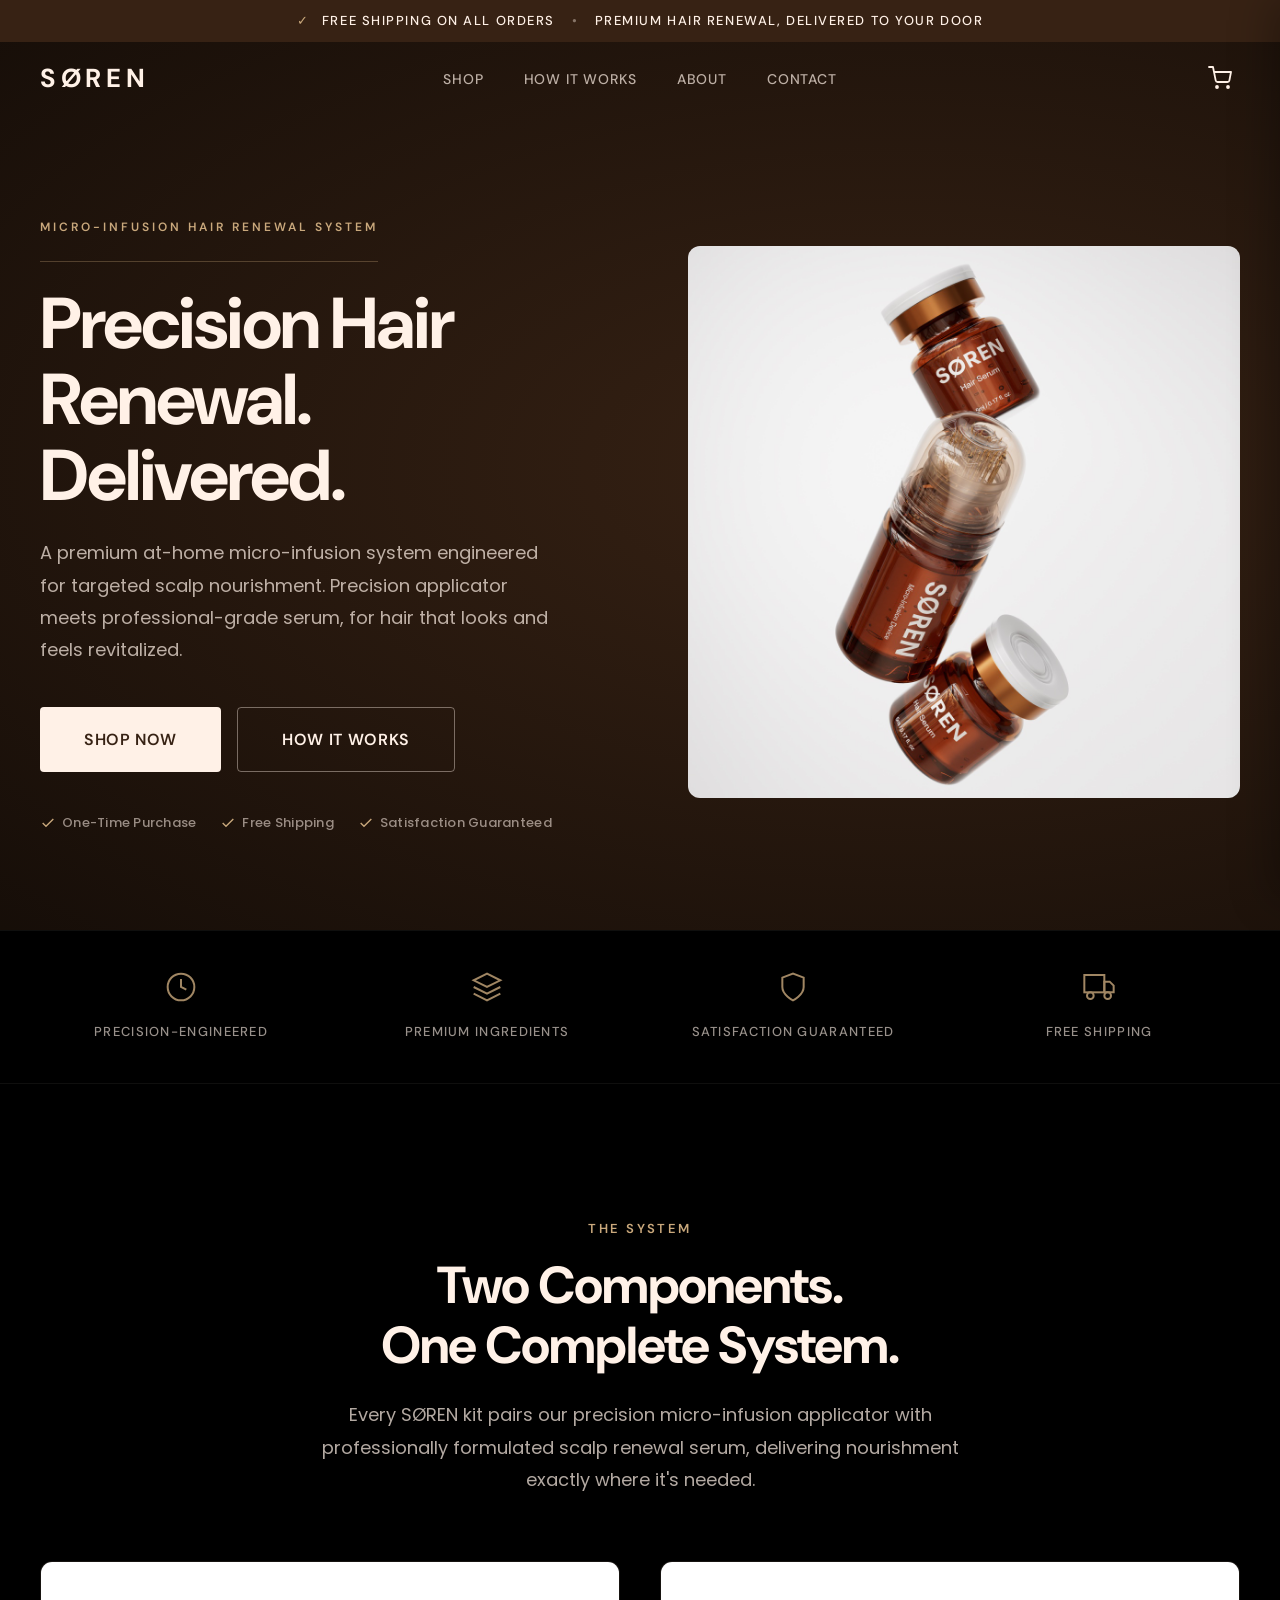
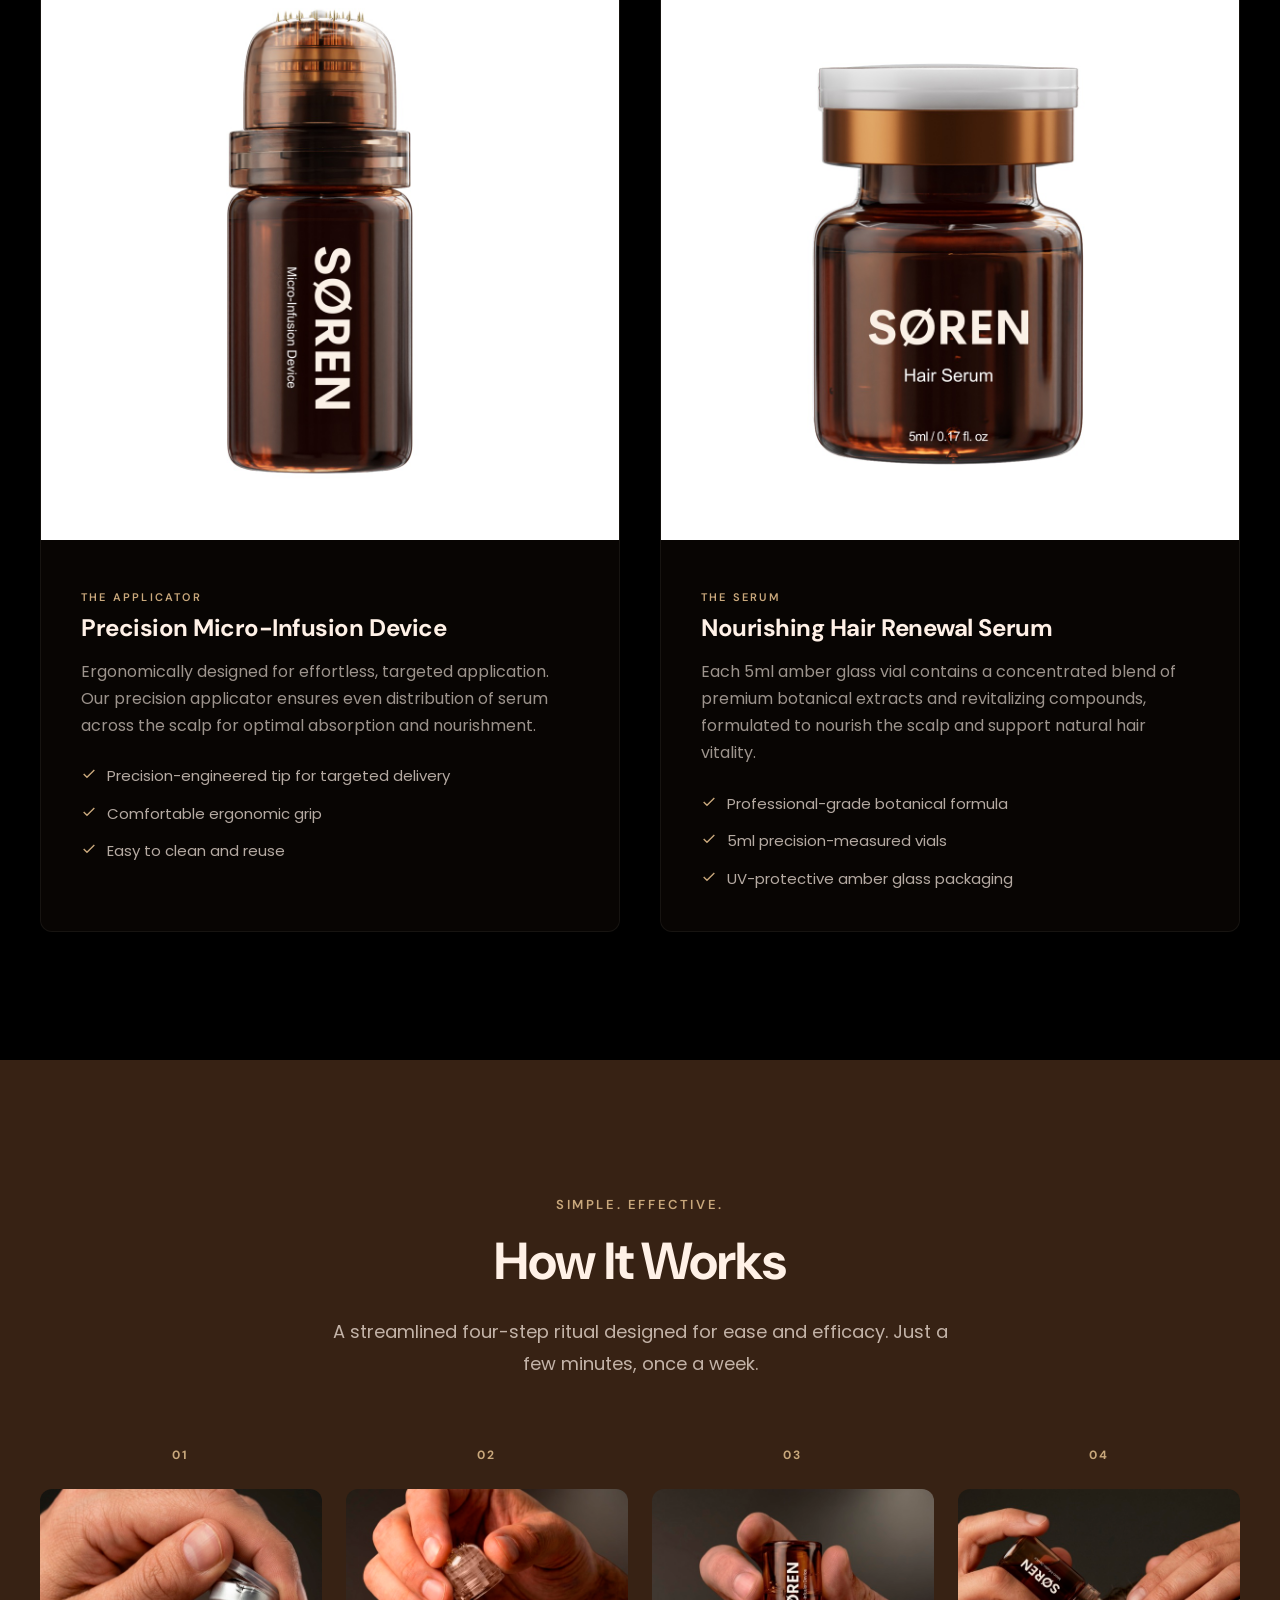
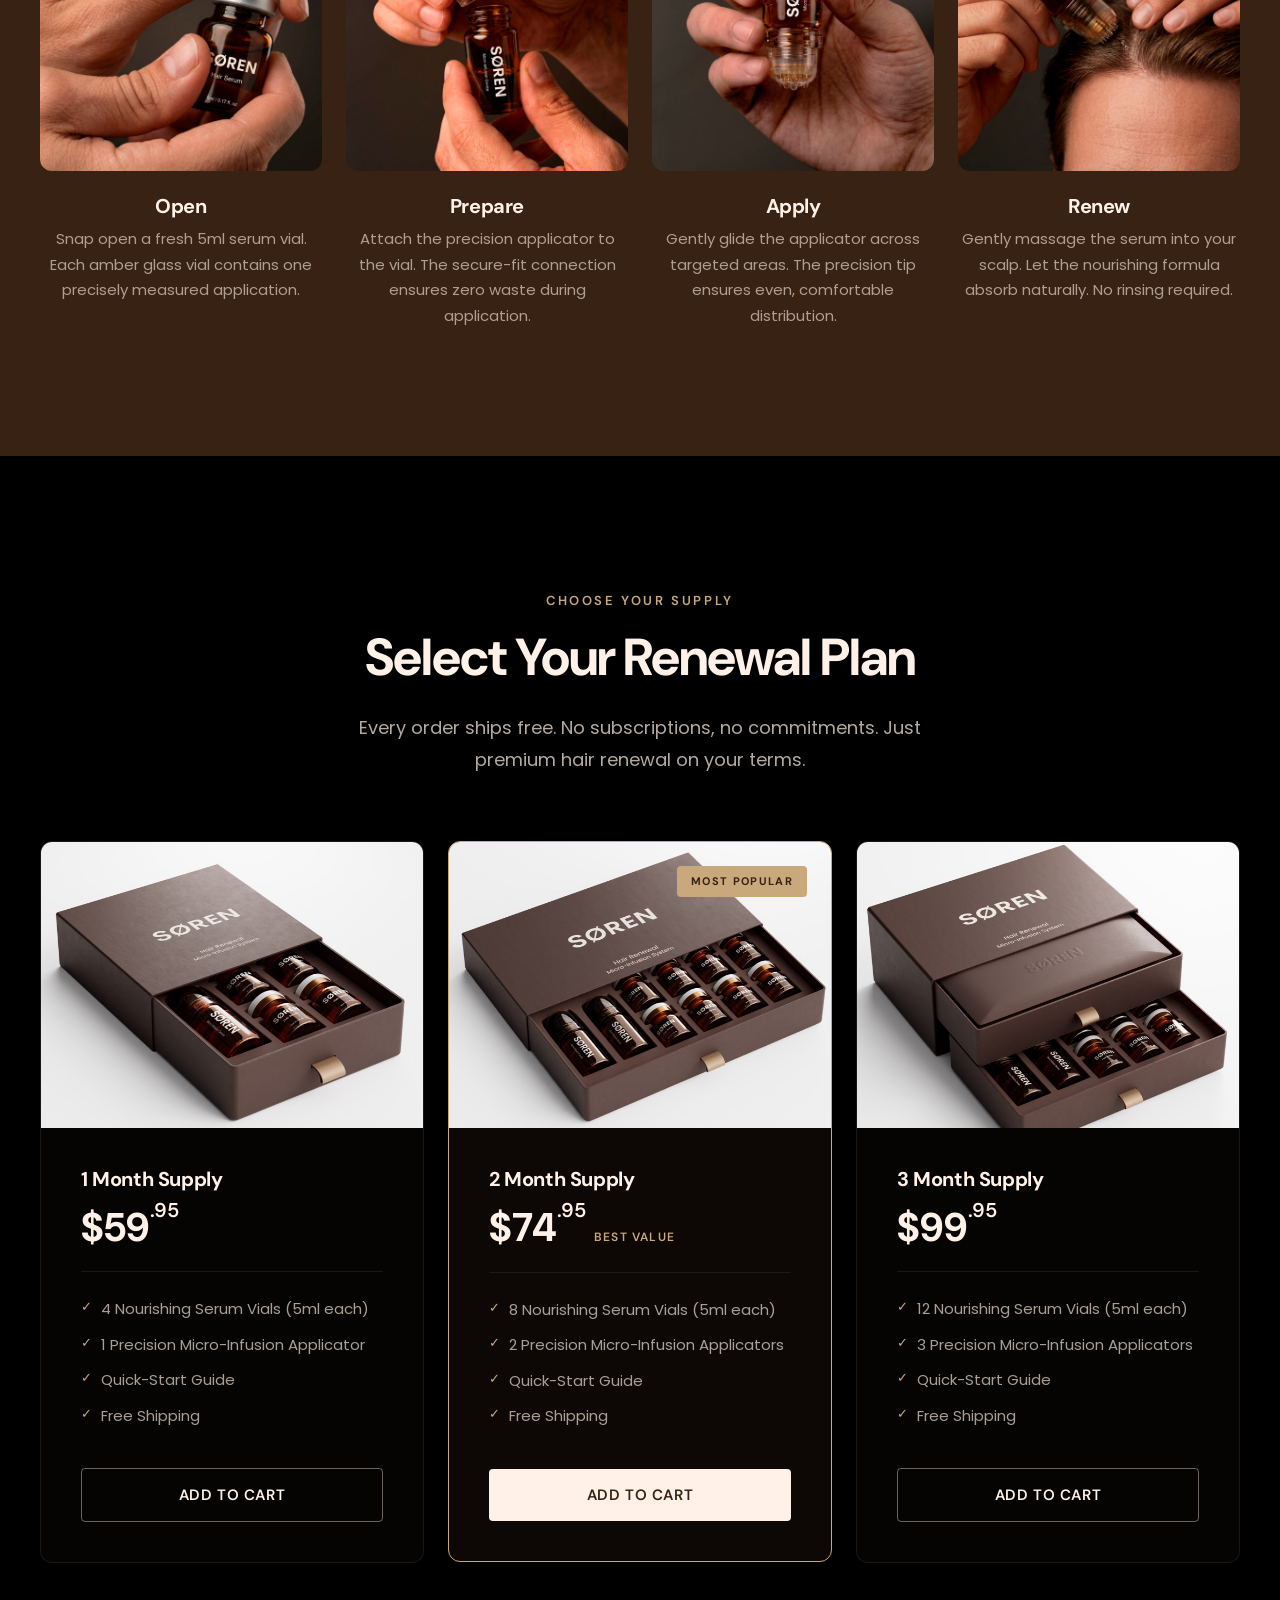
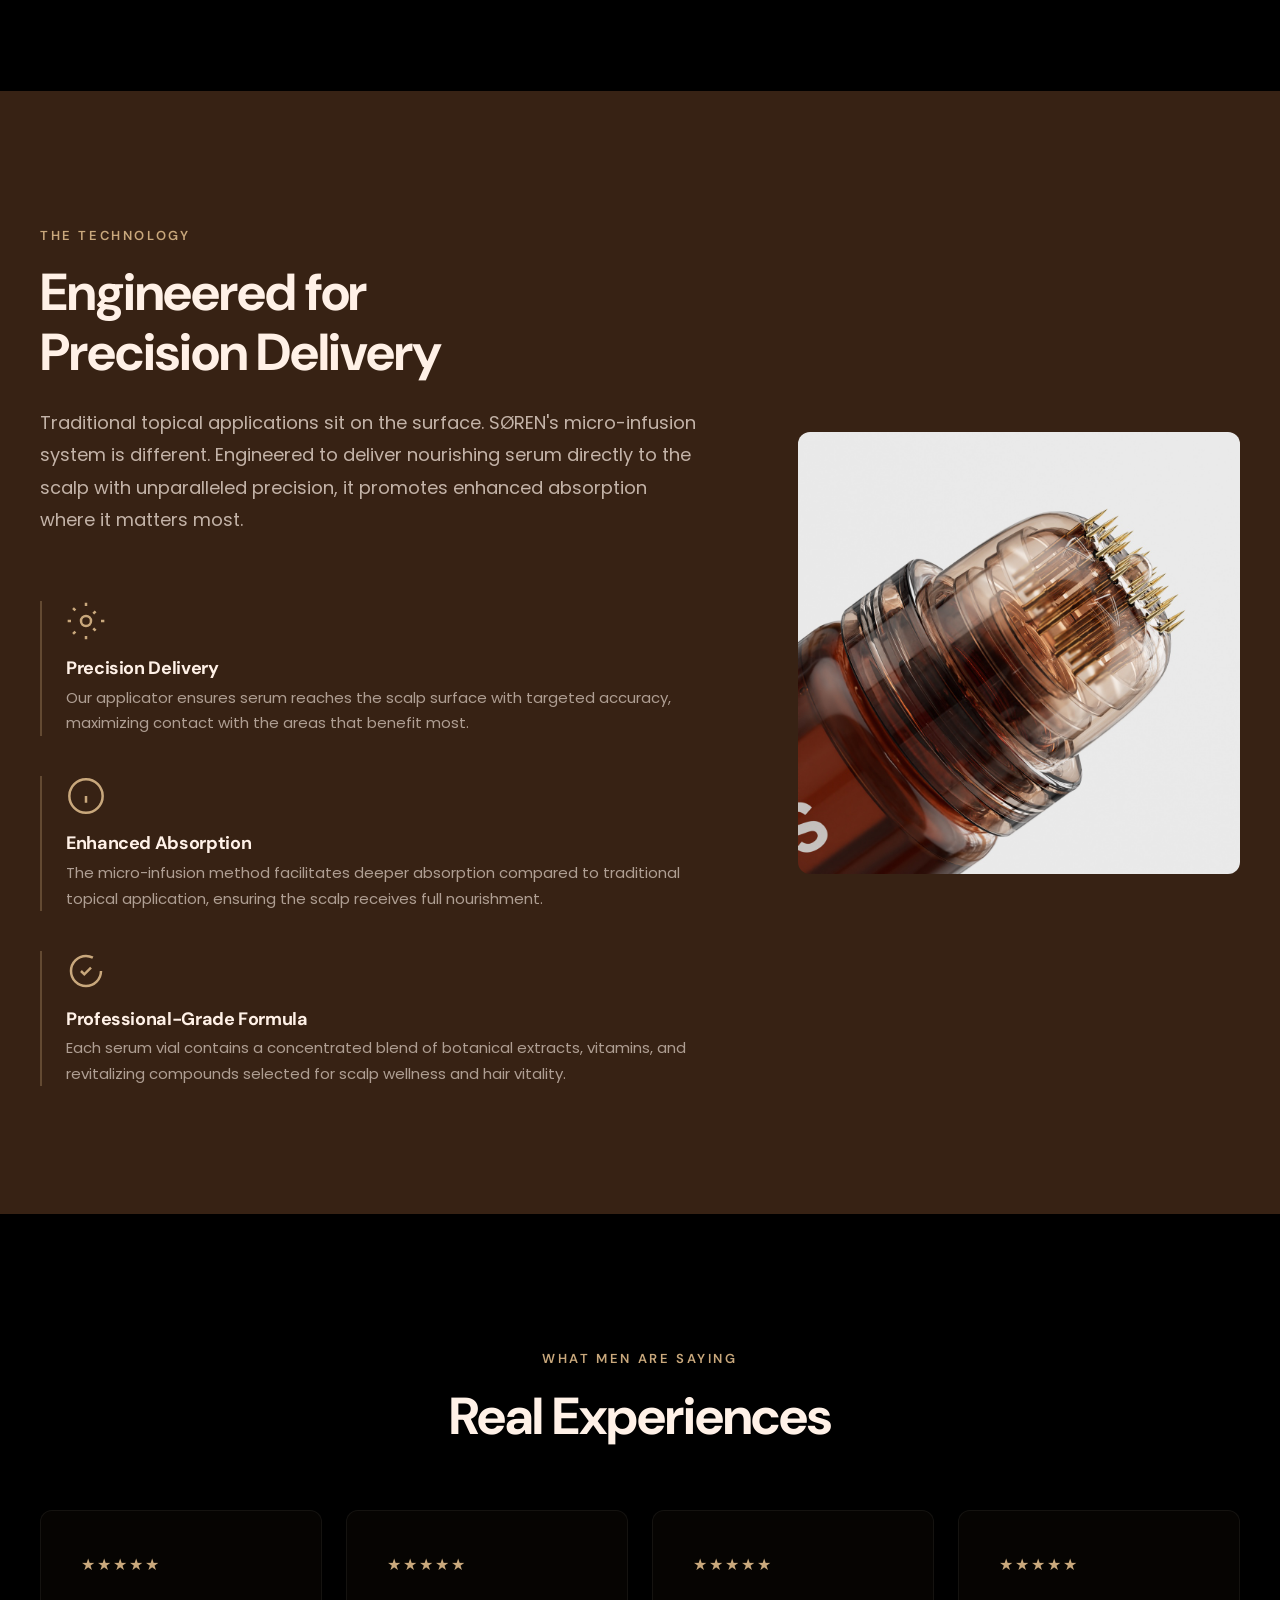
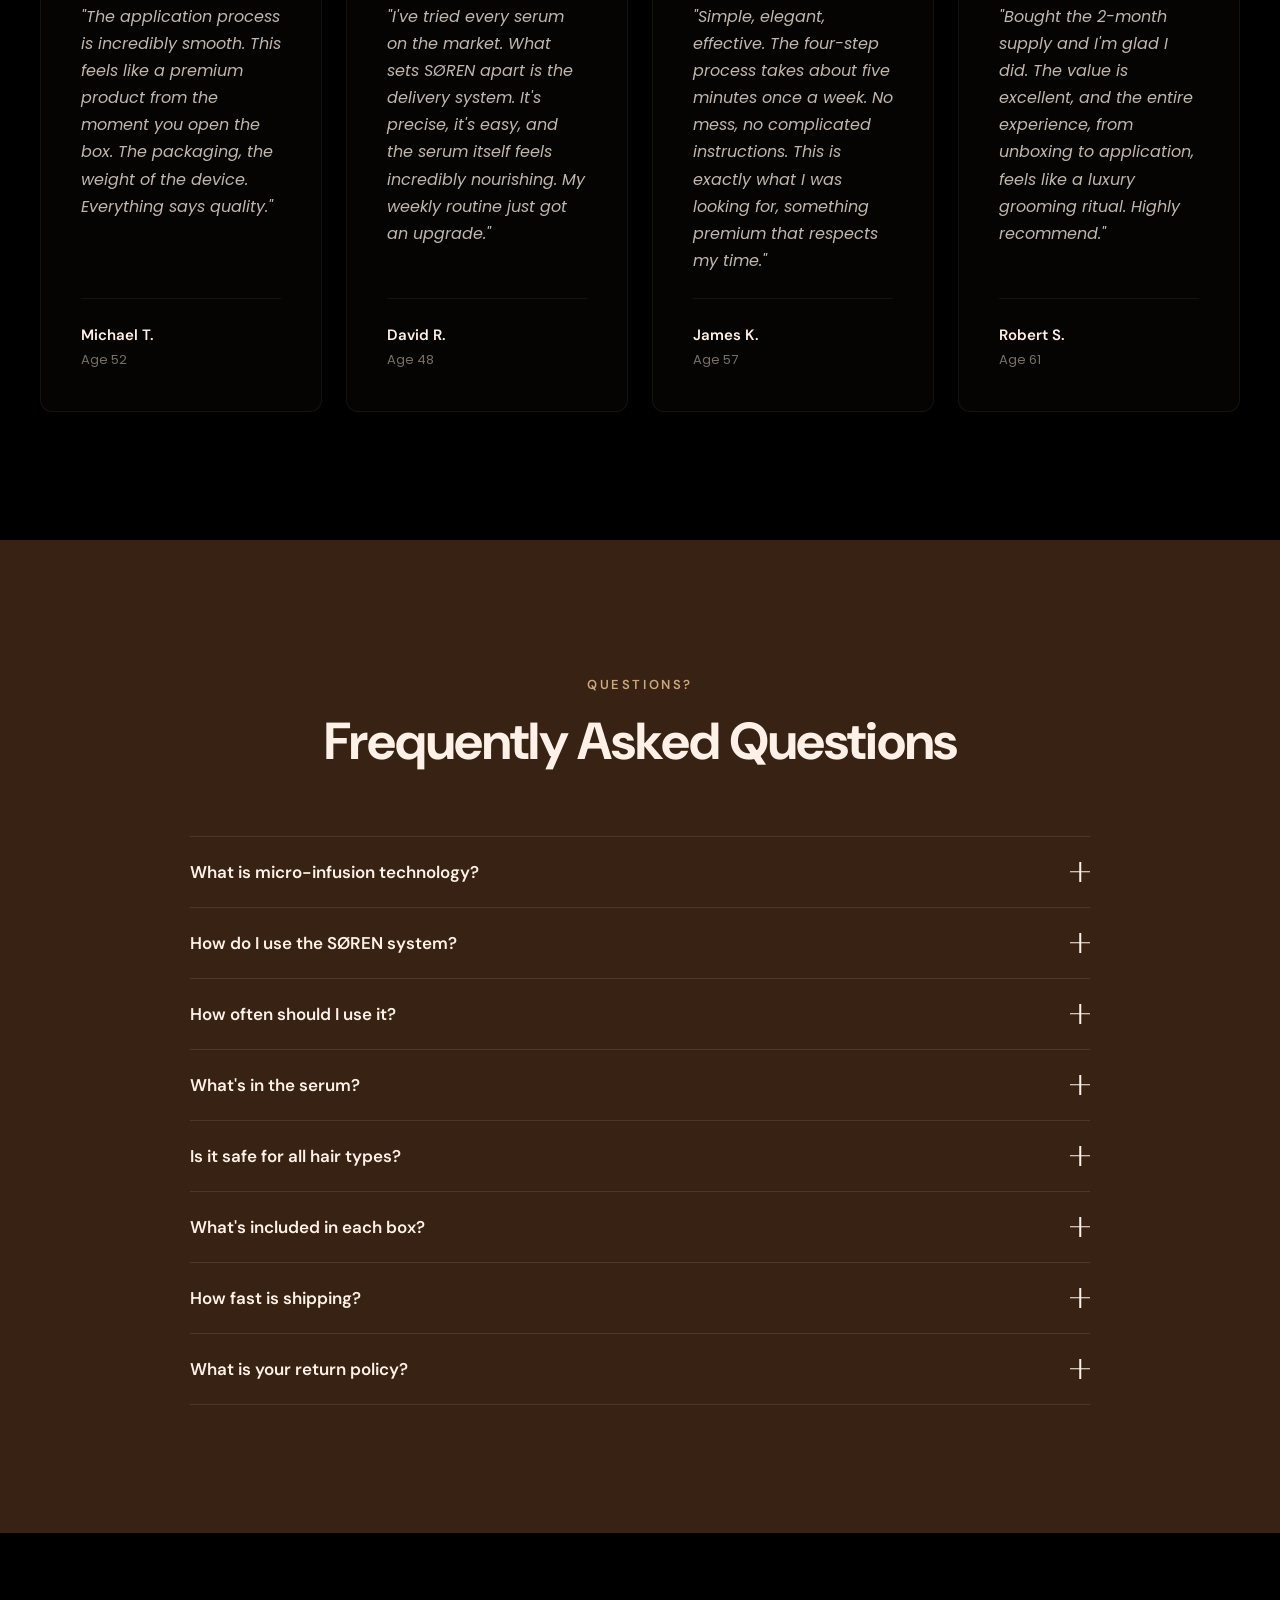
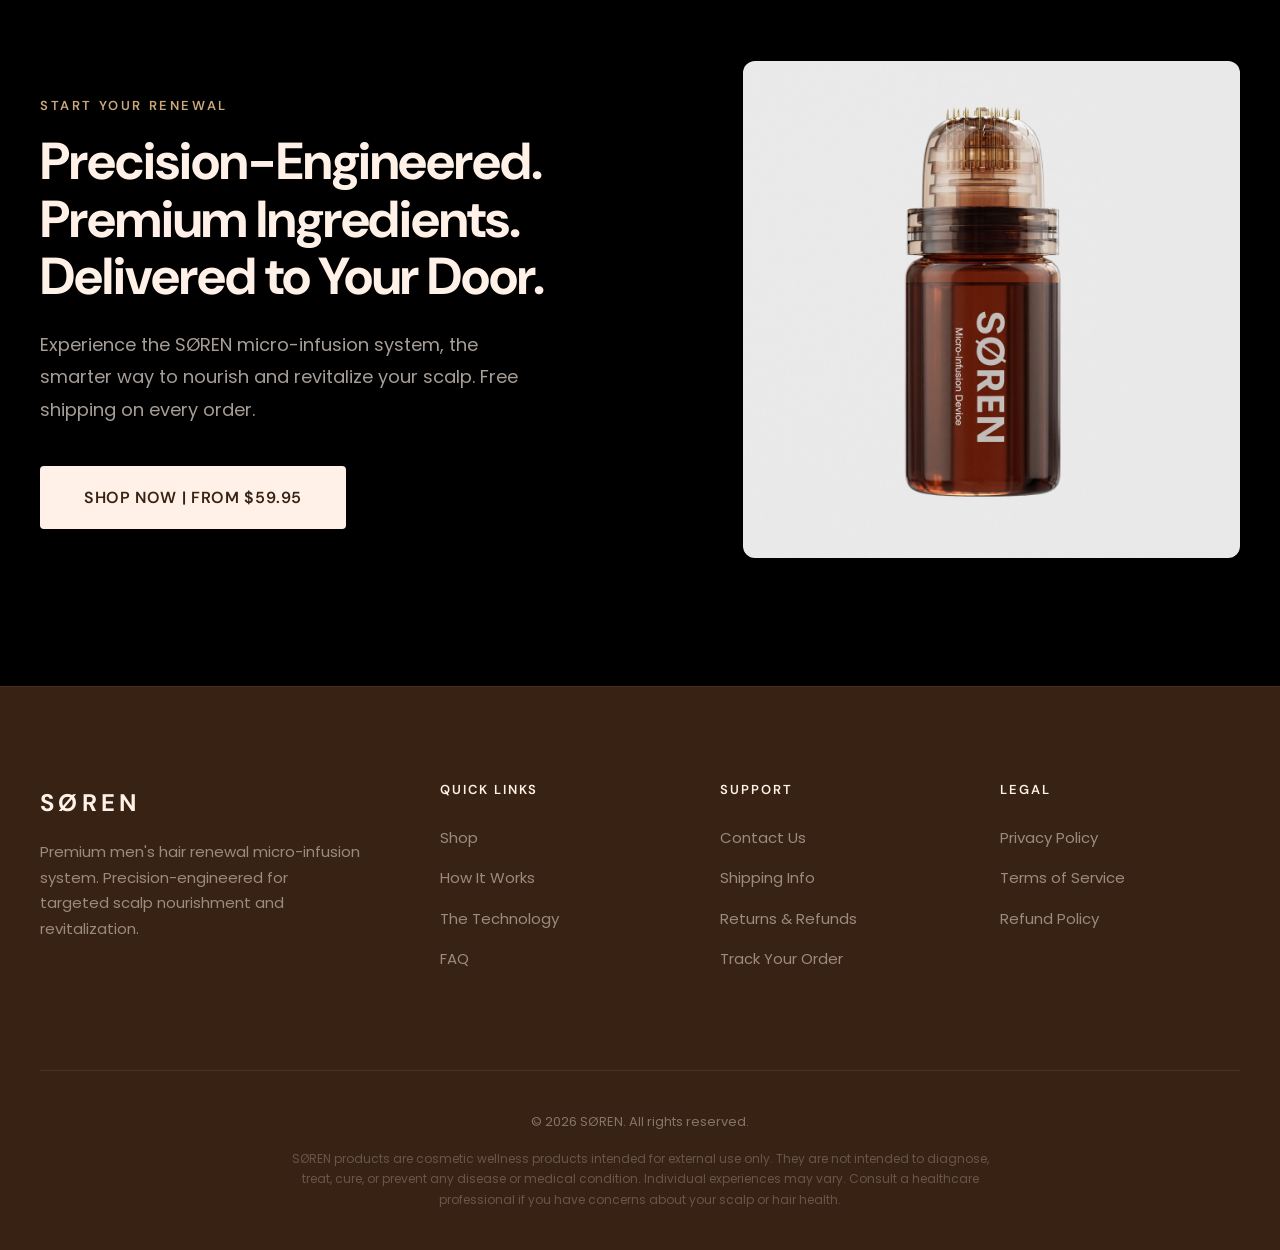
<file: index.html>
<!DOCTYPE html>
<html lang="en">
<head>
  <meta charset="UTF-8">
  <meta name="viewport" content="width=device-width, initial-scale=1.0">
  <meta name="description" content="SØREN | Premium men's hair renewal micro-infusion system. Precision-engineered for scalp nourishment and revitalization.">
  <title>SØREN | Precision Hair Renewal System</title>

  <!-- Preconnect for performance -->
  <link rel="preconnect" href="https://fonts.googleapis.com">
  <link rel="preconnect" href="https://fonts.gstatic.com" crossorigin>
  <link href="https://fonts.googleapis.com/css2?family=DM+Sans:ital,opsz,wght@0,9..40,300;0,9..40,400;0,9..40,500;0,9..40,600;0,9..40,700;1,9..40,400&family=Poppins:wght@300;400;500;600&display=swap" rel="stylesheet">

  <link rel="stylesheet" href="styles.css">
</head>
<body>

  <!-- ============================================
       SECTION: Announcement Bar
       Shopify Section: announcement-bar
  ============================================= -->
  <div id="announcement-bar" class="announcement-bar" role="banner">
    <div class="announcement-bar__inner">
      <p class="announcement-bar__text">
        <span class="announcement-bar__icon">&#10003;</span>
        Free Shipping on All Orders
        <span class="announcement-bar__separator">&#8226;</span>
        Premium Hair Renewal, Delivered to Your Door
      </p>
    </div>
  </div>

  <!-- ============================================
       SECTION: Navigation
       Shopify Section: header
  ============================================= -->
  <header id="header" class="header">
    <nav class="nav" aria-label="Main navigation">
      <div class="nav__inner container">
        <!-- Logo -->
        <a href="/" class="nav__logo" aria-label="SØREN Home">SØREN</a>

        <!-- Mobile Toggle -->
        <button class="nav__toggle" id="nav-toggle" aria-label="Toggle menu" aria-expanded="false">
          <span class="nav__toggle-bar"></span>
          <span class="nav__toggle-bar"></span>
          <span class="nav__toggle-bar"></span>
        </button>

        <!-- Nav Links -->
        <ul class="nav__links" id="nav-links">
          <li><a href="#shop" class="nav__link">Shop</a></li>
          <li><a href="#how-it-works" class="nav__link">How It Works</a></li>
          <li><a href="#science" class="nav__link">About</a></li>
          <li><a href="contact.html" class="nav__link">Contact</a></li>
        </ul>

        <!-- CTA -->
        <button class="cart-icon-btn" id="cart-icon-btn" aria-label="Open cart">
          <svg width="24" height="24" viewBox="0 0 24 24" fill="none" stroke="currentColor" stroke-width="1.8" stroke-linecap="round" stroke-linejoin="round"><circle cx="9" cy="21" r="1"/><circle cx="20" cy="21" r="1"/><path d="M1 1h4l2.68 13.39a2 2 0 0 0 2 1.61h9.72a2 2 0 0 0 2-1.61L23 6H6"/></svg>
          <span class="cart-badge" id="cart-badge" style="display:none;">0</span>
        </button>
      </div>
    </nav>
  </header>

  <main>

    <!-- ============================================
         SECTION: Hero
         Shopify Section: hero-banner
    ============================================= -->
    <section id="hero" class="hero">
      <div class="hero__bg-overlay"></div>
      <div class="hero__inner container">
        <div class="hero__content reveal">
          <span class="hero__eyebrow">Micro-Infusion Hair Renewal System</span>
          <h1 class="hero__title">Precision Hair<br>Renewal. Delivered.</h1>
          <p class="hero__subtitle">A premium at-home micro-infusion system engineered for targeted scalp nourishment. Precision applicator meets professional-grade serum, for hair that looks and feels revitalized.</p>
          <div class="hero__actions">
            <a href="#shop" class="btn btn--primary btn--large">Shop Now</a>
            <a href="#how-it-works" class="btn btn--outline btn--large">How It Works</a>
          </div>
          <div class="hero__meta">
            <span class="hero__meta-item">
              <svg width="16" height="16" viewBox="0 0 24 24" fill="none" stroke="currentColor" stroke-width="2"><path d="M20 6L9 17l-5-5"/></svg>
              One-Time Purchase
            </span>
            <span class="hero__meta-item">
              <svg width="16" height="16" viewBox="0 0 24 24" fill="none" stroke="currentColor" stroke-width="2"><path d="M20 6L9 17l-5-5"/></svg>
              Free Shipping
            </span>
            <span class="hero__meta-item">
              <svg width="16" height="16" viewBox="0 0 24 24" fill="none" stroke="currentColor" stroke-width="2"><path d="M20 6L9 17l-5-5"/></svg>
              Satisfaction Guaranteed
            </span>
          </div>
        </div>
        <div class="hero__image reveal reveal--delay-1">
          <img src="assets/images/optimized/products/floating-kit.jpg" alt="SØREN Hair Renewal Micro-Infusion Kit, precision applicator and nourishing serum vials" width="700" height="700" loading="eager">
        </div>
      </div>
    </section>

    <!-- ============================================
         SECTION: Trust Bar
         Shopify Section: trust-bar
    ============================================= -->
    <section class="trust-bar">
      <div class="trust-bar__inner container">
        <div class="trust-bar__item reveal">
          <div class="trust-bar__icon">
            <svg width="32" height="32" viewBox="0 0 24 24" fill="none" stroke="currentColor" stroke-width="1.5"><circle cx="12" cy="12" r="10"/><path d="M12 6v6l4 2"/></svg>
          </div>
          <span class="trust-bar__label">Precision-Engineered</span>
        </div>
        <div class="trust-bar__item reveal reveal--delay-1">
          <div class="trust-bar__icon">
            <svg width="32" height="32" viewBox="0 0 24 24" fill="none" stroke="currentColor" stroke-width="1.5"><path d="M12 2L2 7l10 5 10-5-10-5z"/><path d="M2 17l10 5 10-5"/><path d="M2 12l10 5 10-5"/></svg>
          </div>
          <span class="trust-bar__label">Premium Ingredients</span>
        </div>
        <div class="trust-bar__item reveal reveal--delay-2">
          <div class="trust-bar__icon">
            <svg width="32" height="32" viewBox="0 0 24 24" fill="none" stroke="currentColor" stroke-width="1.5"><path d="M12 22s8-4 8-10V5l-8-3-8 3v7c0 6 8 10 8 10z"/></svg>
          </div>
          <span class="trust-bar__label">Satisfaction Guaranteed</span>
        </div>
        <div class="trust-bar__item reveal reveal--delay-3">
          <div class="trust-bar__icon">
            <svg width="32" height="32" viewBox="0 0 24 24" fill="none" stroke="currentColor" stroke-width="1.5"><rect x="1" y="3" width="15" height="13"/><polygon points="16 8 20 8 23 11 23 16 16 16 16 8"/><circle cx="5.5" cy="18.5" r="2.5"/><circle cx="18.5" cy="18.5" r="2.5"/></svg>
          </div>
          <span class="trust-bar__label">Free Shipping</span>
        </div>
      </div>
    </section>

    <!-- ============================================
         SECTION: Product Showcase
         Shopify Section: product-showcase
    ============================================= -->
    <section id="products" class="product-showcase">
      <div class="product-showcase__inner container">
        <div class="section-header reveal">
          <span class="section-eyebrow">The System</span>
          <h2 class="section-title">Two Components.<br>One Complete System.</h2>
          <p class="section-subtitle">Every SØREN kit pairs our precision micro-infusion applicator with professionally formulated scalp renewal serum, delivering nourishment exactly where it's needed.</p>
        </div>

        <div class="product-showcase__grid">
          <!-- Device -->
          <div class="product-card reveal">
            <div class="product-card__image-wrap">
              <img src="assets/images/optimized/products/device.jpg" alt="SØREN Precision Micro-Infusion Applicator" width="600" height="600" loading="lazy">
            </div>
            <div class="product-card__content">
              <span class="product-card__tag">The Applicator</span>
              <h3 class="product-card__title">Precision Micro-Infusion Device</h3>
              <p class="product-card__desc">Ergonomically designed for effortless, targeted application. Our precision applicator ensures even distribution of serum across the scalp for optimal absorption and nourishment.</p>
              <ul class="product-card__features">
                <li>
                  <svg width="16" height="16" viewBox="0 0 24 24" fill="none" stroke="currentColor" stroke-width="2"><path d="M20 6L9 17l-5-5"/></svg>
                  Precision-engineered tip for targeted delivery
                </li>
                <li>
                  <svg width="16" height="16" viewBox="0 0 24 24" fill="none" stroke="currentColor" stroke-width="2"><path d="M20 6L9 17l-5-5"/></svg>
                  Comfortable ergonomic grip
                </li>
                <li>
                  <svg width="16" height="16" viewBox="0 0 24 24" fill="none" stroke="currentColor" stroke-width="2"><path d="M20 6L9 17l-5-5"/></svg>
                  Easy to clean and reuse
                </li>
              </ul>
            </div>
          </div>

          <!-- Serum -->
          <div class="product-card reveal reveal--delay-1">
            <div class="product-card__image-wrap">
              <img src="assets/images/optimized/products/serum-vial.jpg" alt="SØREN Nourishing Hair Renewal Serum, 5ml amber glass vial" width="600" height="600" loading="lazy">
            </div>
            <div class="product-card__content">
              <span class="product-card__tag">The Serum</span>
              <h3 class="product-card__title">Nourishing Hair Renewal Serum</h3>
              <p class="product-card__desc">Each 5ml amber glass vial contains a concentrated blend of premium botanical extracts and revitalizing compounds, formulated to nourish the scalp and support natural hair vitality.</p>
              <ul class="product-card__features">
                <li>
                  <svg width="16" height="16" viewBox="0 0 24 24" fill="none" stroke="currentColor" stroke-width="2"><path d="M20 6L9 17l-5-5"/></svg>
                  Professional-grade botanical formula
                </li>
                <li>
                  <svg width="16" height="16" viewBox="0 0 24 24" fill="none" stroke="currentColor" stroke-width="2"><path d="M20 6L9 17l-5-5"/></svg>
                  5ml precision-measured vials
                </li>
                <li>
                  <svg width="16" height="16" viewBox="0 0 24 24" fill="none" stroke="currentColor" stroke-width="2"><path d="M20 6L9 17l-5-5"/></svg>
                  UV-protective amber glass packaging
                </li>
              </ul>
            </div>
          </div>
        </div>
      </div>
    </section>

    <!-- ============================================
         SECTION: How It Works
         Shopify Section: how-it-works
    ============================================= -->
    <section id="how-it-works" class="how-it-works">
      <div class="how-it-works__inner container">
        <div class="section-header reveal">
          <span class="section-eyebrow">Simple. Effective.</span>
          <h2 class="section-title">How It Works</h2>
          <p class="section-subtitle">A streamlined four-step ritual designed for ease and efficacy. Just a few minutes, once a week.</p>
        </div>

        <div class="steps-grid">
          <div class="step-card reveal">
            <div class="step-card__number">01</div>
            <div class="step-card__image-wrap">
              <img src="assets/images/optimized/steps/step-1.jpg" alt="Step 1: Open the serum vial" width="400" height="400" loading="lazy">
            </div>
            <h3 class="step-card__title">Open</h3>
            <p class="step-card__desc">Snap open a fresh 5ml serum vial. Each amber glass vial contains one precisely measured application.</p>
          </div>

          <div class="step-card reveal reveal--delay-1">
            <div class="step-card__number">02</div>
            <div class="step-card__image-wrap">
              <img src="assets/images/optimized/steps/step-3.jpg" alt="Step 2: Attach the device to the serum vial" width="400" height="400" loading="lazy">
            </div>
            <h3 class="step-card__title">Prepare</h3>
            <p class="step-card__desc">Attach the precision applicator to the vial. The secure-fit connection ensures zero waste during application.</p>
          </div>

          <div class="step-card reveal reveal--delay-2">
            <div class="step-card__number">03</div>
            <div class="step-card__image-wrap">
              <img src="assets/images/optimized/steps/step-5.jpg" alt="Step 3: Device primed and ready to apply" width="400" height="400" loading="lazy">
            </div>
            <h3 class="step-card__title">Apply</h3>
            <p class="step-card__desc">Gently glide the applicator across targeted areas. The precision tip ensures even, comfortable distribution.</p>
          </div>

          <div class="step-card reveal reveal--delay-3">
            <div class="step-card__number">04</div>
            <div class="step-card__image-wrap">
              <img src="assets/images/optimized/steps/step-6.jpg" alt="Step 4: Massage and let the serum nourish the scalp" width="400" height="400" loading="lazy">
            </div>
            <h3 class="step-card__title">Renew</h3>
            <p class="step-card__desc">Gently massage the serum into your scalp. Let the nourishing formula absorb naturally. No rinsing required.</p>
          </div>
        </div>
      </div>
    </section>

    <!-- ============================================
         SECTION: Shop / Pricing
         Shopify Section: pricing-cards
    ============================================= -->
    <section id="shop" class="pricing">
      <div class="pricing__inner container">
        <div class="section-header reveal">
          <span class="section-eyebrow">Choose Your Supply</span>
          <h2 class="section-title">Select Your Renewal Plan</h2>
          <p class="section-subtitle">Every order ships free. No subscriptions, no commitments. Just premium hair renewal on your terms.</p>
        </div>

        <div class="pricing__grid">
          <!-- 1 Month -->
          <div class="pricing-card reveal" data-product-id="soren-1-month" data-price="59.95" data-variant="1-month-supply">
            <div class="pricing-card__image-wrap">
              <img src="assets/images/optimized/boxes/4-renewal.jpg" alt="SØREN 1 Month Supply, 4 serum vials and 1 precision applicator" width="500" height="500" loading="lazy">
            </div>
            <div class="pricing-card__content">
              <h3 class="pricing-card__title">1 Month Supply</h3>
              <div class="pricing-card__price">
                <span class="pricing-card__amount">$59<sup>.95</sup></span>
              </div>
              <ul class="pricing-card__includes">
                <li>4 Nourishing Serum Vials (5ml each)</li>
                <li>1 Precision Micro-Infusion Applicator</li>
                <li>Quick-Start Guide</li>
                <li>Free Shipping</li>
              </ul>
              <button class="btn btn--secondary btn--full pricing-card__cta" data-action="add-to-cart" data-variant="1-month-supply">Add to Cart</button>
            </div>
          </div>

          <!-- 2 Month - FEATURED -->
          <div class="pricing-card pricing-card--featured reveal reveal--delay-1" data-product-id="soren-2-month" data-price="74.95" data-variant="2-month-supply">
            <div class="pricing-card__badge">Most Popular</div>
            <div class="pricing-card__image-wrap">
              <img src="assets/images/optimized/boxes/8-renewal.jpg" alt="SØREN 2 Month Supply, 8 serum vials and 2 precision applicators" width="500" height="500" loading="lazy">
            </div>
            <div class="pricing-card__content">
              <h3 class="pricing-card__title">2 Month Supply</h3>
              <div class="pricing-card__price">
                <span class="pricing-card__amount">$74<sup>.95</sup></span>
                <span class="pricing-card__savings">Best Value</span>
              </div>
              <ul class="pricing-card__includes">
                <li>8 Nourishing Serum Vials (5ml each)</li>
                <li>2 Precision Micro-Infusion Applicators</li>
                <li>Quick-Start Guide</li>
                <li>Free Shipping</li>
              </ul>
              <button class="btn btn--primary btn--full pricing-card__cta" data-action="add-to-cart" data-variant="2-month-supply">Add to Cart</button>
            </div>
          </div>

          <!-- 3 Month -->
          <div class="pricing-card reveal reveal--delay-2" data-product-id="soren-3-month" data-price="99.95" data-variant="3-month-supply">
            <div class="pricing-card__image-wrap">
              <img src="assets/images/optimized/boxes/12-renewal.jpg" alt="SØREN 3 Month Supply, 12 serum vials and 3 precision applicators" width="500" height="500" loading="lazy">
            </div>
            <div class="pricing-card__content">
              <h3 class="pricing-card__title">3 Month Supply</h3>
              <div class="pricing-card__price">
                <span class="pricing-card__amount">$99<sup>.95</sup></span>
              </div>
              <ul class="pricing-card__includes">
                <li>12 Nourishing Serum Vials (5ml each)</li>
                <li>3 Precision Micro-Infusion Applicators</li>
                <li>Quick-Start Guide</li>
                <li>Free Shipping</li>
              </ul>
              <button class="btn btn--secondary btn--full pricing-card__cta" data-action="add-to-cart" data-variant="3-month-supply">Add to Cart</button>
            </div>
          </div>
        </div>
      </div>
    </section>

    <!-- ============================================
         SECTION: The Science
         Shopify Section: science-info
    ============================================= -->
    <section id="science" class="science">
      <div class="science__inner container">
        <div class="science__content reveal">
          <span class="section-eyebrow">The Technology</span>
          <h2 class="section-title">Engineered for<br>Precision Delivery</h2>
          <p class="science__text">Traditional topical applications sit on the surface. SØREN's micro-infusion system is different. Engineered to deliver nourishing serum directly to the scalp with unparalleled precision, it promotes enhanced absorption where it matters most.</p>

          <div class="science__pillars">
            <div class="science__pillar">
              <div class="science__pillar-icon">
                <svg width="40" height="40" viewBox="0 0 24 24" fill="none" stroke="currentColor" stroke-width="1.5"><circle cx="12" cy="12" r="3"/><path d="M12 1v2M12 21v2M4.22 4.22l1.42 1.42M16.36 16.36l1.42 1.42M1 12h2M21 12h2M4.22 19.78l1.42-1.42M16.36 7.64l1.42-1.42"/></svg>
              </div>
              <h4>Precision Delivery</h4>
              <p>Our applicator ensures serum reaches the scalp surface with targeted accuracy, maximizing contact with the areas that benefit most.</p>
            </div>
            <div class="science__pillar">
              <div class="science__pillar-icon">
                <svg width="40" height="40" viewBox="0 0 24 24" fill="none" stroke="currentColor" stroke-width="1.5"><path d="M12 22c5.523 0 10-4.477 10-10S17.523 2 12 2 2 6.477 2 12s4.477 10 10 10z"/><path d="M12 16v-4M12 8h.01"/></svg>
              </div>
              <h4>Enhanced Absorption</h4>
              <p>The micro-infusion method facilitates deeper absorption compared to traditional topical application, ensuring the scalp receives full nourishment.</p>
            </div>
            <div class="science__pillar">
              <div class="science__pillar-icon">
                <svg width="40" height="40" viewBox="0 0 24 24" fill="none" stroke="currentColor" stroke-width="1.5"><path d="M9 12l2 2 4-4"/><path d="M21 12c0 4.97-4.03 9-9 9s-9-4.03-9-9 4.03-9 9-9c1.48 0 2.88.36 4.11.99"/></svg>
              </div>
              <h4>Professional-Grade Formula</h4>
              <p>Each serum vial contains a concentrated blend of botanical extracts, vitamins, and revitalizing compounds selected for scalp wellness and hair vitality.</p>
            </div>
          </div>
        </div>
        <div class="science__image reveal reveal--delay-1">
          <img src="assets/images/optimized/products/device-closeup.jpg" alt="Close-up of SØREN precision micro-infusion applicator" width="600" height="600" loading="lazy">
        </div>
      </div>
    </section>

    <!-- ============================================
         SECTION: Testimonials
         Shopify Section: testimonials
    ============================================= -->
    <section id="testimonials" class="testimonials">
      <div class="testimonials__inner container">
        <div class="section-header reveal">
          <span class="section-eyebrow">What Men Are Saying</span>
          <h2 class="section-title">Real Experiences</h2>
        </div>

        <div class="testimonials__grid">
          <div class="testimonial-card reveal">
            <div class="testimonial-card__stars">&#9733;&#9733;&#9733;&#9733;&#9733;</div>
            <blockquote class="testimonial-card__quote">"The application process is incredibly smooth. This feels like a premium product from the moment you open the box. The packaging, the weight of the device. Everything says quality."</blockquote>
            <div class="testimonial-card__author">
              <div class="testimonial-card__author-info">
                <span class="testimonial-card__name">Michael T.</span>
                <span class="testimonial-card__age">Age 52</span>
              </div>
            </div>
          </div>

          <div class="testimonial-card reveal reveal--delay-1">
            <div class="testimonial-card__stars">&#9733;&#9733;&#9733;&#9733;&#9733;</div>
            <blockquote class="testimonial-card__quote">"I've tried every serum on the market. What sets SØREN apart is the delivery system. It's precise, it's easy, and the serum itself feels incredibly nourishing. My weekly routine just got an upgrade."</blockquote>
            <div class="testimonial-card__author">
              <div class="testimonial-card__author-info">
                <span class="testimonial-card__name">David R.</span>
                <span class="testimonial-card__age">Age 48</span>
              </div>
            </div>
          </div>

          <div class="testimonial-card reveal reveal--delay-2">
            <div class="testimonial-card__stars">&#9733;&#9733;&#9733;&#9733;&#9733;</div>
            <blockquote class="testimonial-card__quote">"Simple, elegant, effective. The four-step process takes about five minutes once a week. No mess, no complicated instructions. This is exactly what I was looking for, something premium that respects my time."</blockquote>
            <div class="testimonial-card__author">
              <div class="testimonial-card__author-info">
                <span class="testimonial-card__name">James K.</span>
                <span class="testimonial-card__age">Age 57</span>
              </div>
            </div>
          </div>

          <div class="testimonial-card reveal reveal--delay-3">
            <div class="testimonial-card__stars">&#9733;&#9733;&#9733;&#9733;&#9733;</div>
            <blockquote class="testimonial-card__quote">"Bought the 2-month supply and I'm glad I did. The value is excellent, and the entire experience, from unboxing to application, feels like a luxury grooming ritual. Highly recommend."</blockquote>
            <div class="testimonial-card__author">
              <div class="testimonial-card__author-info">
                <span class="testimonial-card__name">Robert S.</span>
                <span class="testimonial-card__age">Age 61</span>
              </div>
            </div>
          </div>
        </div>
      </div>
    </section>

    <!-- ============================================
         SECTION: FAQ
         Shopify Section: faq-accordion
    ============================================= -->
    <section id="faq" class="faq">
      <div class="faq__inner container">
        <div class="section-header reveal">
          <span class="section-eyebrow">Questions?</span>
          <h2 class="section-title">Frequently Asked Questions</h2>
        </div>

        <div class="faq__accordion reveal">
          <div class="faq-item">
            <button class="faq-item__question" aria-expanded="false">
              <span>What is micro-infusion technology?</span>
              <span class="faq-item__icon" aria-hidden="true"></span>
            </button>
            <div class="faq-item__answer">
              <p>Micro-infusion is a precision delivery method that applies nourishing serum directly to the scalp surface using a specially engineered applicator. Unlike traditional topical products that simply sit on the hair, our system ensures the formula reaches the scalp for enhanced absorption and targeted nourishment.</p>
            </div>
          </div>

          <div class="faq-item">
            <button class="faq-item__question" aria-expanded="false">
              <span>How do I use the SØREN system?</span>
              <span class="faq-item__icon" aria-hidden="true"></span>
            </button>
            <div class="faq-item__answer">
              <p>It's a simple four-step process: open a fresh serum vial, attach the precision applicator, gently glide across targeted areas of the scalp, then massage the serum in. The entire process takes approximately five minutes. No rinsing is required after application.</p>
            </div>
          </div>

          <div class="faq-item">
            <button class="faq-item__question" aria-expanded="false">
              <span>How often should I use it?</span>
              <span class="faq-item__icon" aria-hidden="true"></span>
            </button>
            <div class="faq-item__answer">
              <p>We recommend using the SØREN system once per week. Each vial is designed for a single application session. Consistency is key. Establishing a regular weekly routine allows the nourishing formula to continuously support scalp wellness.</p>
            </div>
          </div>

          <div class="faq-item">
            <button class="faq-item__question" aria-expanded="false">
              <span>What's in the serum?</span>
              <span class="faq-item__icon" aria-hidden="true"></span>
            </button>
            <div class="faq-item__answer">
              <p>Our serum is a concentrated blend of botanical extracts, vitamins, and nourishing compounds formulated for scalp wellness and hair vitality. Each 5ml vial is packaged in UV-protective amber glass to preserve freshness and potency. The formula is free from parabens, sulfates, and artificial fragrances.</p>
            </div>
          </div>

          <div class="faq-item">
            <button class="faq-item__question" aria-expanded="false">
              <span>Is it safe for all hair types?</span>
              <span class="faq-item__icon" aria-hidden="true"></span>
            </button>
            <div class="faq-item__answer">
              <p>Yes. The SØREN system is designed to be gentle and effective across all hair types and textures. The serum formula is hypoallergenic and suitable for sensitive scalps. If you have specific concerns or skin conditions, we always recommend consulting with your dermatologist first.</p>
            </div>
          </div>

          <div class="faq-item">
            <button class="faq-item__question" aria-expanded="false">
              <span>What's included in each box?</span>
              <span class="faq-item__icon" aria-hidden="true"></span>
            </button>
            <div class="faq-item__answer">
              <p>Each SØREN kit includes the corresponding number of serum vials (4, 8, or 12 depending on the supply you choose), precision micro-infusion applicator(s), and a detailed quick-start guide. Everything you need arrives in one premium, thoughtfully designed package.</p>
            </div>
          </div>

          <div class="faq-item">
            <button class="faq-item__question" aria-expanded="false">
              <span>How fast is shipping?</span>
              <span class="faq-item__icon" aria-hidden="true"></span>
            </button>
            <div class="faq-item__answer">
              <p>All orders ship free within the United States. Orders are processed within 1–2 business days and typically arrive within 5–7 business days via standard shipping. Expedited shipping options are available at checkout for an additional fee.</p>
            </div>
          </div>

          <div class="faq-item">
            <button class="faq-item__question" aria-expanded="false">
              <span>What is your return policy?</span>
              <span class="faq-item__icon" aria-hidden="true"></span>
            </button>
            <div class="faq-item__answer">
              <p>We stand behind SØREN with a 90-day money-back guarantee. If you're not completely satisfied with your purchase for any reason, contact our support team within 90 days of delivery for a full refund. In most cases, you will not need to return the product. We want you to feel confident in your investment.</p>
            </div>
          </div>
        </div>
      </div>
    </section>

    <!-- ============================================
         SECTION: Final CTA
         Shopify Section: cta-banner
    ============================================= -->
    <section class="final-cta">
      <div class="final-cta__inner container">
        <div class="final-cta__content reveal">
          <span class="section-eyebrow">Start Your Renewal</span>
          <h2 class="final-cta__title">Precision-Engineered.<br>Premium Ingredients.<br>Delivered to Your Door.</h2>
          <p class="final-cta__text">Experience the SØREN micro-infusion system, the smarter way to nourish and revitalize your scalp. Free shipping on every order.</p>
          <a href="#shop" class="btn btn--primary btn--large">Shop Now | From $59.95</a>
        </div>
        <div class="final-cta__image reveal reveal--delay-1">
          <img src="assets/images/optimized/products/device-hero.jpg" alt="SØREN Precision Hair Renewal Device" width="600" height="600" loading="lazy">
        </div>
      </div>
    </section>

  </main>

  <!-- ============================================
       SECTION: Footer
       Shopify Section: footer
  ============================================= -->
  <footer class="footer">
    <div class="footer__inner container">
      <div class="footer__grid">
        <!-- Brand Column -->
        <div class="footer__brand">
          <a href="/" class="footer__logo">SØREN</a>
          <p class="footer__brand-desc">Premium men's hair renewal micro-infusion system. Precision-engineered for targeted scalp nourishment and revitalization.</p>
        </div>

        <!-- Quick Links -->
        <div class="footer__column">
          <h4 class="footer__heading">Quick Links</h4>
          <ul class="footer__links">
            <li><a href="#shop">Shop</a></li>
            <li><a href="#how-it-works">How It Works</a></li>
            <li><a href="#science">The Technology</a></li>
            <li><a href="#faq">FAQ</a></li>
          </ul>
        </div>

        <!-- Support -->
        <div class="footer__column">
          <h4 class="footer__heading">Support</h4>
          <ul class="footer__links">
            <li><a href="contact.html">Contact Us</a></li>
            <li><a href="shipping.html">Shipping Info</a></li>
            <li><a href="returns.html">Returns & Refunds</a></li>
            <li><a href="track-order.html">Track Your Order</a></li>
          </ul>
        </div>

        <!-- Legal -->
        <div class="footer__column">
          <h4 class="footer__heading">Legal</h4>
          <ul class="footer__links">
            <li><a href="privacy.html">Privacy Policy</a></li>
            <li><a href="terms.html">Terms of Service</a></li>
            <li><a href="refund-policy.html">Refund Policy</a></li>
          </ul>
        </div>
      </div>

      <div class="footer__bottom">
        <p class="footer__copyright">&copy; 2026 SØREN. All rights reserved.</p>
        <p class="footer__disclaimer">SØREN products are cosmetic wellness products intended for external use only. They are not intended to diagnose, treat, cure, or prevent any disease or medical condition. Individual experiences may vary. Consult a healthcare professional if you have concerns about your scalp or hair health.</p>
      </div>
    </div>
  </footer>

  <!-- ============================================
       CART DRAWER
  ============================================= -->
  <div class="cart-overlay" id="cart-overlay"></div>
  <div class="cart-drawer" id="cart-drawer" aria-label="Shopping cart">
    <div class="cart-drawer__header">
      <div class="cart-drawer__title-wrap">
        <h2 class="cart-drawer__title">Your Cart</h2>
        <span class="cart-drawer__count" id="cart-drawer-count">(0 items)</span>
      </div>
      <button class="cart-drawer__close" id="cart-drawer-close" aria-label="Close cart">
        <svg width="24" height="24" viewBox="0 0 24 24" fill="none" stroke="currentColor" stroke-width="2" stroke-linecap="round"><path d="M18 6L6 18M6 6l12 12"/></svg>
      </button>
    </div>
    <div class="cart-drawer__body" id="cart-drawer-body">
      <!-- Cart items rendered by JS -->
    </div>
    <div class="cart-drawer__footer" id="cart-drawer-footer" style="display:none;">
      <div class="cart-drawer__subtotal">
        <span>Subtotal</span>
        <span id="cart-subtotal">$0.00</span>
      </div>
      <p class="cart-drawer__shipping-note">
        <svg width="16" height="16" viewBox="0 0 24 24" fill="none" stroke="currentColor" stroke-width="2"><rect x="1" y="3" width="15" height="13"/><polygon points="16 8 20 8 23 11 23 16 16 16 16 8"/><circle cx="5.5" cy="18.5" r="2.5"/><circle cx="18.5" cy="18.5" r="2.5"/></svg>
        Free Shipping on All Orders
      </p>
      <a href="checkout.html" class="btn btn--primary btn--full cart-drawer__checkout">Checkout</a>
      <button class="cart-drawer__continue" id="cart-continue-shopping">Continue Shopping</button>
    </div>
    <div class="cart-drawer__empty" id="cart-drawer-empty">
      <svg width="64" height="64" viewBox="0 0 24 24" fill="none" stroke="currentColor" stroke-width="1" stroke-linecap="round" stroke-linejoin="round"><circle cx="9" cy="21" r="1"/><circle cx="20" cy="21" r="1"/><path d="M1 1h4l2.68 13.39a2 2 0 0 0 2 1.61h9.72a2 2 0 0 0 2-1.61L23 6H6"/></svg>
      <p class="cart-drawer__empty-text">Your cart is empty</p>
      <a href="#shop" class="btn btn--primary cart-drawer__shop-now" id="cart-shop-now">Shop Now</a>
    </div>
  </div>

  <script src="script.js"></script>
</body>
</html>
</file>
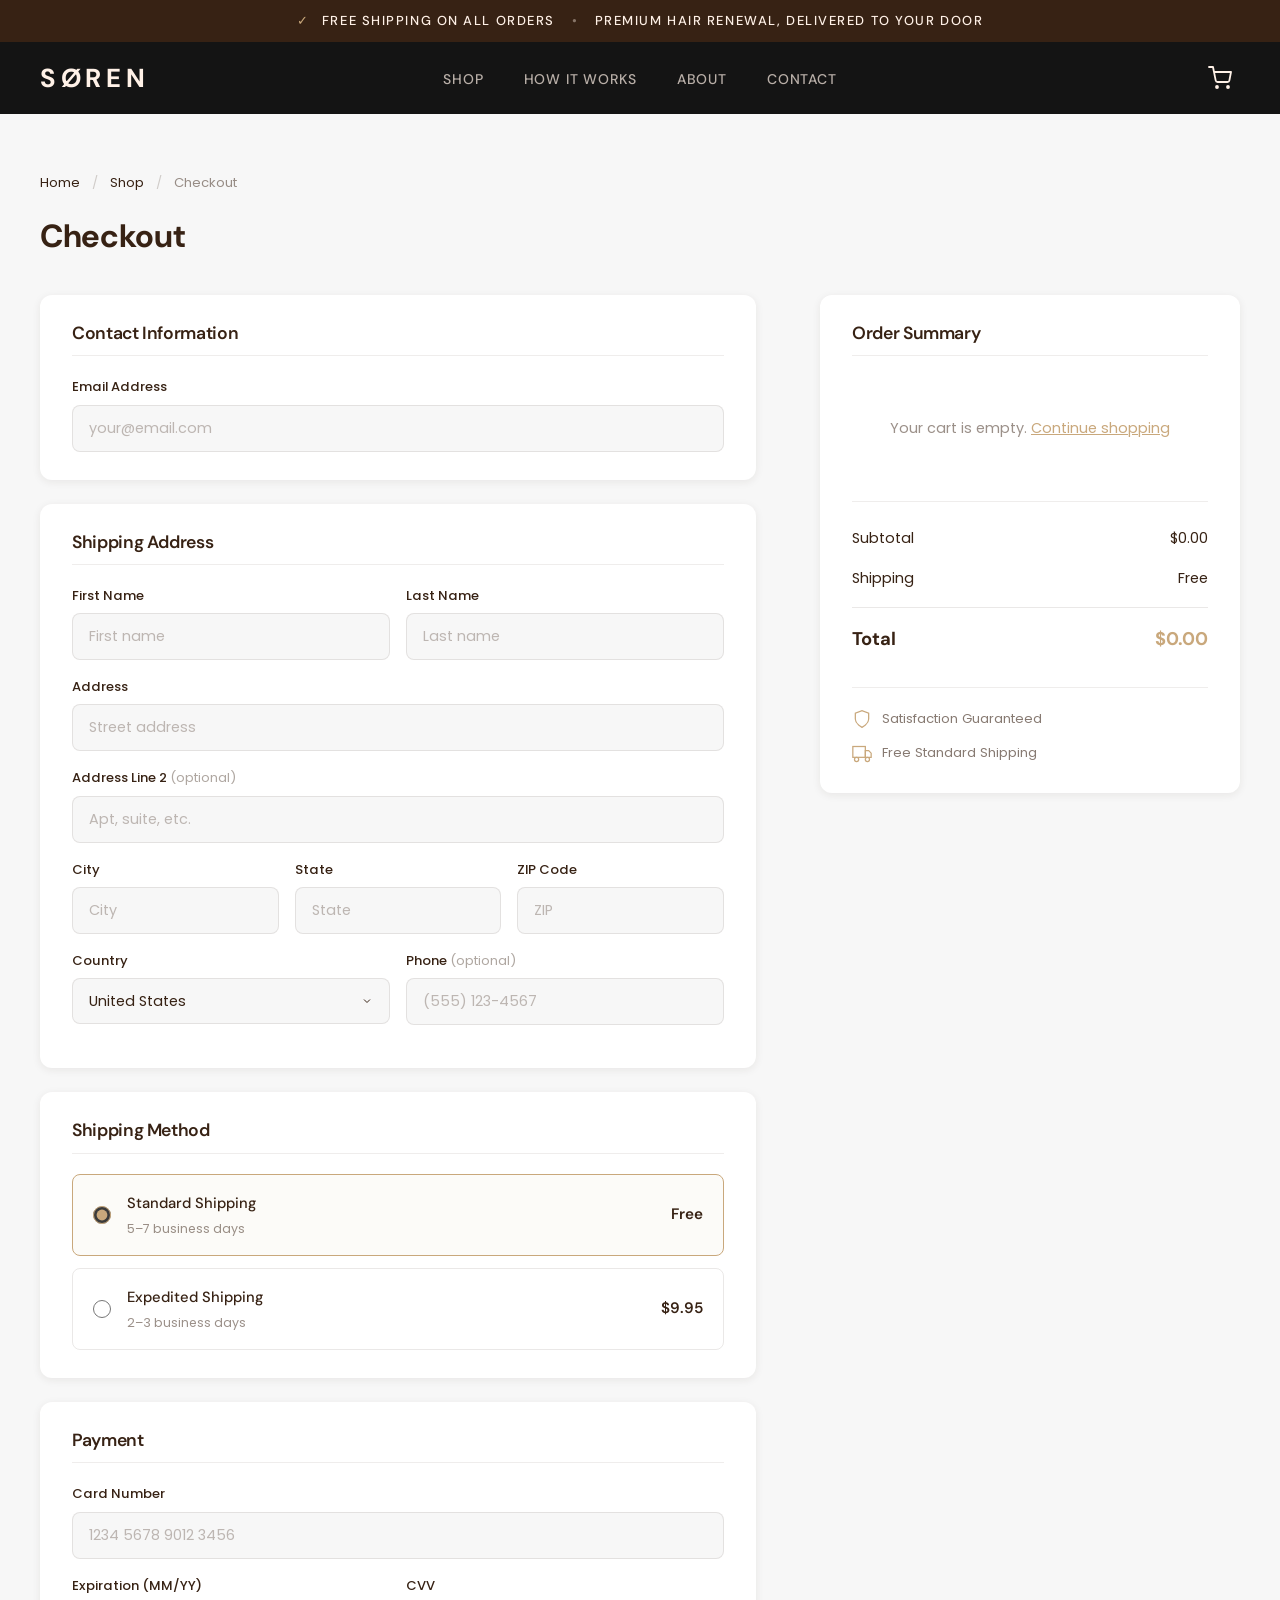
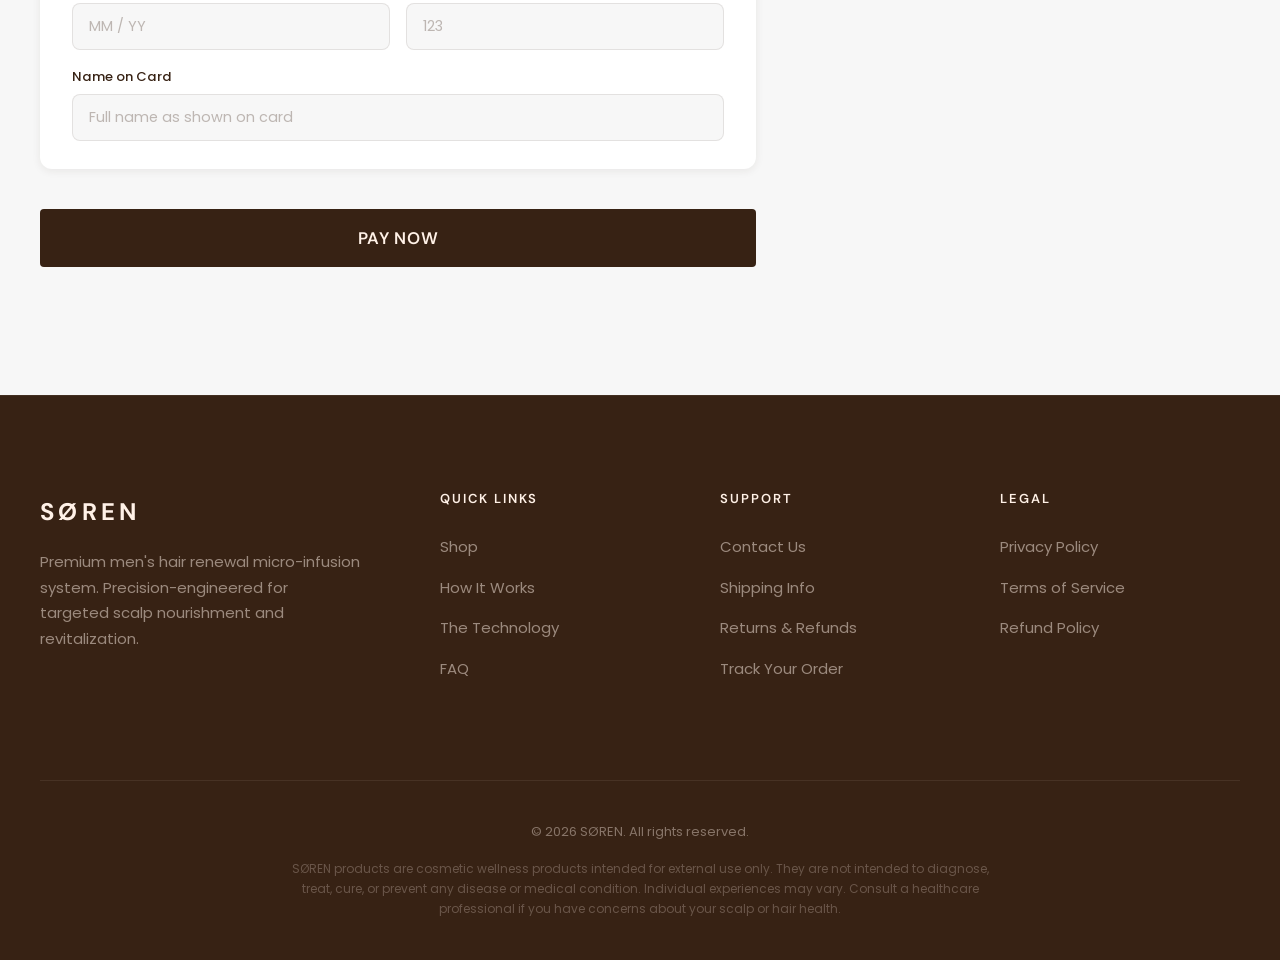
<file: checkout.html>
<!DOCTYPE html>
<html lang="en">
<head>
  <meta charset="UTF-8">
  <meta name="viewport" content="width=device-width, initial-scale=1.0">
  <meta name="description" content="SØREN Checkout | Complete your order for premium hair renewal products.">
  <title>Checkout | SØREN</title>

  <link rel="preconnect" href="https://fonts.googleapis.com">
  <link rel="preconnect" href="https://fonts.gstatic.com" crossorigin>
  <link href="https://fonts.googleapis.com/css2?family=DM+Sans:ital,opsz,wght@0,9..40,300;0,9..40,400;0,9..40,500;0,9..40,600;0,9..40,700;1,9..40,400&family=Poppins:wght@300;400;500;600&display=swap" rel="stylesheet">

  <link rel="stylesheet" href="styles.css">
</head>
<body>

  <!-- Announcement Bar -->
  <div id="announcement-bar" class="announcement-bar" role="banner">
    <div class="announcement-bar__inner">
      <p class="announcement-bar__text">
        <span class="announcement-bar__icon">&#10003;</span>
        Free Shipping on All Orders
        <span class="announcement-bar__separator">&#8226;</span>
        Premium Hair Renewal, Delivered to Your Door
      </p>
    </div>
  </div>

  <!-- Navigation -->
  <header id="header" class="header scrolled">
    <nav class="nav" aria-label="Main navigation">
      <div class="nav__inner container">
        <a href="index.html" class="nav__logo" aria-label="SØREN Home">SØREN</a>
        <button class="nav__toggle" id="nav-toggle" aria-label="Toggle menu" aria-expanded="false">
          <span class="nav__toggle-bar"></span>
          <span class="nav__toggle-bar"></span>
          <span class="nav__toggle-bar"></span>
        </button>
        <ul class="nav__links" id="nav-links">
          <li><a href="index.html#shop" class="nav__link">Shop</a></li>
          <li><a href="index.html#how-it-works" class="nav__link">How It Works</a></li>
          <li><a href="index.html#science" class="nav__link">About</a></li>
          <li><a href="contact.html" class="nav__link">Contact</a></li>
        </ul>
        <button class="cart-icon-btn" id="cart-icon-btn" aria-label="Open cart" onclick="window.location.href='index.html?opencart=1'">
          <svg width="24" height="24" viewBox="0 0 24 24" fill="none" stroke="currentColor" stroke-width="1.8" stroke-linecap="round" stroke-linejoin="round"><circle cx="9" cy="21" r="1"/><circle cx="20" cy="21" r="1"/><path d="M1 1h4l2.68 13.39a2 2 0 0 0 2 1.61h9.72a2 2 0 0 0 2-1.61L23 6H6"/></svg>
          <span class="cart-badge" id="cart-badge" style="display:none;">0</span>
        </button>
      </div>
    </nav>
  </header>

  <main>
    <section class="checkout-page">
      <div class="container">
        <div class="checkout-breadcrumb">
          <a href="index.html">Home</a>
          <span class="checkout-breadcrumb__sep">/</span>
          <a href="index.html#shop">Shop</a>
          <span class="checkout-breadcrumb__sep">/</span>
          <span>Checkout</span>
        </div>

        <h1 class="checkout-page__title">Checkout</h1>

        <div class="checkout-grid">
          <!-- LEFT COLUMN - Form -->
          <div class="checkout-form-col">

            <!-- Contact Information -->
            <div class="checkout-section">
              <h2 class="checkout-section__title">Contact Information</h2>
              <div class="checkout-field">
                <label for="checkout-email">Email Address</label>
                <input type="email" id="checkout-email" placeholder="your@email.com" autocomplete="email">
              </div>
            </div>

            <!-- Shipping Address -->
            <div class="checkout-section">
              <h2 class="checkout-section__title">Shipping Address</h2>
              <div class="checkout-row checkout-row--2col">
                <div class="checkout-field">
                  <label for="checkout-firstname">First Name</label>
                  <input type="text" id="checkout-firstname" placeholder="First name" autocomplete="given-name">
                </div>
                <div class="checkout-field">
                  <label for="checkout-lastname">Last Name</label>
                  <input type="text" id="checkout-lastname" placeholder="Last name" autocomplete="family-name">
                </div>
              </div>
              <div class="checkout-field">
                <label for="checkout-address1">Address</label>
                <input type="text" id="checkout-address1" placeholder="Street address" autocomplete="address-line1">
              </div>
              <div class="checkout-field">
                <label for="checkout-address2">Address Line 2 <span class="checkout-optional">(optional)</span></label>
                <input type="text" id="checkout-address2" placeholder="Apt, suite, etc." autocomplete="address-line2">
              </div>
              <div class="checkout-row checkout-row--3col">
                <div class="checkout-field">
                  <label for="checkout-city">City</label>
                  <input type="text" id="checkout-city" placeholder="City" autocomplete="address-level2">
                </div>
                <div class="checkout-field">
                  <label for="checkout-state">State</label>
                  <input type="text" id="checkout-state" placeholder="State" autocomplete="address-level1">
                </div>
                <div class="checkout-field">
                  <label for="checkout-zip">ZIP Code</label>
                  <input type="text" id="checkout-zip" placeholder="ZIP" autocomplete="postal-code">
                </div>
              </div>
              <div class="checkout-row checkout-row--2col">
                <div class="checkout-field">
                  <label for="checkout-country">Country</label>
                  <select id="checkout-country" autocomplete="country">
                    <option value="US" selected>United States</option>
                  </select>
                </div>
                <div class="checkout-field">
                  <label for="checkout-phone">Phone <span class="checkout-optional">(optional)</span></label>
                  <input type="tel" id="checkout-phone" placeholder="(555) 123-4567" autocomplete="tel">
                </div>
              </div>
            </div>

            <!-- Shipping Method -->
            <div class="checkout-section">
              <h2 class="checkout-section__title">Shipping Method</h2>
              <div class="checkout-shipping-options">
                <label class="checkout-radio active">
                  <input type="radio" name="shipping" value="standard" checked>
                  <div class="checkout-radio__content">
                    <div class="checkout-radio__label">
                      <span class="checkout-radio__name">Standard Shipping</span>
                      <span class="checkout-radio__detail">5–7 business days</span>
                    </div>
                    <span class="checkout-radio__price">Free</span>
                  </div>
                </label>
                <label class="checkout-radio">
                  <input type="radio" name="shipping" value="expedited">
                  <div class="checkout-radio__content">
                    <div class="checkout-radio__label">
                      <span class="checkout-radio__name">Expedited Shipping</span>
                      <span class="checkout-radio__detail">2–3 business days</span>
                    </div>
                    <span class="checkout-radio__price">$9.95</span>
                  </div>
                </label>
              </div>
            </div>

            <!-- Payment -->
            <div class="checkout-section">
              <h2 class="checkout-section__title">Payment</h2>
              <div class="checkout-field">
                <label for="checkout-card">Card Number</label>
                <input type="text" id="checkout-card" placeholder="1234 5678 9012 3456" autocomplete="cc-number" maxlength="19">
              </div>
              <div class="checkout-row checkout-row--2col">
                <div class="checkout-field">
                  <label for="checkout-expiry">Expiration (MM/YY)</label>
                  <input type="text" id="checkout-expiry" placeholder="MM / YY" autocomplete="cc-exp" maxlength="7">
                </div>
                <div class="checkout-field">
                  <label for="checkout-cvv">CVV</label>
                  <input type="text" id="checkout-cvv" placeholder="123" autocomplete="cc-csc" maxlength="4">
                </div>
              </div>
              <div class="checkout-field">
                <label for="checkout-cardname">Name on Card</label>
                <input type="text" id="checkout-cardname" placeholder="Full name as shown on card" autocomplete="cc-name">
              </div>
            </div>

            <button class="btn btn--primary btn--large btn--full checkout-pay-btn" id="checkout-pay-btn">
              Pay Now
            </button>

          </div>

          <!-- RIGHT COLUMN - Order Summary -->
          <div class="checkout-summary-col">
            <div class="checkout-summary">
              <h2 class="checkout-summary__title">Order Summary</h2>
              <div class="checkout-summary__items" id="checkout-items">
                <!-- Loaded from localStorage by JS -->
              </div>
              <div class="checkout-summary__totals">
                <div class="checkout-summary__row">
                  <span>Subtotal</span>
                  <span id="checkout-subtotal">$0.00</span>
                </div>
                <div class="checkout-summary__row">
                  <span>Shipping</span>
                  <span id="checkout-shipping-cost">Free</span>
                </div>
                <div class="checkout-summary__row checkout-summary__row--total">
                  <span>Total</span>
                  <span id="checkout-total">$0.00</span>
                </div>
              </div>
              <div class="checkout-summary__trust">
                <div class="checkout-trust-badge">
                  <svg width="20" height="20" viewBox="0 0 24 24" fill="none" stroke="currentColor" stroke-width="1.5"><path d="M12 22s8-4 8-10V5l-8-3-8 3v7c0 6 8 10 8 10z"/></svg>
                  <span>Satisfaction Guaranteed</span>
                </div>
                <div class="checkout-trust-badge">
                  <svg width="20" height="20" viewBox="0 0 24 24" fill="none" stroke="currentColor" stroke-width="1.5"><rect x="1" y="3" width="15" height="13"/><polygon points="16 8 20 8 23 11 23 16 16 16 16 8"/><circle cx="5.5" cy="18.5" r="2.5"/><circle cx="18.5" cy="18.5" r="2.5"/></svg>
                  <span>Free Standard Shipping</span>
                </div>
              </div>
            </div>
          </div>

        </div>
      </div>
    </section>
  </main>

  <!-- Footer -->
  <footer class="footer">
    <div class="footer__inner container">
      <div class="footer__grid">
        <div class="footer__brand">
          <a href="index.html" class="footer__logo">SØREN</a>
          <p class="footer__brand-desc">Premium men's hair renewal micro-infusion system. Precision-engineered for targeted scalp nourishment and revitalization.</p>
        </div>
        <div class="footer__column">
          <h4 class="footer__heading">Quick Links</h4>
          <ul class="footer__links">
            <li><a href="index.html#shop">Shop</a></li>
            <li><a href="index.html#how-it-works">How It Works</a></li>
            <li><a href="index.html#science">The Technology</a></li>
            <li><a href="index.html#faq">FAQ</a></li>
          </ul>
        </div>
        <div class="footer__column">
          <h4 class="footer__heading">Support</h4>
          <ul class="footer__links">
            <li><a href="contact.html">Contact Us</a></li>
            <li><a href="shipping.html">Shipping Info</a></li>
            <li><a href="returns.html">Returns &amp; Refunds</a></li>
            <li><a href="track-order.html">Track Your Order</a></li>
          </ul>
        </div>
        <div class="footer__column">
          <h4 class="footer__heading">Legal</h4>
          <ul class="footer__links">
            <li><a href="privacy.html">Privacy Policy</a></li>
            <li><a href="terms.html">Terms of Service</a></li>
            <li><a href="refund-policy.html">Refund Policy</a></li>
          </ul>
        </div>
      </div>
      <div class="footer__bottom">
        <p class="footer__copyright">&copy; 2026 SØREN. All rights reserved.</p>
        <p class="footer__disclaimer">SØREN products are cosmetic wellness products intended for external use only. They are not intended to diagnose, treat, cure, or prevent any disease or medical condition. Individual experiences may vary. Consult a healthcare professional if you have concerns about your scalp or hair health.</p>
      </div>
    </div>
  </footer>

  <!-- Demo Modal -->
  <div class="demo-modal" id="demo-modal">
    <div class="demo-modal__overlay" id="demo-modal-overlay"></div>
    <div class="demo-modal__content">
      <div class="demo-modal__logo">SØREN</div>
      <h2 class="demo-modal__title">This is a demo site</h2>
      <p class="demo-modal__text">This checkout is for demonstration purposes only. No payment will be processed.</p>
      <a href="index.html" class="btn btn--primary btn--large demo-modal__btn">Return to Store</a>
    </div>
  </div>

  <script src="script.js"></script>
  <script>
    /* Checkout page - load cart from localStorage and render order summary */
    (function() {
      'use strict';

      var CART_STORAGE_KEY = 'soren_cart';
      var cart = [];

      try {
        var stored = localStorage.getItem(CART_STORAGE_KEY);
        cart = stored ? JSON.parse(stored) : [];
      } catch(e) { cart = []; }

      var itemsEl = document.getElementById('checkout-items');
      var subtotalEl = document.getElementById('checkout-subtotal');
      var shippingCostEl = document.getElementById('checkout-shipping-cost');
      var totalEl = document.getElementById('checkout-total');

      function getSubtotal() {
        var t = 0;
        for (var i = 0; i < cart.length; i++) t += cart[i].price * cart[i].quantity;
        return t;
      }

      function renderOrderSummary() {
        if (!itemsEl) return;

        if (cart.length === 0) {
          itemsEl.innerHTML = '<p class="checkout-summary__empty">Your cart is empty. <a href="index.html#shop">Continue shopping</a></p>';
          return;
        }

        var html = '';
        for (var i = 0; i < cart.length; i++) {
          var item = cart[i];
          var lineTotal = (item.price * item.quantity).toFixed(2);
          html += '<div class="checkout-summary__item">';
          html += '  <div class="checkout-summary__item-image"><img src="' + item.image + '" alt="' + item.name + '" width="64" height="64"></div>';
          html += '  <div class="checkout-summary__item-info">';
          html += '    <span class="checkout-summary__item-name">' + item.name + '</span>';
          html += '    <span class="checkout-summary__item-qty">Qty: ' + item.quantity + '</span>';
          html += '  </div>';
          html += '  <span class="checkout-summary__item-price">$' + lineTotal + '</span>';
          html += '</div>';
        }
        itemsEl.innerHTML = html;
        updateTotals();
      }

      function getShippingCost() {
        var checked = document.querySelector('input[name="shipping"]:checked');
        return (checked && checked.value === 'expedited') ? 9.95 : 0;
      }

      function updateTotals() {
        var subtotal = getSubtotal();
        var shipping = getShippingCost();
        var total = subtotal + shipping;

        if (subtotalEl) subtotalEl.textContent = '$' + subtotal.toFixed(2);
        if (shippingCostEl) shippingCostEl.textContent = shipping === 0 ? 'Free' : '$' + shipping.toFixed(2);
        if (totalEl) totalEl.textContent = '$' + total.toFixed(2);
      }

      renderOrderSummary();

      // Shipping method toggle
      var shippingRadios = document.querySelectorAll('input[name="shipping"]');
      shippingRadios.forEach(function(radio) {
        radio.addEventListener('change', function() {
          // Update active class on labels
          document.querySelectorAll('.checkout-radio').forEach(function(label) {
            label.classList.remove('active');
          });
          this.closest('.checkout-radio').classList.add('active');
          updateTotals();
        });
      });

      // Pay Now button - show demo modal
      var payBtn = document.getElementById('checkout-pay-btn');
      var modal = document.getElementById('demo-modal');
      if (payBtn && modal) {
        payBtn.addEventListener('click', function(e) {
          e.preventDefault();
          modal.classList.add('open');
          document.body.style.overflow = 'hidden';
        });
      }

      // Close modal on overlay click
      var modalOverlay = document.getElementById('demo-modal-overlay');
      if (modalOverlay) {
        modalOverlay.addEventListener('click', function() {
          modal.classList.remove('open');
          document.body.style.overflow = '';
        });
      }
    })();
  </script>
</body>
</html>
</file>
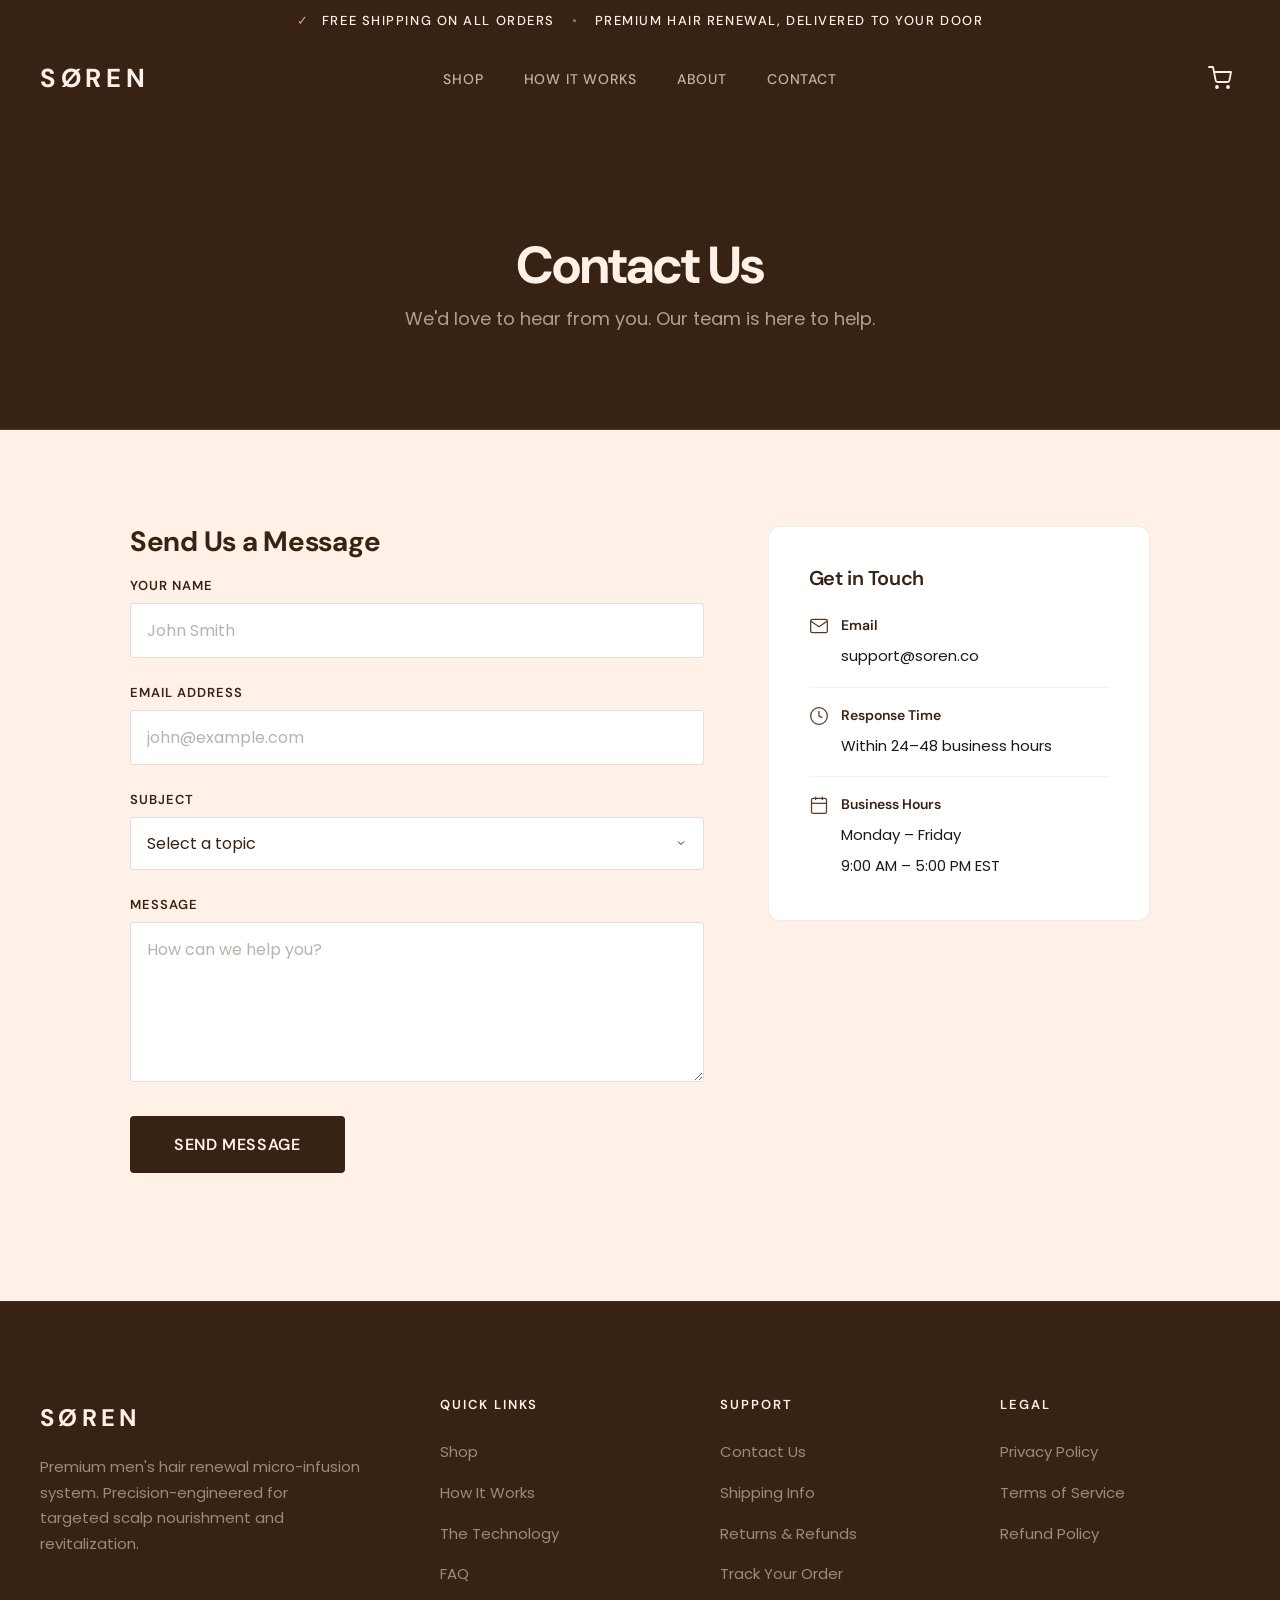
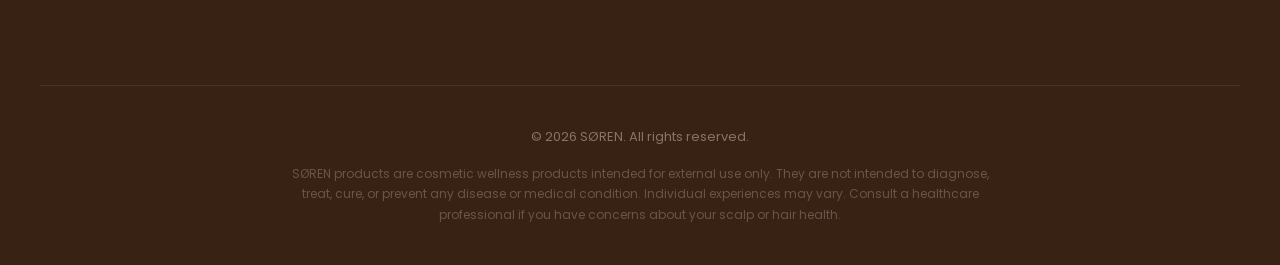
<file: contact.html>
<!DOCTYPE html>
<html lang="en">
<head>
  <meta charset="UTF-8">
  <meta name="viewport" content="width=device-width, initial-scale=1.0">
  <meta name="description" content="Contact SØREN | Get in touch with our support team for questions about your order, products, or anything else.">
  <title>Contact Us | SØREN</title>

  <link rel="preconnect" href="https://fonts.googleapis.com">
  <link rel="preconnect" href="https://fonts.gstatic.com" crossorigin>
  <link href="https://fonts.googleapis.com/css2?family=DM+Sans:ital,opsz,wght@0,9..40,300;0,9..40,400;0,9..40,500;0,9..40,600;0,9..40,700;1,9..40,400&family=Poppins:wght@300;400;500;600&display=swap" rel="stylesheet">

  <link rel="stylesheet" href="styles.css">
</head>
<body>

  <!-- Announcement Bar -->
  <div id="announcement-bar" class="announcement-bar" role="banner">
    <div class="announcement-bar__inner">
      <p class="announcement-bar__text">
        <span class="announcement-bar__icon">&#10003;</span>
        Free Shipping on All Orders
        <span class="announcement-bar__separator">&#8226;</span>
        Premium Hair Renewal, Delivered to Your Door
      </p>
    </div>
  </div>

  <!-- Navigation -->
  <header id="header" class="header">
    <nav class="nav" aria-label="Main navigation">
      <div class="nav__inner container">
        <a href="index.html" class="nav__logo" aria-label="SØREN Home">SØREN</a>
        <button class="nav__toggle" id="nav-toggle" aria-label="Toggle menu" aria-expanded="false">
          <span class="nav__toggle-bar"></span>
          <span class="nav__toggle-bar"></span>
          <span class="nav__toggle-bar"></span>
        </button>
        <ul class="nav__links" id="nav-links">
          <li><a href="index.html#shop" class="nav__link">Shop</a></li>
          <li><a href="index.html#how-it-works" class="nav__link">How It Works</a></li>
          <li><a href="index.html#science" class="nav__link">About</a></li>
          <li><a href="contact.html" class="nav__link">Contact</a></li>
        </ul>
        <button class="cart-icon-btn" id="cart-icon-btn" aria-label="Open cart" onclick="window.location.href='index.html'">
          <svg width="24" height="24" viewBox="0 0 24 24" fill="none" stroke="currentColor" stroke-width="1.8" stroke-linecap="round" stroke-linejoin="round"><circle cx="9" cy="21" r="1"/><circle cx="20" cy="21" r="1"/><path d="M1 1h4l2.68 13.39a2 2 0 0 0 2 1.61h9.72a2 2 0 0 0 2-1.61L23 6H6"/></svg>
          <span class="cart-badge" id="cart-badge" style="display:none;">0</span>
        </button>
      </div>
    </nav>
  </header>

  <main>
    <!-- Hero Banner -->
    <section class="subpage-hero">
      <div class="container">
        <h1 class="subpage-hero__title">Contact Us</h1>
        <p class="subpage-hero__subtitle">We'd love to hear from you. Our team is here to help.</p>
      </div>
    </section>

    <!-- Content -->
    <section class="subpage-content">
      <div class="container" style="max-width: 1100px;">
        <div class="contact-grid">
          <!-- Contact Form -->
          <div>
            <h2>Send Us a Message</h2>
            <form class="contact-form" action="#" method="POST">
              <div>
                <label for="contact-name">Your Name</label>
                <input type="text" id="contact-name" name="name" placeholder="John Smith" required>
              </div>
              <div>
                <label for="contact-email">Email Address</label>
                <input type="email" id="contact-email" name="email" placeholder="john@example.com" required>
              </div>
              <div>
                <label for="contact-subject">Subject</label>
                <select id="contact-subject" name="subject" required>
                  <option value="" disabled selected>Select a topic</option>
                  <option value="order">Order Inquiry</option>
                  <option value="product">Product Question</option>
                  <option value="shipping">Shipping & Delivery</option>
                  <option value="returns">Returns & Refunds</option>
                  <option value="other">Other</option>
                </select>
              </div>
              <div>
                <label for="contact-message">Message</label>
                <textarea id="contact-message" name="message" placeholder="How can we help you?" required></textarea>
              </div>
              <button type="submit" class="btn btn--primary btn--large">Send Message</button>
            </form>
          </div>

          <!-- Contact Info Sidebar -->
          <div class="contact-info">
            <h3>Get in Touch</h3>
            <div class="contact-info-item">
              <svg width="20" height="20" viewBox="0 0 24 24" fill="none" stroke="currentColor" stroke-width="1.5"><path d="M4 4h16c1.1 0 2 .9 2 2v12c0 1.1-.9 2-2 2H4c-1.1 0-2-.9-2-2V6c0-1.1.9-2 2-2z"/><polyline points="22,6 12,13 2,6"/></svg>
              <div>
                <strong>Email</strong>
                <span>support@soren.co</span>
              </div>
            </div>
            <div class="contact-info-item">
              <svg width="20" height="20" viewBox="0 0 24 24" fill="none" stroke="currentColor" stroke-width="1.5"><circle cx="12" cy="12" r="10"/><path d="M12 6v6l4 2"/></svg>
              <div>
                <strong>Response Time</strong>
                <span>Within 24–48 business hours</span>
              </div>
            </div>
            <div class="contact-info-item">
              <svg width="20" height="20" viewBox="0 0 24 24" fill="none" stroke="currentColor" stroke-width="1.5"><rect x="3" y="4" width="18" height="18" rx="2" ry="2"/><line x1="16" y1="2" x2="16" y2="6"/><line x1="8" y1="2" x2="8" y2="6"/><line x1="3" y1="10" x2="21" y2="10"/></svg>
              <div>
                <strong>Business Hours</strong>
                <span>Monday – Friday<br>9:00 AM – 5:00 PM EST</span>
              </div>
            </div>
          </div>
        </div>
      </div>
    </section>
  </main>

  <!-- Footer -->
  <footer class="footer">
    <div class="footer__inner container">
      <div class="footer__grid">
        <div class="footer__brand">
          <a href="index.html" class="footer__logo">SØREN</a>
          <p class="footer__brand-desc">Premium men's hair renewal micro-infusion system. Precision-engineered for targeted scalp nourishment and revitalization.</p>
        </div>
        <div class="footer__column">
          <h4 class="footer__heading">Quick Links</h4>
          <ul class="footer__links">
            <li><a href="index.html#shop">Shop</a></li>
            <li><a href="index.html#how-it-works">How It Works</a></li>
            <li><a href="index.html#science">The Technology</a></li>
            <li><a href="index.html#faq">FAQ</a></li>
          </ul>
        </div>
        <div class="footer__column">
          <h4 class="footer__heading">Support</h4>
          <ul class="footer__links">
            <li><a href="contact.html">Contact Us</a></li>
            <li><a href="shipping.html">Shipping Info</a></li>
            <li><a href="returns.html">Returns &amp; Refunds</a></li>
            <li><a href="track-order.html">Track Your Order</a></li>
          </ul>
        </div>
        <div class="footer__column">
          <h4 class="footer__heading">Legal</h4>
          <ul class="footer__links">
            <li><a href="privacy.html">Privacy Policy</a></li>
            <li><a href="terms.html">Terms of Service</a></li>
            <li><a href="refund-policy.html">Refund Policy</a></li>
          </ul>
        </div>
      </div>
      <div class="footer__bottom">
        <p class="footer__copyright">&copy; 2026 SØREN. All rights reserved.</p>
        <p class="footer__disclaimer">SØREN products are cosmetic wellness products intended for external use only. They are not intended to diagnose, treat, cure, or prevent any disease or medical condition. Individual experiences may vary. Consult a healthcare professional if you have concerns about your scalp or hair health.</p>
      </div>
    </div>
  </footer>

  <script src="script.js"></script>
</body>
</html>
</file>
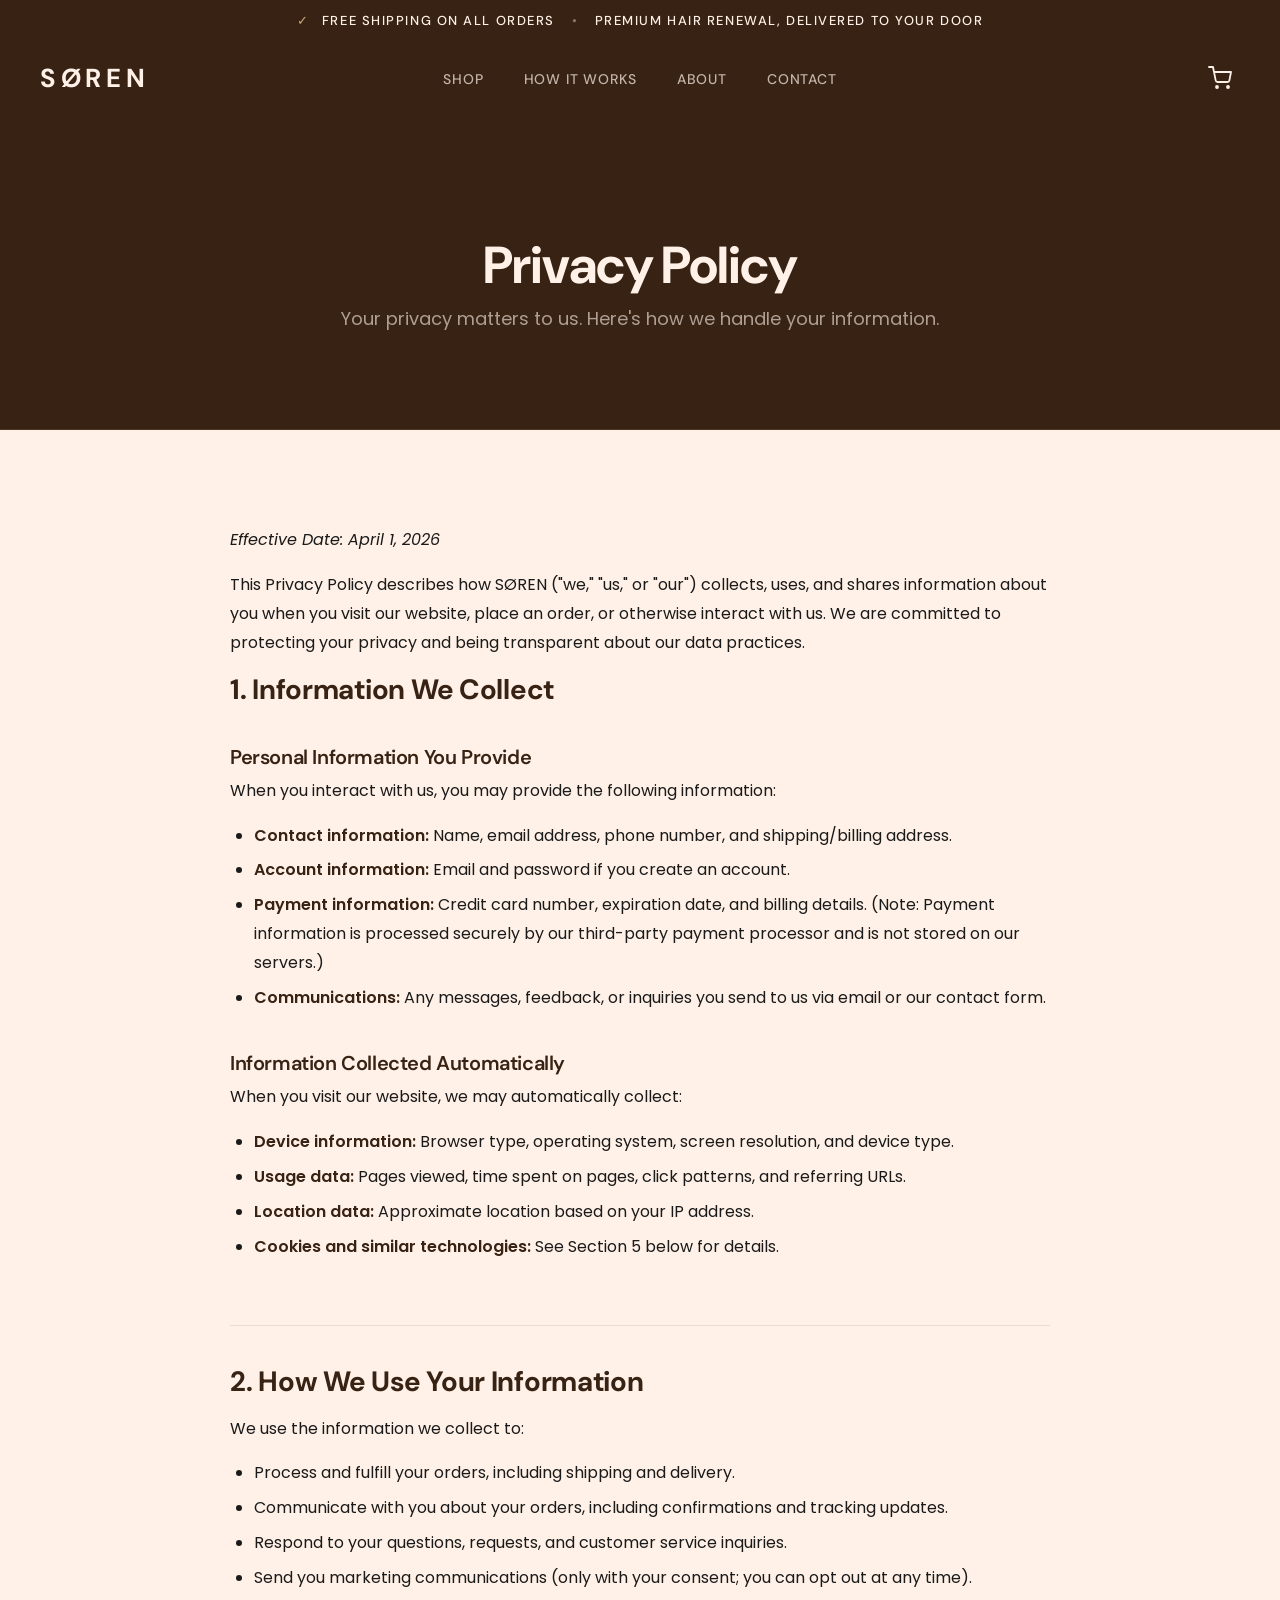
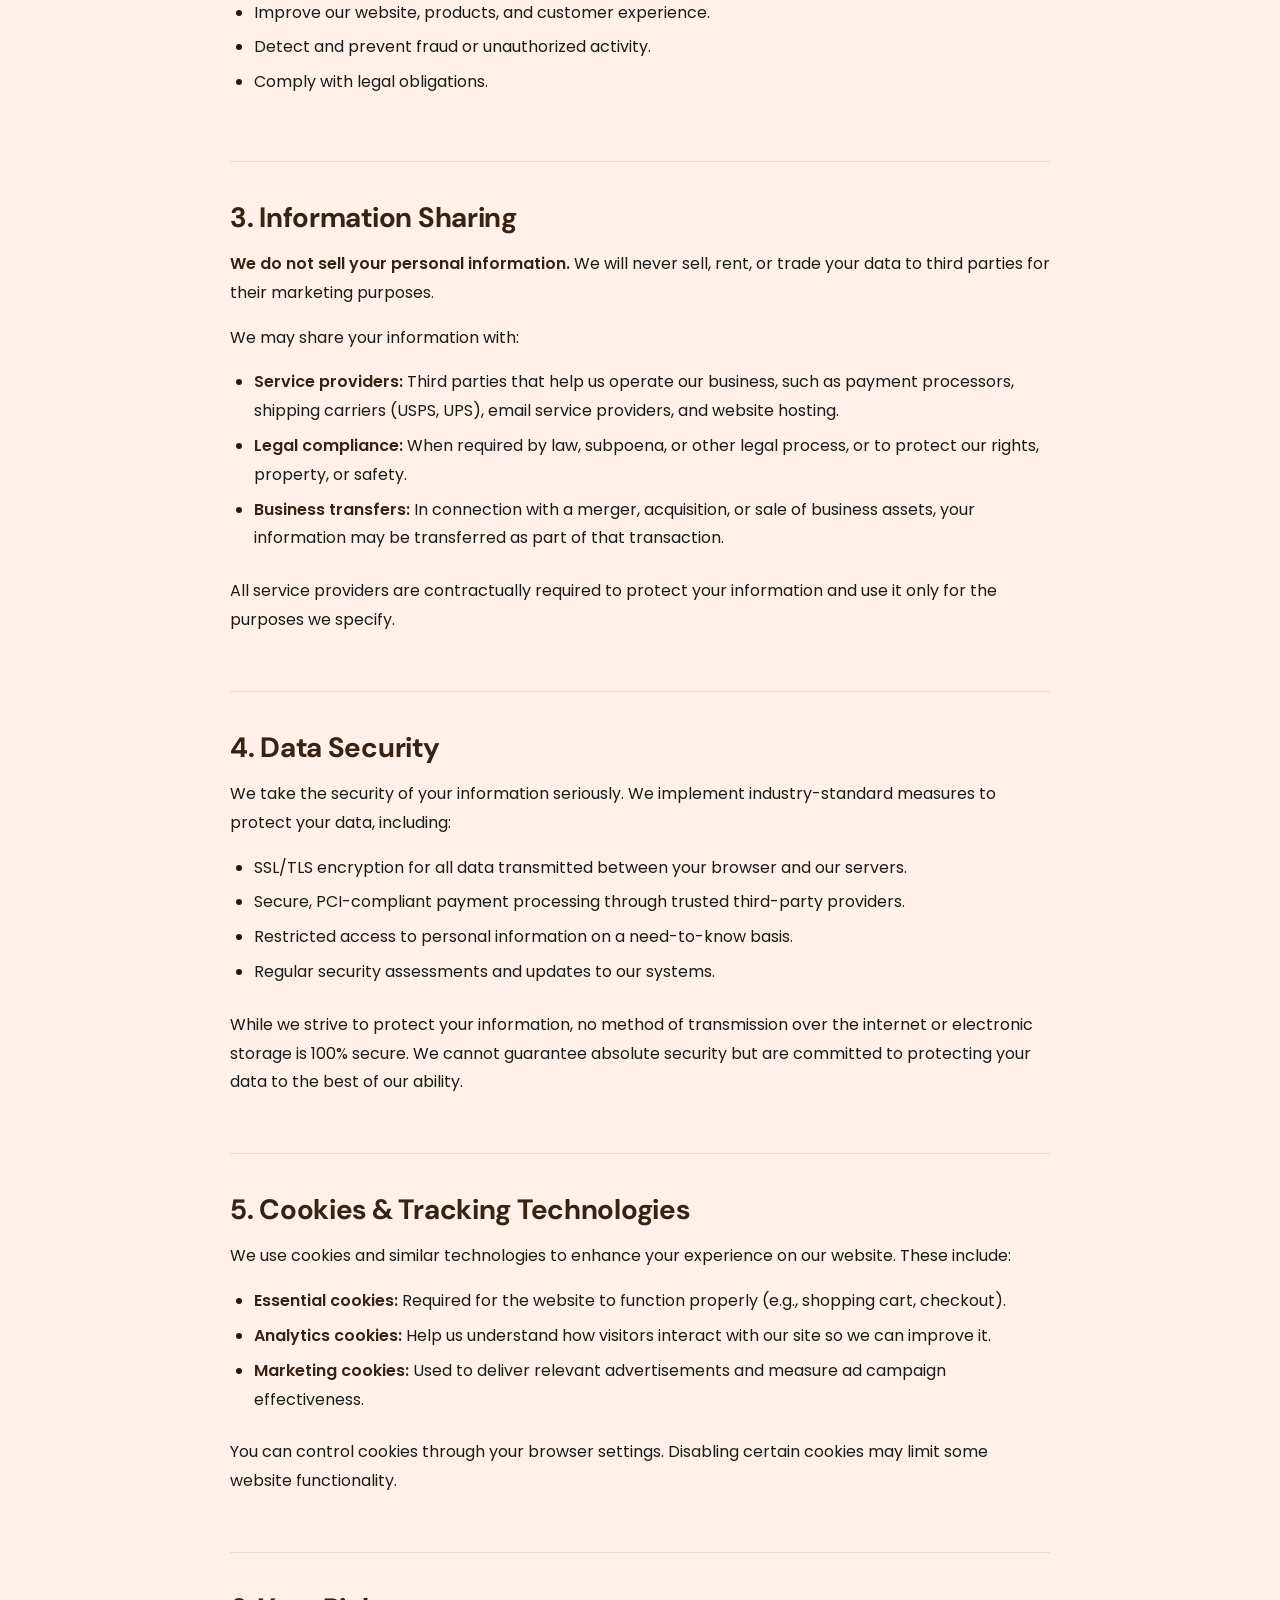
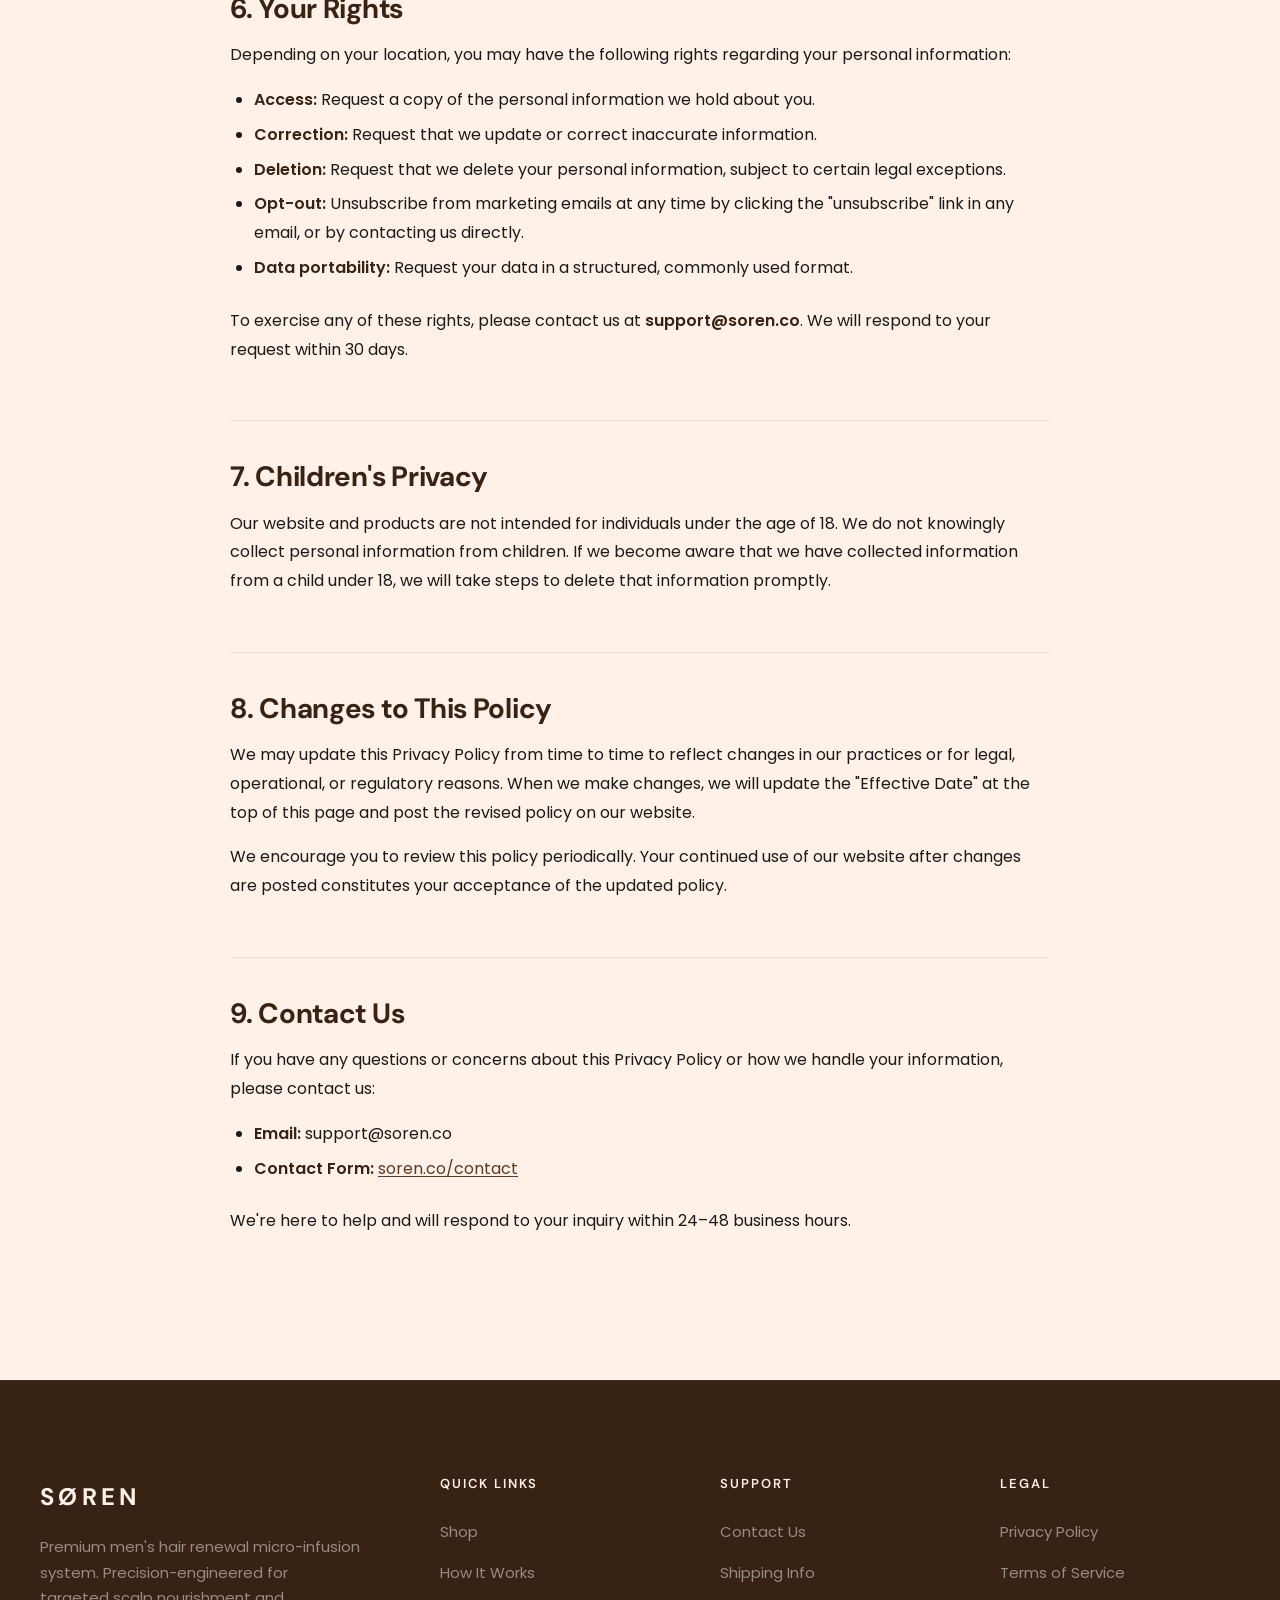
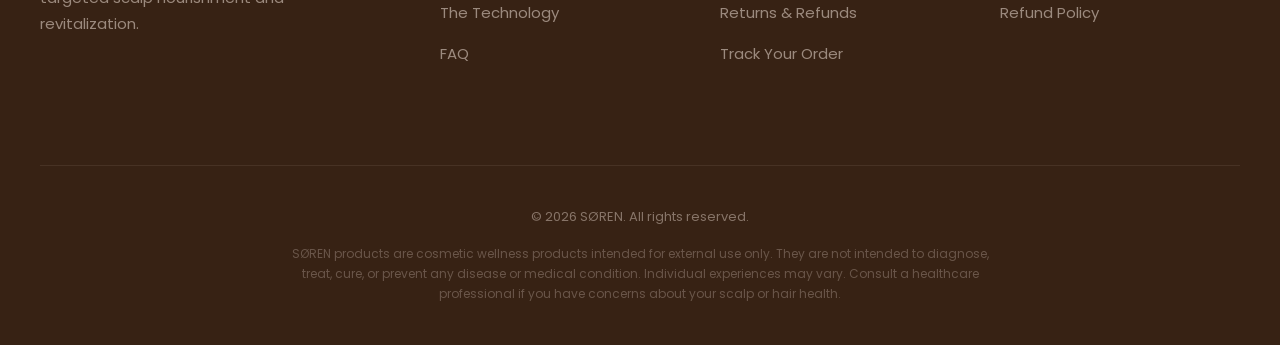
<file: privacy.html>
<!DOCTYPE html>
<html lang="en">
<head>
  <meta charset="UTF-8">
  <meta name="viewport" content="width=device-width, initial-scale=1.0">
  <meta name="description" content="SØREN Privacy Policy | How we collect, use, and protect your personal information.">
  <title>Privacy Policy | SØREN</title>

  <link rel="preconnect" href="https://fonts.googleapis.com">
  <link rel="preconnect" href="https://fonts.gstatic.com" crossorigin>
  <link href="https://fonts.googleapis.com/css2?family=DM+Sans:ital,opsz,wght@0,9..40,300;0,9..40,400;0,9..40,500;0,9..40,600;0,9..40,700;1,9..40,400&family=Poppins:wght@300;400;500;600&display=swap" rel="stylesheet">

  <link rel="stylesheet" href="styles.css">
</head>
<body>

  <!-- Announcement Bar -->
  <div id="announcement-bar" class="announcement-bar" role="banner">
    <div class="announcement-bar__inner">
      <p class="announcement-bar__text">
        <span class="announcement-bar__icon">&#10003;</span>
        Free Shipping on All Orders
        <span class="announcement-bar__separator">&#8226;</span>
        Premium Hair Renewal, Delivered to Your Door
      </p>
    </div>
  </div>

  <!-- Navigation -->
  <header id="header" class="header">
    <nav class="nav" aria-label="Main navigation">
      <div class="nav__inner container">
        <a href="index.html" class="nav__logo" aria-label="SØREN Home">SØREN</a>
        <button class="nav__toggle" id="nav-toggle" aria-label="Toggle menu" aria-expanded="false">
          <span class="nav__toggle-bar"></span>
          <span class="nav__toggle-bar"></span>
          <span class="nav__toggle-bar"></span>
        </button>
        <ul class="nav__links" id="nav-links">
          <li><a href="index.html#shop" class="nav__link">Shop</a></li>
          <li><a href="index.html#how-it-works" class="nav__link">How It Works</a></li>
          <li><a href="index.html#science" class="nav__link">About</a></li>
          <li><a href="contact.html" class="nav__link">Contact</a></li>
        </ul>
        <button class="cart-icon-btn" id="cart-icon-btn" aria-label="Open cart" onclick="window.location.href='index.html'">
          <svg width="24" height="24" viewBox="0 0 24 24" fill="none" stroke="currentColor" stroke-width="1.8" stroke-linecap="round" stroke-linejoin="round"><circle cx="9" cy="21" r="1"/><circle cx="20" cy="21" r="1"/><path d="M1 1h4l2.68 13.39a2 2 0 0 0 2 1.61h9.72a2 2 0 0 0 2-1.61L23 6H6"/></svg>
          <span class="cart-badge" id="cart-badge" style="display:none;">0</span>
        </button>
      </div>
    </nav>
  </header>

  <main>
    <!-- Hero Banner -->
    <section class="subpage-hero">
      <div class="container">
        <h1 class="subpage-hero__title">Privacy Policy</h1>
        <p class="subpage-hero__subtitle">Your privacy matters to us. Here's how we handle your information.</p>
      </div>
    </section>

    <!-- Content -->
    <section class="subpage-content">
      <div class="container">

        <p class="policy-effective">Effective Date: April 1, 2026</p>

        <p>This Privacy Policy describes how SØREN ("we," "us," or "our") collects, uses, and shares information about you when you visit our website, place an order, or otherwise interact with us. We are committed to protecting your privacy and being transparent about our data practices.</p>

        <div class="policy-section">
          <h2>1. Information We Collect</h2>

          <h3>Personal Information You Provide</h3>
          <p>When you interact with us, you may provide the following information:</p>
          <ul>
            <li><strong>Contact information:</strong> Name, email address, phone number, and shipping/billing address.</li>
            <li><strong>Account information:</strong> Email and password if you create an account.</li>
            <li><strong>Payment information:</strong> Credit card number, expiration date, and billing details. (Note: Payment information is processed securely by our third-party payment processor and is not stored on our servers.)</li>
            <li><strong>Communications:</strong> Any messages, feedback, or inquiries you send to us via email or our contact form.</li>
          </ul>

          <h3>Information Collected Automatically</h3>
          <p>When you visit our website, we may automatically collect:</p>
          <ul>
            <li><strong>Device information:</strong> Browser type, operating system, screen resolution, and device type.</li>
            <li><strong>Usage data:</strong> Pages viewed, time spent on pages, click patterns, and referring URLs.</li>
            <li><strong>Location data:</strong> Approximate location based on your IP address.</li>
            <li><strong>Cookies and similar technologies:</strong> See Section 5 below for details.</li>
          </ul>
        </div>

        <div class="policy-section">
          <h2>2. How We Use Your Information</h2>
          <p>We use the information we collect to:</p>
          <ul>
            <li>Process and fulfill your orders, including shipping and delivery.</li>
            <li>Communicate with you about your orders, including confirmations and tracking updates.</li>
            <li>Respond to your questions, requests, and customer service inquiries.</li>
            <li>Send you marketing communications (only with your consent; you can opt out at any time).</li>
            <li>Improve our website, products, and customer experience.</li>
            <li>Detect and prevent fraud or unauthorized activity.</li>
            <li>Comply with legal obligations.</li>
          </ul>
        </div>

        <div class="policy-section">
          <h2>3. Information Sharing</h2>
          <p><strong>We do not sell your personal information.</strong> We will never sell, rent, or trade your data to third parties for their marketing purposes.</p>
          <p>We may share your information with:</p>
          <ul>
            <li><strong>Service providers:</strong> Third parties that help us operate our business, such as payment processors, shipping carriers (USPS, UPS), email service providers, and website hosting.</li>
            <li><strong>Legal compliance:</strong> When required by law, subpoena, or other legal process, or to protect our rights, property, or safety.</li>
            <li><strong>Business transfers:</strong> In connection with a merger, acquisition, or sale of business assets, your information may be transferred as part of that transaction.</li>
          </ul>
          <p>All service providers are contractually required to protect your information and use it only for the purposes we specify.</p>
        </div>

        <div class="policy-section">
          <h2>4. Data Security</h2>
          <p>We take the security of your information seriously. We implement industry-standard measures to protect your data, including:</p>
          <ul>
            <li>SSL/TLS encryption for all data transmitted between your browser and our servers.</li>
            <li>Secure, PCI-compliant payment processing through trusted third-party providers.</li>
            <li>Restricted access to personal information on a need-to-know basis.</li>
            <li>Regular security assessments and updates to our systems.</li>
          </ul>
          <p>While we strive to protect your information, no method of transmission over the internet or electronic storage is 100% secure. We cannot guarantee absolute security but are committed to protecting your data to the best of our ability.</p>
        </div>

        <div class="policy-section">
          <h2>5. Cookies &amp; Tracking Technologies</h2>
          <p>We use cookies and similar technologies to enhance your experience on our website. These include:</p>
          <ul>
            <li><strong>Essential cookies:</strong> Required for the website to function properly (e.g., shopping cart, checkout).</li>
            <li><strong>Analytics cookies:</strong> Help us understand how visitors interact with our site so we can improve it.</li>
            <li><strong>Marketing cookies:</strong> Used to deliver relevant advertisements and measure ad campaign effectiveness.</li>
          </ul>
          <p>You can control cookies through your browser settings. Disabling certain cookies may limit some website functionality.</p>
        </div>

        <div class="policy-section">
          <h2>6. Your Rights</h2>
          <p>Depending on your location, you may have the following rights regarding your personal information:</p>
          <ul>
            <li><strong>Access:</strong> Request a copy of the personal information we hold about you.</li>
            <li><strong>Correction:</strong> Request that we update or correct inaccurate information.</li>
            <li><strong>Deletion:</strong> Request that we delete your personal information, subject to certain legal exceptions.</li>
            <li><strong>Opt-out:</strong> Unsubscribe from marketing emails at any time by clicking the "unsubscribe" link in any email, or by contacting us directly.</li>
            <li><strong>Data portability:</strong> Request your data in a structured, commonly used format.</li>
          </ul>
          <p>To exercise any of these rights, please contact us at <strong>support@soren.co</strong>. We will respond to your request within 30 days.</p>
        </div>

        <div class="policy-section">
          <h2>7. Children's Privacy</h2>
          <p>Our website and products are not intended for individuals under the age of 18. We do not knowingly collect personal information from children. If we become aware that we have collected information from a child under 18, we will take steps to delete that information promptly.</p>
        </div>

        <div class="policy-section">
          <h2>8. Changes to This Policy</h2>
          <p>We may update this Privacy Policy from time to time to reflect changes in our practices or for legal, operational, or regulatory reasons. When we make changes, we will update the "Effective Date" at the top of this page and post the revised policy on our website.</p>
          <p>We encourage you to review this policy periodically. Your continued use of our website after changes are posted constitutes your acceptance of the updated policy.</p>
        </div>

        <div class="policy-section">
          <h2>9. Contact Us</h2>
          <p>If you have any questions or concerns about this Privacy Policy or how we handle your information, please contact us:</p>
          <ul>
            <li><strong>Email:</strong> support@soren.co</li>
            <li><strong>Contact Form:</strong> <a href="contact.html">soren.co/contact</a></li>
          </ul>
          <p>We're here to help and will respond to your inquiry within 24–48 business hours.</p>
        </div>

      </div>
    </section>
  </main>

  <!-- Footer -->
  <footer class="footer">
    <div class="footer__inner container">
      <div class="footer__grid">
        <div class="footer__brand">
          <a href="index.html" class="footer__logo">SØREN</a>
          <p class="footer__brand-desc">Premium men's hair renewal micro-infusion system. Precision-engineered for targeted scalp nourishment and revitalization.</p>
        </div>
        <div class="footer__column">
          <h4 class="footer__heading">Quick Links</h4>
          <ul class="footer__links">
            <li><a href="index.html#shop">Shop</a></li>
            <li><a href="index.html#how-it-works">How It Works</a></li>
            <li><a href="index.html#science">The Technology</a></li>
            <li><a href="index.html#faq">FAQ</a></li>
          </ul>
        </div>
        <div class="footer__column">
          <h4 class="footer__heading">Support</h4>
          <ul class="footer__links">
            <li><a href="contact.html">Contact Us</a></li>
            <li><a href="shipping.html">Shipping Info</a></li>
            <li><a href="returns.html">Returns &amp; Refunds</a></li>
            <li><a href="track-order.html">Track Your Order</a></li>
          </ul>
        </div>
        <div class="footer__column">
          <h4 class="footer__heading">Legal</h4>
          <ul class="footer__links">
            <li><a href="privacy.html">Privacy Policy</a></li>
            <li><a href="terms.html">Terms of Service</a></li>
            <li><a href="refund-policy.html">Refund Policy</a></li>
          </ul>
        </div>
      </div>
      <div class="footer__bottom">
        <p class="footer__copyright">&copy; 2026 SØREN. All rights reserved.</p>
        <p class="footer__disclaimer">SØREN products are cosmetic wellness products intended for external use only. They are not intended to diagnose, treat, cure, or prevent any disease or medical condition. Individual experiences may vary. Consult a healthcare professional if you have concerns about your scalp or hair health.</p>
      </div>
    </div>
  </footer>

  <script src="script.js"></script>
</body>
</html>
</file>
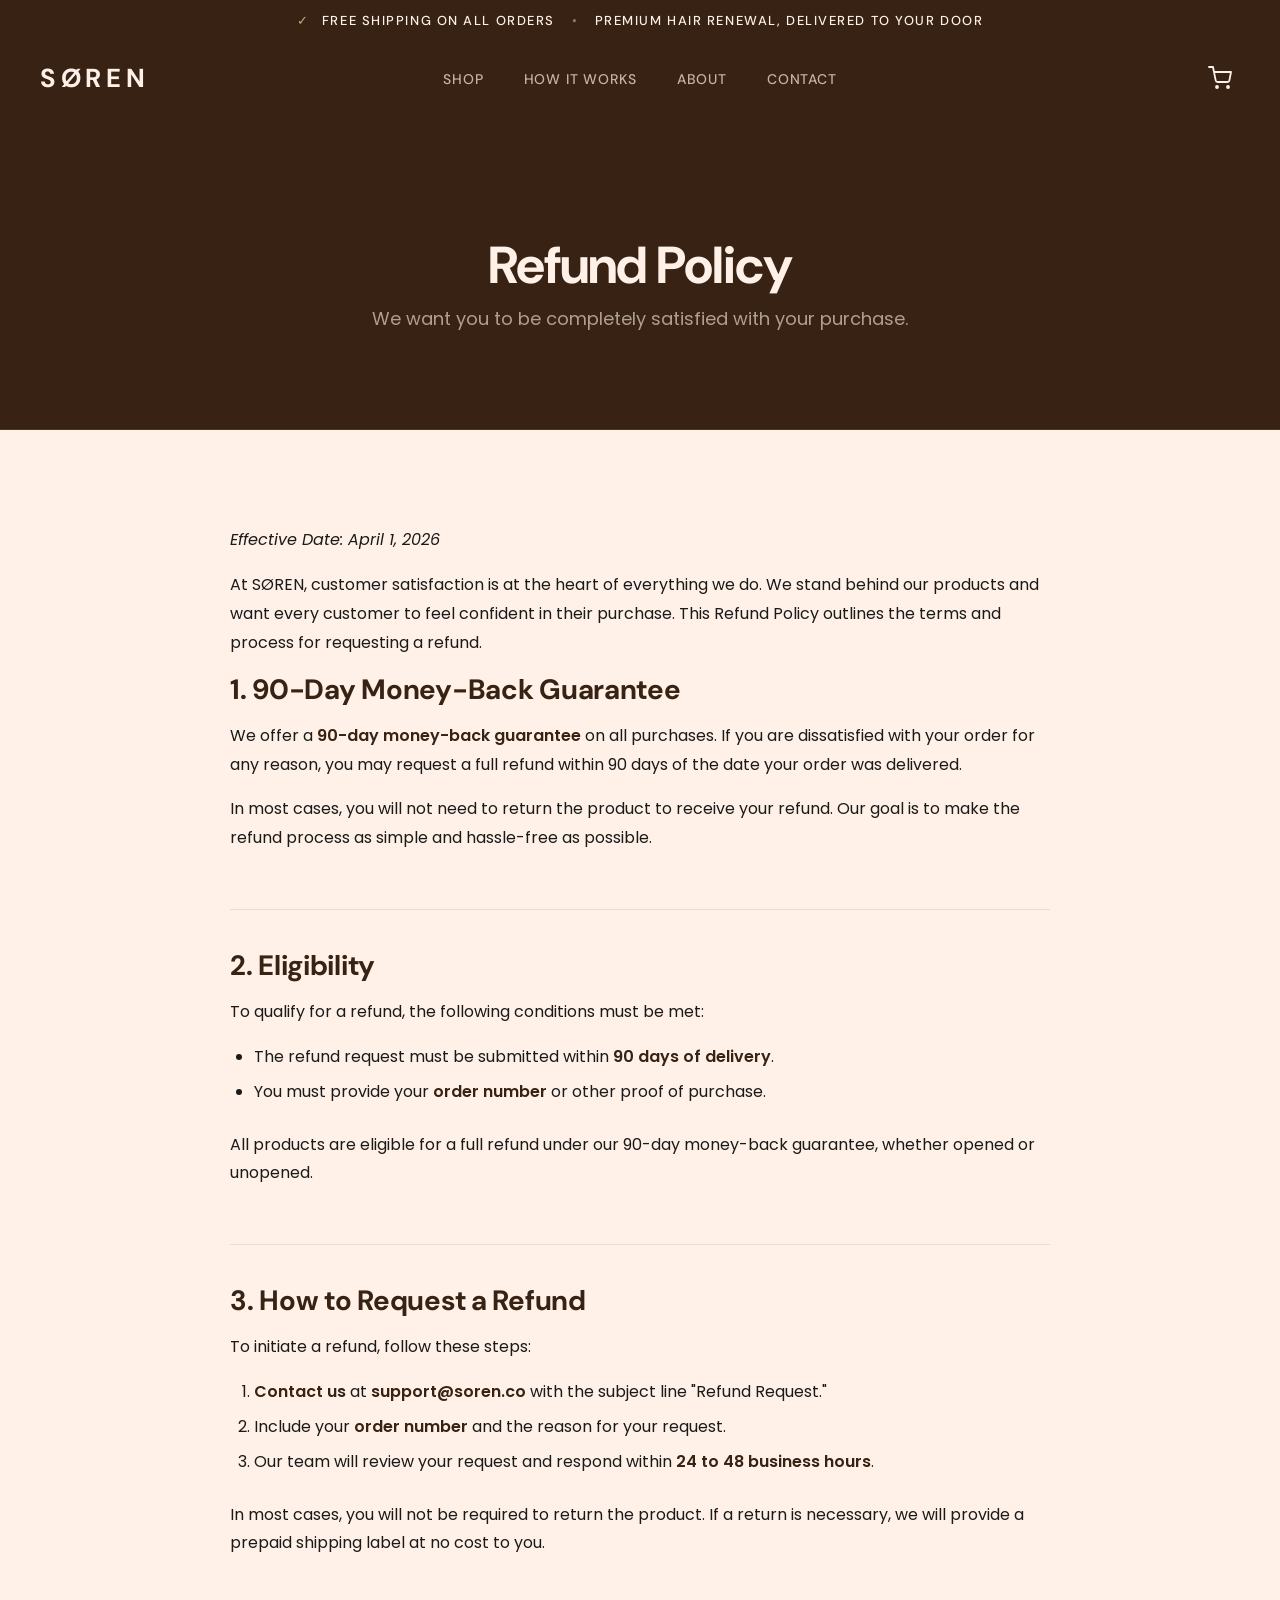
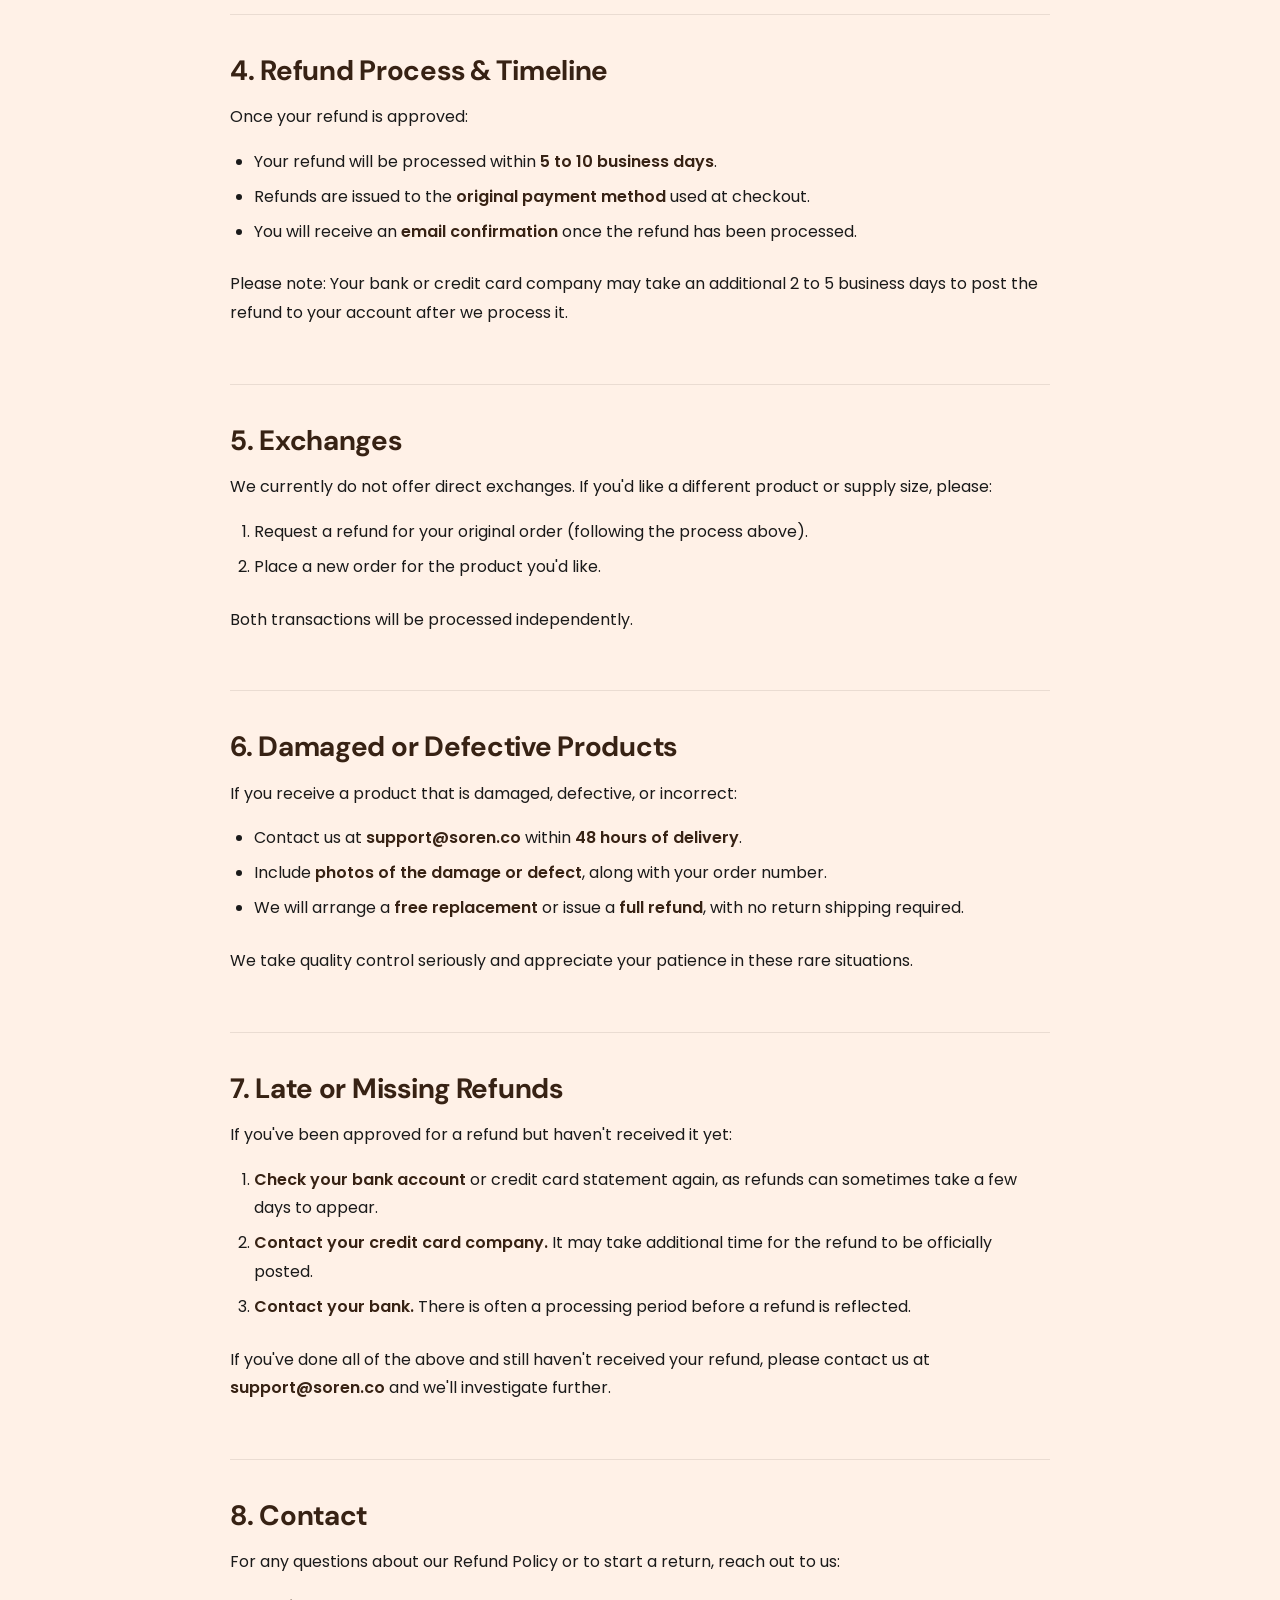
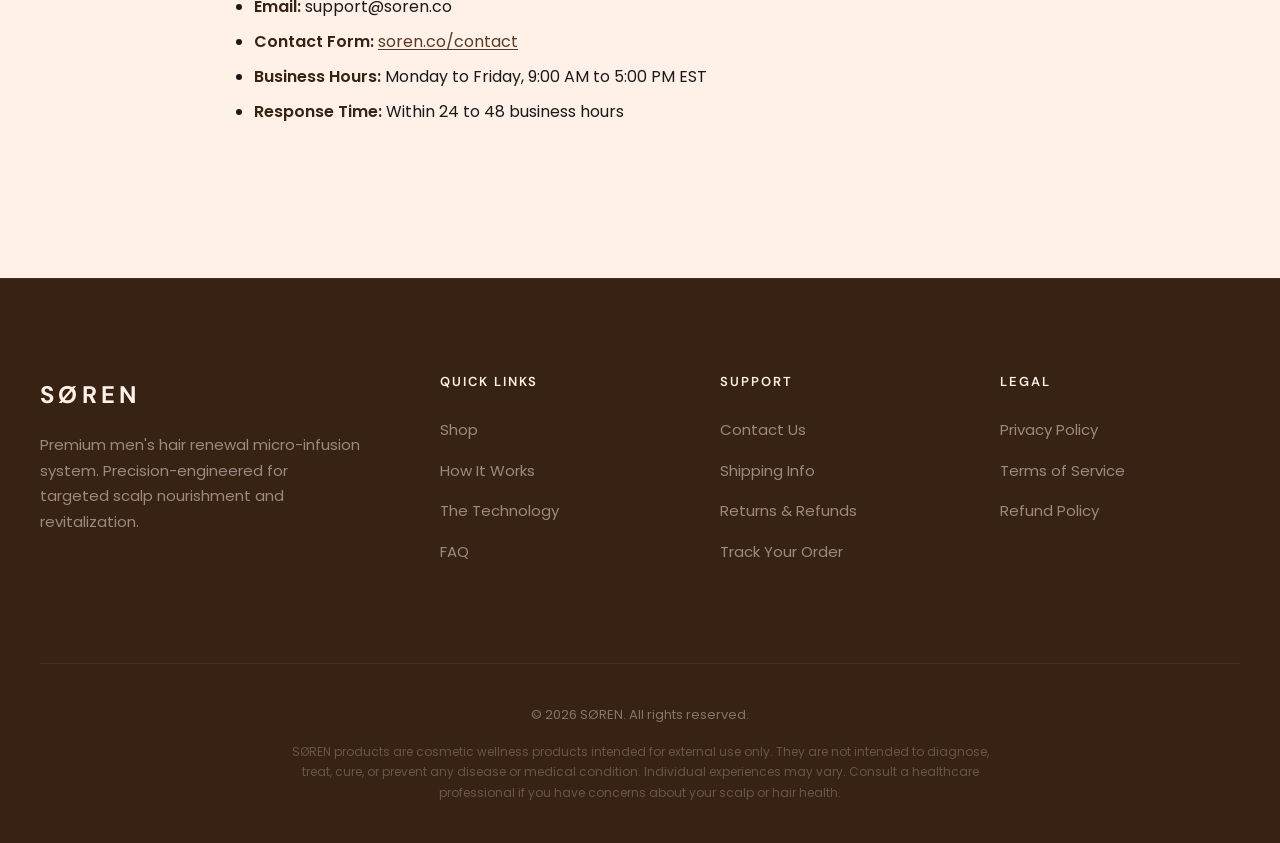
<file: refund-policy.html>
<!DOCTYPE html>
<html lang="en">
<head>
  <meta charset="UTF-8">
  <meta name="viewport" content="width=device-width, initial-scale=1.0">
  <meta name="description" content="SØREN Refund Policy | 90-day money-back guarantee. Learn about our refund process, eligibility, and timelines.">
  <title>Refund Policy | SØREN</title>

  <link rel="preconnect" href="https://fonts.googleapis.com">
  <link rel="preconnect" href="https://fonts.gstatic.com" crossorigin>
  <link href="https://fonts.googleapis.com/css2?family=DM+Sans:ital,opsz,wght@0,9..40,300;0,9..40,400;0,9..40,500;0,9..40,600;0,9..40,700;1,9..40,400&family=Poppins:wght@300;400;500;600&display=swap" rel="stylesheet">

  <link rel="stylesheet" href="styles.css">
</head>
<body>

  <!-- Announcement Bar -->
  <div id="announcement-bar" class="announcement-bar" role="banner">
    <div class="announcement-bar__inner">
      <p class="announcement-bar__text">
        <span class="announcement-bar__icon">&#10003;</span>
        Free Shipping on All Orders
        <span class="announcement-bar__separator">&#8226;</span>
        Premium Hair Renewal, Delivered to Your Door
      </p>
    </div>
  </div>

  <!-- Navigation -->
  <header id="header" class="header">
    <nav class="nav" aria-label="Main navigation">
      <div class="nav__inner container">
        <a href="index.html" class="nav__logo" aria-label="SØREN Home">SØREN</a>
        <button class="nav__toggle" id="nav-toggle" aria-label="Toggle menu" aria-expanded="false">
          <span class="nav__toggle-bar"></span>
          <span class="nav__toggle-bar"></span>
          <span class="nav__toggle-bar"></span>
        </button>
        <ul class="nav__links" id="nav-links">
          <li><a href="index.html#shop" class="nav__link">Shop</a></li>
          <li><a href="index.html#how-it-works" class="nav__link">How It Works</a></li>
          <li><a href="index.html#science" class="nav__link">About</a></li>
          <li><a href="contact.html" class="nav__link">Contact</a></li>
        </ul>
        <button class="cart-icon-btn" id="cart-icon-btn" aria-label="Open cart" onclick="window.location.href='index.html'">
          <svg width="24" height="24" viewBox="0 0 24 24" fill="none" stroke="currentColor" stroke-width="1.8" stroke-linecap="round" stroke-linejoin="round"><circle cx="9" cy="21" r="1"/><circle cx="20" cy="21" r="1"/><path d="M1 1h4l2.68 13.39a2 2 0 0 0 2 1.61h9.72a2 2 0 0 0 2-1.61L23 6H6"/></svg>
          <span class="cart-badge" id="cart-badge" style="display:none;">0</span>
        </button>
      </div>
    </nav>
  </header>

  <main>
    <!-- Hero Banner -->
    <section class="subpage-hero">
      <div class="container">
        <h1 class="subpage-hero__title">Refund Policy</h1>
        <p class="subpage-hero__subtitle">We want you to be completely satisfied with your purchase.</p>
      </div>
    </section>

    <!-- Content -->
    <section class="subpage-content">
      <div class="container">

        <p class="policy-effective">Effective Date: April 1, 2026</p>

        <p>At SØREN, customer satisfaction is at the heart of everything we do. We stand behind our products and want every customer to feel confident in their purchase. This Refund Policy outlines the terms and process for requesting a refund.</p>

        <div class="policy-section">
          <h2>1. 90-Day Money-Back Guarantee</h2>
          <p>We offer a <strong>90-day money-back guarantee</strong> on all purchases. If you are dissatisfied with your order for any reason, you may request a full refund within 90 days of the date your order was delivered.</p>
          <p>In most cases, you will not need to return the product to receive your refund. Our goal is to make the refund process as simple and hassle-free as possible.</p>
        </div>

        <div class="policy-section">
          <h2>2. Eligibility</h2>
          <p>To qualify for a refund, the following conditions must be met:</p>
          <ul>
            <li>The refund request must be submitted within <strong>90 days of delivery</strong>.</li>
            <li>You must provide your <strong>order number</strong> or other proof of purchase.</li>
          </ul>
          <p>All products are eligible for a full refund under our 90-day money-back guarantee, whether opened or unopened.</p>
        </div>

        <div class="policy-section">
          <h2>3. How to Request a Refund</h2>
          <p>To initiate a refund, follow these steps:</p>
          <ol>
            <li><strong>Contact us</strong> at <strong>support@soren.co</strong> with the subject line "Refund Request."</li>
            <li>Include your <strong>order number</strong> and the reason for your request.</li>
            <li>Our team will review your request and respond within <strong>24 to 48 business hours</strong>.</li>
          </ol>
          <p>In most cases, you will not be required to return the product. If a return is necessary, we will provide a prepaid shipping label at no cost to you.</p>
        </div>

        <div class="policy-section">
          <h2>4. Refund Process &amp; Timeline</h2>
          <p>Once your refund is approved:</p>
          <ul>
            <li>Your refund will be processed within <strong>5 to 10 business days</strong>.</li>
            <li>Refunds are issued to the <strong>original payment method</strong> used at checkout.</li>
            <li>You will receive an <strong>email confirmation</strong> once the refund has been processed.</li>
          </ul>
          <p>Please note: Your bank or credit card company may take an additional 2 to 5 business days to post the refund to your account after we process it.</p>
        </div>

        <div class="policy-section">
          <h2>5. Exchanges</h2>
          <p>We currently do not offer direct exchanges. If you'd like a different product or supply size, please:</p>
          <ol>
            <li>Request a refund for your original order (following the process above).</li>
            <li>Place a new order for the product you'd like.</li>
          </ol>
          <p>Both transactions will be processed independently.</p>
        </div>

        <div class="policy-section">
          <h2>6. Damaged or Defective Products</h2>
          <p>If you receive a product that is damaged, defective, or incorrect:</p>
          <ul>
            <li>Contact us at <strong>support@soren.co</strong> within <strong>48 hours of delivery</strong>.</li>
            <li>Include <strong>photos of the damage or defect</strong>, along with your order number.</li>
            <li>We will arrange a <strong>free replacement</strong> or issue a <strong>full refund</strong>, with no return shipping required.</li>
          </ul>
          <p>We take quality control seriously and appreciate your patience in these rare situations.</p>
        </div>

        <div class="policy-section">
          <h2>7. Late or Missing Refunds</h2>
          <p>If you've been approved for a refund but haven't received it yet:</p>
          <ol>
            <li><strong>Check your bank account</strong> or credit card statement again, as refunds can sometimes take a few days to appear.</li>
            <li><strong>Contact your credit card company.</strong> It may take additional time for the refund to be officially posted.</li>
            <li><strong>Contact your bank.</strong> There is often a processing period before a refund is reflected.</li>
          </ol>
          <p>If you've done all of the above and still haven't received your refund, please contact us at <strong>support@soren.co</strong> and we'll investigate further.</p>
        </div>

        <div class="policy-section">
          <h2>8. Contact</h2>
          <p>For any questions about our Refund Policy or to start a return, reach out to us:</p>
          <ul>
            <li><strong>Email:</strong> support@soren.co</li>
            <li><strong>Contact Form:</strong> <a href="contact.html">soren.co/contact</a></li>
            <li><strong>Business Hours:</strong> Monday to Friday, 9:00 AM to 5:00 PM EST</li>
            <li><strong>Response Time:</strong> Within 24 to 48 business hours</li>
          </ul>
        </div>

      </div>
    </section>
  </main>

  <!-- Footer -->
  <footer class="footer">
    <div class="footer__inner container">
      <div class="footer__grid">
        <div class="footer__brand">
          <a href="index.html" class="footer__logo">SØREN</a>
          <p class="footer__brand-desc">Premium men's hair renewal micro-infusion system. Precision-engineered for targeted scalp nourishment and revitalization.</p>
        </div>
        <div class="footer__column">
          <h4 class="footer__heading">Quick Links</h4>
          <ul class="footer__links">
            <li><a href="index.html#shop">Shop</a></li>
            <li><a href="index.html#how-it-works">How It Works</a></li>
            <li><a href="index.html#science">The Technology</a></li>
            <li><a href="index.html#faq">FAQ</a></li>
          </ul>
        </div>
        <div class="footer__column">
          <h4 class="footer__heading">Support</h4>
          <ul class="footer__links">
            <li><a href="contact.html">Contact Us</a></li>
            <li><a href="shipping.html">Shipping Info</a></li>
            <li><a href="returns.html">Returns &amp; Refunds</a></li>
            <li><a href="track-order.html">Track Your Order</a></li>
          </ul>
        </div>
        <div class="footer__column">
          <h4 class="footer__heading">Legal</h4>
          <ul class="footer__links">
            <li><a href="privacy.html">Privacy Policy</a></li>
            <li><a href="terms.html">Terms of Service</a></li>
            <li><a href="refund-policy.html">Refund Policy</a></li>
          </ul>
        </div>
      </div>
      <div class="footer__bottom">
        <p class="footer__copyright">&copy; 2026 SØREN. All rights reserved.</p>
        <p class="footer__disclaimer">SØREN products are cosmetic wellness products intended for external use only. They are not intended to diagnose, treat, cure, or prevent any disease or medical condition. Individual experiences may vary. Consult a healthcare professional if you have concerns about your scalp or hair health.</p>
      </div>
    </div>
  </footer>

  <script src="script.js"></script>
</body>
</html>
</file>
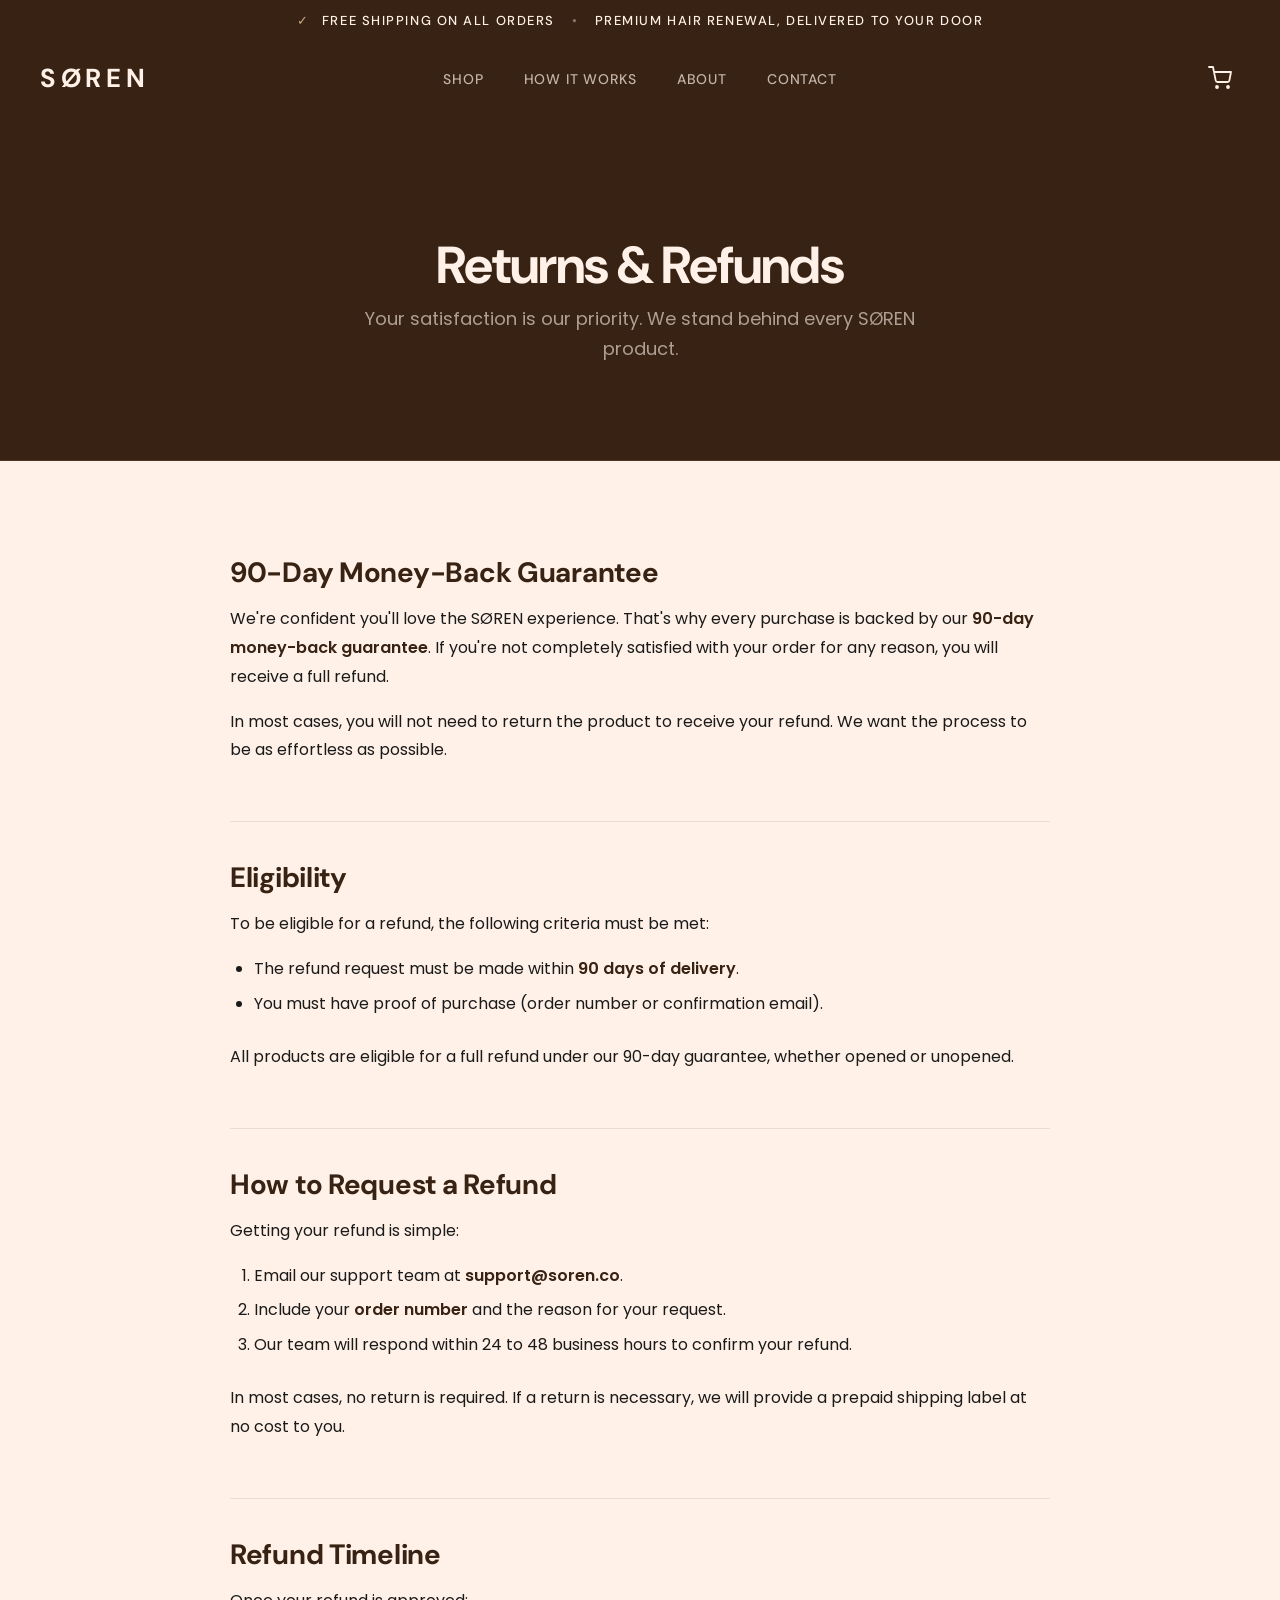
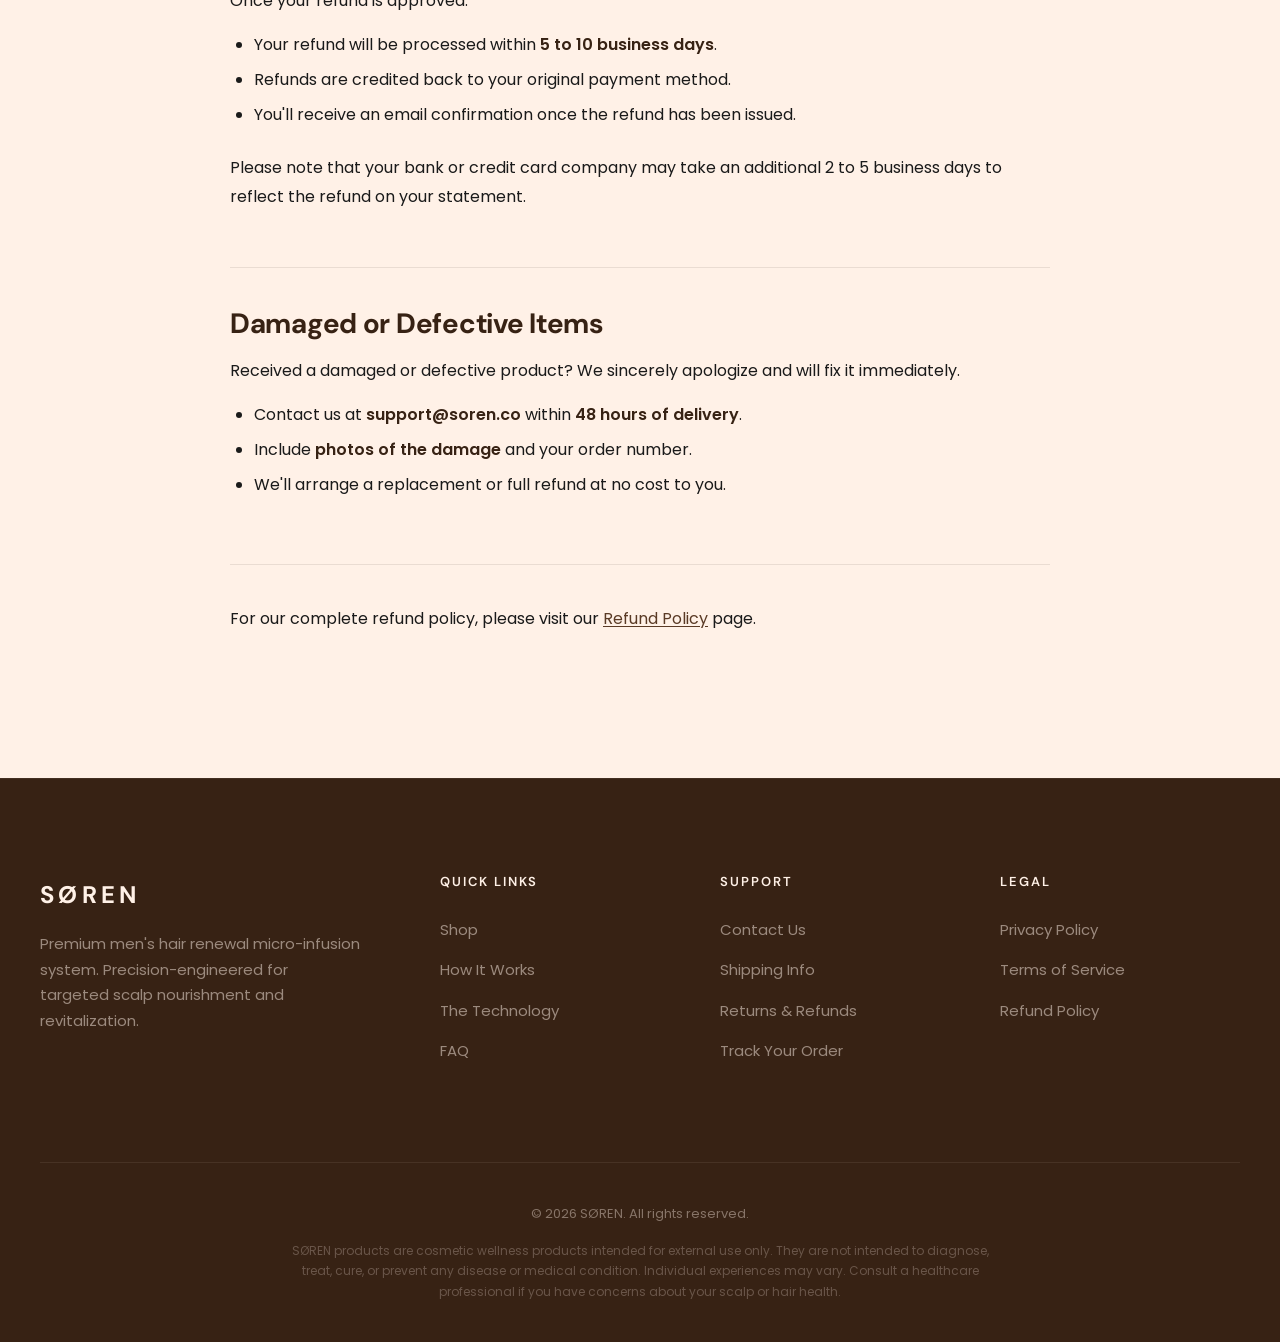
<file: returns.html>
<!DOCTYPE html>
<html lang="en">
<head>
  <meta charset="UTF-8">
  <meta name="viewport" content="width=device-width, initial-scale=1.0">
  <meta name="description" content="SØREN Returns &amp; Refunds | 90-day money-back guarantee. Full refund for any reason, no return required in most cases.">
  <title>Returns &amp; Refunds | SØREN</title>

  <link rel="preconnect" href="https://fonts.googleapis.com">
  <link rel="preconnect" href="https://fonts.gstatic.com" crossorigin>
  <link href="https://fonts.googleapis.com/css2?family=DM+Sans:ital,opsz,wght@0,9..40,300;0,9..40,400;0,9..40,500;0,9..40,600;0,9..40,700;1,9..40,400&family=Poppins:wght@300;400;500;600&display=swap" rel="stylesheet">

  <link rel="stylesheet" href="styles.css">
</head>
<body>

  <!-- Announcement Bar -->
  <div id="announcement-bar" class="announcement-bar" role="banner">
    <div class="announcement-bar__inner">
      <p class="announcement-bar__text">
        <span class="announcement-bar__icon">&#10003;</span>
        Free Shipping on All Orders
        <span class="announcement-bar__separator">&#8226;</span>
        Premium Hair Renewal, Delivered to Your Door
      </p>
    </div>
  </div>

  <!-- Navigation -->
  <header id="header" class="header">
    <nav class="nav" aria-label="Main navigation">
      <div class="nav__inner container">
        <a href="index.html" class="nav__logo" aria-label="SØREN Home">SØREN</a>
        <button class="nav__toggle" id="nav-toggle" aria-label="Toggle menu" aria-expanded="false">
          <span class="nav__toggle-bar"></span>
          <span class="nav__toggle-bar"></span>
          <span class="nav__toggle-bar"></span>
        </button>
        <ul class="nav__links" id="nav-links">
          <li><a href="index.html#shop" class="nav__link">Shop</a></li>
          <li><a href="index.html#how-it-works" class="nav__link">How It Works</a></li>
          <li><a href="index.html#science" class="nav__link">About</a></li>
          <li><a href="contact.html" class="nav__link">Contact</a></li>
        </ul>
        <button class="cart-icon-btn" id="cart-icon-btn" aria-label="Open cart" onclick="window.location.href='index.html'">
          <svg width="24" height="24" viewBox="0 0 24 24" fill="none" stroke="currentColor" stroke-width="1.8" stroke-linecap="round" stroke-linejoin="round"><circle cx="9" cy="21" r="1"/><circle cx="20" cy="21" r="1"/><path d="M1 1h4l2.68 13.39a2 2 0 0 0 2 1.61h9.72a2 2 0 0 0 2-1.61L23 6H6"/></svg>
          <span class="cart-badge" id="cart-badge" style="display:none;">0</span>
        </button>
      </div>
    </nav>
  </header>

  <main>
    <!-- Hero Banner -->
    <section class="subpage-hero">
      <div class="container">
        <h1 class="subpage-hero__title">Returns &amp; Refunds</h1>
        <p class="subpage-hero__subtitle">Your satisfaction is our priority. We stand behind every SØREN product.</p>
      </div>
    </section>

    <!-- Content -->
    <section class="subpage-content">
      <div class="container">

        <div class="policy-section">
          <h2>90-Day Money-Back Guarantee</h2>
          <p>We're confident you'll love the SØREN experience. That's why every purchase is backed by our <strong>90-day money-back guarantee</strong>. If you're not completely satisfied with your order for any reason, you will receive a full refund.</p>
          <p>In most cases, you will not need to return the product to receive your refund. We want the process to be as effortless as possible.</p>
        </div>

        <div class="policy-section">
          <h2>Eligibility</h2>
          <p>To be eligible for a refund, the following criteria must be met:</p>
          <ul>
            <li>The refund request must be made within <strong>90 days of delivery</strong>.</li>
            <li>You must have proof of purchase (order number or confirmation email).</li>
          </ul>
          <p>All products are eligible for a full refund under our 90-day guarantee, whether opened or unopened.</p>
        </div>

        <div class="policy-section">
          <h2>How to Request a Refund</h2>
          <p>Getting your refund is simple:</p>
          <ol>
            <li>Email our support team at <strong>support@soren.co</strong>.</li>
            <li>Include your <strong>order number</strong> and the reason for your request.</li>
            <li>Our team will respond within 24 to 48 business hours to confirm your refund.</li>
          </ol>
          <p>In most cases, no return is required. If a return is necessary, we will provide a prepaid shipping label at no cost to you.</p>
        </div>

        <div class="policy-section">
          <h2>Refund Timeline</h2>
          <p>Once your refund is approved:</p>
          <ul>
            <li>Your refund will be processed within <strong>5 to 10 business days</strong>.</li>
            <li>Refunds are credited back to your original payment method.</li>
            <li>You'll receive an email confirmation once the refund has been issued.</li>
          </ul>
          <p>Please note that your bank or credit card company may take an additional 2 to 5 business days to reflect the refund on your statement.</p>
        </div>

        <div class="policy-section">
          <h2>Damaged or Defective Items</h2>
          <p>Received a damaged or defective product? We sincerely apologize and will fix it immediately.</p>
          <ul>
            <li>Contact us at <strong>support@soren.co</strong> within <strong>48 hours of delivery</strong>.</li>
            <li>Include <strong>photos of the damage</strong> and your order number.</li>
            <li>We'll arrange a replacement or full refund at no cost to you.</li>
          </ul>
        </div>

        <p>For our complete refund policy, please visit our <a href="refund-policy.html">Refund Policy</a> page.</p>

      </div>
    </section>
  </main>

  <!-- Footer -->
  <footer class="footer">
    <div class="footer__inner container">
      <div class="footer__grid">
        <div class="footer__brand">
          <a href="index.html" class="footer__logo">SØREN</a>
          <p class="footer__brand-desc">Premium men's hair renewal micro-infusion system. Precision-engineered for targeted scalp nourishment and revitalization.</p>
        </div>
        <div class="footer__column">
          <h4 class="footer__heading">Quick Links</h4>
          <ul class="footer__links">
            <li><a href="index.html#shop">Shop</a></li>
            <li><a href="index.html#how-it-works">How It Works</a></li>
            <li><a href="index.html#science">The Technology</a></li>
            <li><a href="index.html#faq">FAQ</a></li>
          </ul>
        </div>
        <div class="footer__column">
          <h4 class="footer__heading">Support</h4>
          <ul class="footer__links">
            <li><a href="contact.html">Contact Us</a></li>
            <li><a href="shipping.html">Shipping Info</a></li>
            <li><a href="returns.html">Returns &amp; Refunds</a></li>
            <li><a href="track-order.html">Track Your Order</a></li>
          </ul>
        </div>
        <div class="footer__column">
          <h4 class="footer__heading">Legal</h4>
          <ul class="footer__links">
            <li><a href="privacy.html">Privacy Policy</a></li>
            <li><a href="terms.html">Terms of Service</a></li>
            <li><a href="refund-policy.html">Refund Policy</a></li>
          </ul>
        </div>
      </div>
      <div class="footer__bottom">
        <p class="footer__copyright">&copy; 2026 SØREN. All rights reserved.</p>
        <p class="footer__disclaimer">SØREN products are cosmetic wellness products intended for external use only. They are not intended to diagnose, treat, cure, or prevent any disease or medical condition. Individual experiences may vary. Consult a healthcare professional if you have concerns about your scalp or hair health.</p>
      </div>
    </div>
  </footer>

  <script src="script.js"></script>
</body>
</html>
</file>
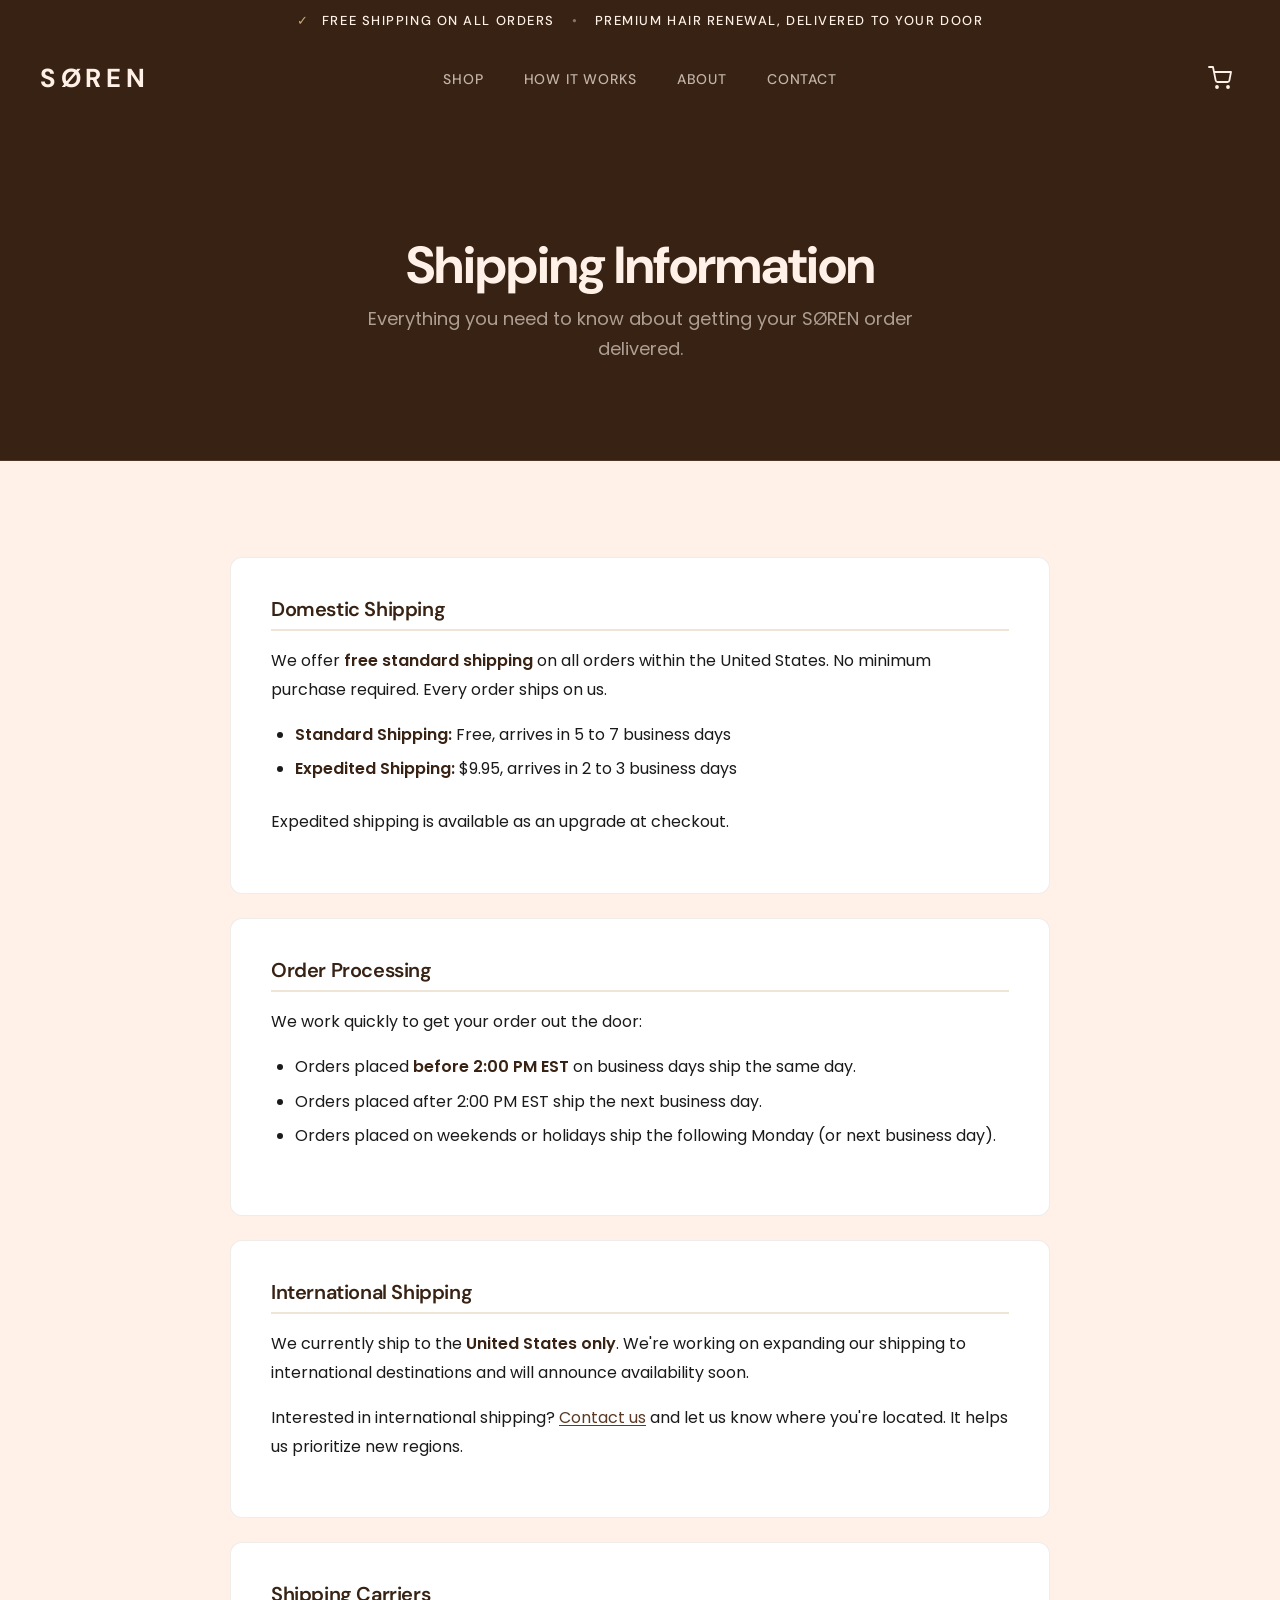
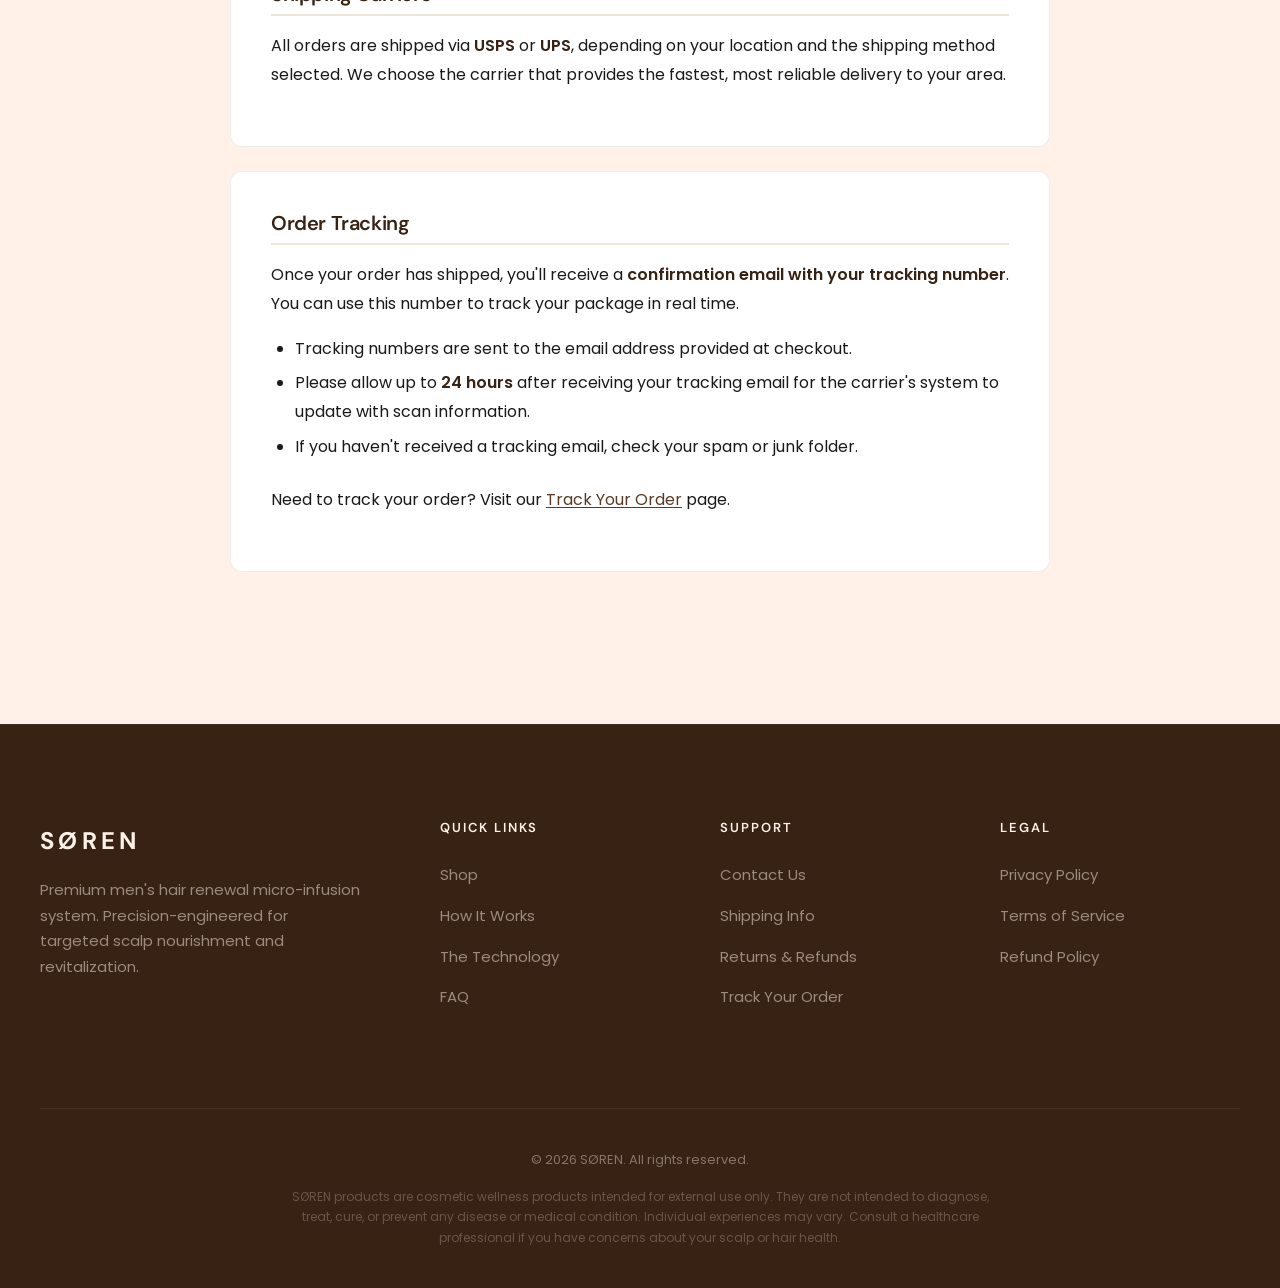
<file: shipping.html>
<!DOCTYPE html>
<html lang="en">
<head>
  <meta charset="UTF-8">
  <meta name="viewport" content="width=device-width, initial-scale=1.0">
  <meta name="description" content="SØREN Shipping Information | Free standard shipping on all orders. Learn about delivery times, carriers, and tracking.">
  <title>Shipping Information | SØREN</title>

  <link rel="preconnect" href="https://fonts.googleapis.com">
  <link rel="preconnect" href="https://fonts.gstatic.com" crossorigin>
  <link href="https://fonts.googleapis.com/css2?family=DM+Sans:ital,opsz,wght@0,9..40,300;0,9..40,400;0,9..40,500;0,9..40,600;0,9..40,700;1,9..40,400&family=Poppins:wght@300;400;500;600&display=swap" rel="stylesheet">

  <link rel="stylesheet" href="styles.css">
</head>
<body>

  <!-- Announcement Bar -->
  <div id="announcement-bar" class="announcement-bar" role="banner">
    <div class="announcement-bar__inner">
      <p class="announcement-bar__text">
        <span class="announcement-bar__icon">&#10003;</span>
        Free Shipping on All Orders
        <span class="announcement-bar__separator">&#8226;</span>
        Premium Hair Renewal, Delivered to Your Door
      </p>
    </div>
  </div>

  <!-- Navigation -->
  <header id="header" class="header">
    <nav class="nav" aria-label="Main navigation">
      <div class="nav__inner container">
        <a href="index.html" class="nav__logo" aria-label="SØREN Home">SØREN</a>
        <button class="nav__toggle" id="nav-toggle" aria-label="Toggle menu" aria-expanded="false">
          <span class="nav__toggle-bar"></span>
          <span class="nav__toggle-bar"></span>
          <span class="nav__toggle-bar"></span>
        </button>
        <ul class="nav__links" id="nav-links">
          <li><a href="index.html#shop" class="nav__link">Shop</a></li>
          <li><a href="index.html#how-it-works" class="nav__link">How It Works</a></li>
          <li><a href="index.html#science" class="nav__link">About</a></li>
          <li><a href="contact.html" class="nav__link">Contact</a></li>
        </ul>
        <button class="cart-icon-btn" id="cart-icon-btn" aria-label="Open cart" onclick="window.location.href='index.html'">
          <svg width="24" height="24" viewBox="0 0 24 24" fill="none" stroke="currentColor" stroke-width="1.8" stroke-linecap="round" stroke-linejoin="round"><circle cx="9" cy="21" r="1"/><circle cx="20" cy="21" r="1"/><path d="M1 1h4l2.68 13.39a2 2 0 0 0 2 1.61h9.72a2 2 0 0 0 2-1.61L23 6H6"/></svg>
          <span class="cart-badge" id="cart-badge" style="display:none;">0</span>
        </button>
      </div>
    </nav>
  </header>

  <main>
    <!-- Hero Banner -->
    <section class="subpage-hero">
      <div class="container">
        <h1 class="subpage-hero__title">Shipping Information</h1>
        <p class="subpage-hero__subtitle">Everything you need to know about getting your SØREN order delivered.</p>
      </div>
    </section>

    <!-- Content -->
    <section class="subpage-content">
      <div class="container">

        <div class="info-card">
          <h3>Domestic Shipping</h3>
          <p>We offer <strong>free standard shipping</strong> on all orders within the United States. No minimum purchase required. Every order ships on us.</p>
          <ul>
            <li><strong>Standard Shipping:</strong> Free, arrives in 5 to 7 business days</li>
            <li><strong>Expedited Shipping:</strong> $9.95, arrives in 2 to 3 business days</li>
          </ul>
          <p>Expedited shipping is available as an upgrade at checkout.</p>
        </div>

        <div class="info-card">
          <h3>Order Processing</h3>
          <p>We work quickly to get your order out the door:</p>
          <ul>
            <li>Orders placed <strong>before 2:00 PM EST</strong> on business days ship the same day.</li>
            <li>Orders placed after 2:00 PM EST ship the next business day.</li>
            <li>Orders placed on weekends or holidays ship the following Monday (or next business day).</li>
          </ul>
        </div>

        <div class="info-card">
          <h3>International Shipping</h3>
          <p>We currently ship to the <strong>United States only</strong>. We're working on expanding our shipping to international destinations and will announce availability soon.</p>
          <p>Interested in international shipping? <a href="contact.html">Contact us</a> and let us know where you're located. It helps us prioritize new regions.</p>
        </div>

        <div class="info-card">
          <h3>Shipping Carriers</h3>
          <p>All orders are shipped via <strong>USPS</strong> or <strong>UPS</strong>, depending on your location and the shipping method selected. We choose the carrier that provides the fastest, most reliable delivery to your area.</p>
        </div>

        <div class="info-card">
          <h3>Order Tracking</h3>
          <p>Once your order has shipped, you'll receive a <strong>confirmation email with your tracking number</strong>. You can use this number to track your package in real time.</p>
          <ul>
            <li>Tracking numbers are sent to the email address provided at checkout.</li>
            <li>Please allow up to <strong>24 hours</strong> after receiving your tracking email for the carrier's system to update with scan information.</li>
            <li>If you haven't received a tracking email, check your spam or junk folder.</li>
          </ul>
          <p>Need to track your order? Visit our <a href="track-order.html">Track Your Order</a> page.</p>
        </div>

      </div>
    </section>
  </main>

  <!-- Footer -->
  <footer class="footer">
    <div class="footer__inner container">
      <div class="footer__grid">
        <div class="footer__brand">
          <a href="index.html" class="footer__logo">SØREN</a>
          <p class="footer__brand-desc">Premium men's hair renewal micro-infusion system. Precision-engineered for targeted scalp nourishment and revitalization.</p>
        </div>
        <div class="footer__column">
          <h4 class="footer__heading">Quick Links</h4>
          <ul class="footer__links">
            <li><a href="index.html#shop">Shop</a></li>
            <li><a href="index.html#how-it-works">How It Works</a></li>
            <li><a href="index.html#science">The Technology</a></li>
            <li><a href="index.html#faq">FAQ</a></li>
          </ul>
        </div>
        <div class="footer__column">
          <h4 class="footer__heading">Support</h4>
          <ul class="footer__links">
            <li><a href="contact.html">Contact Us</a></li>
            <li><a href="shipping.html">Shipping Info</a></li>
            <li><a href="returns.html">Returns &amp; Refunds</a></li>
            <li><a href="track-order.html">Track Your Order</a></li>
          </ul>
        </div>
        <div class="footer__column">
          <h4 class="footer__heading">Legal</h4>
          <ul class="footer__links">
            <li><a href="privacy.html">Privacy Policy</a></li>
            <li><a href="terms.html">Terms of Service</a></li>
            <li><a href="refund-policy.html">Refund Policy</a></li>
          </ul>
        </div>
      </div>
      <div class="footer__bottom">
        <p class="footer__copyright">&copy; 2026 SØREN. All rights reserved.</p>
        <p class="footer__disclaimer">SØREN products are cosmetic wellness products intended for external use only. They are not intended to diagnose, treat, cure, or prevent any disease or medical condition. Individual experiences may vary. Consult a healthcare professional if you have concerns about your scalp or hair health.</p>
      </div>
    </div>
  </footer>

  <script src="script.js"></script>
</body>
</html>
</file>
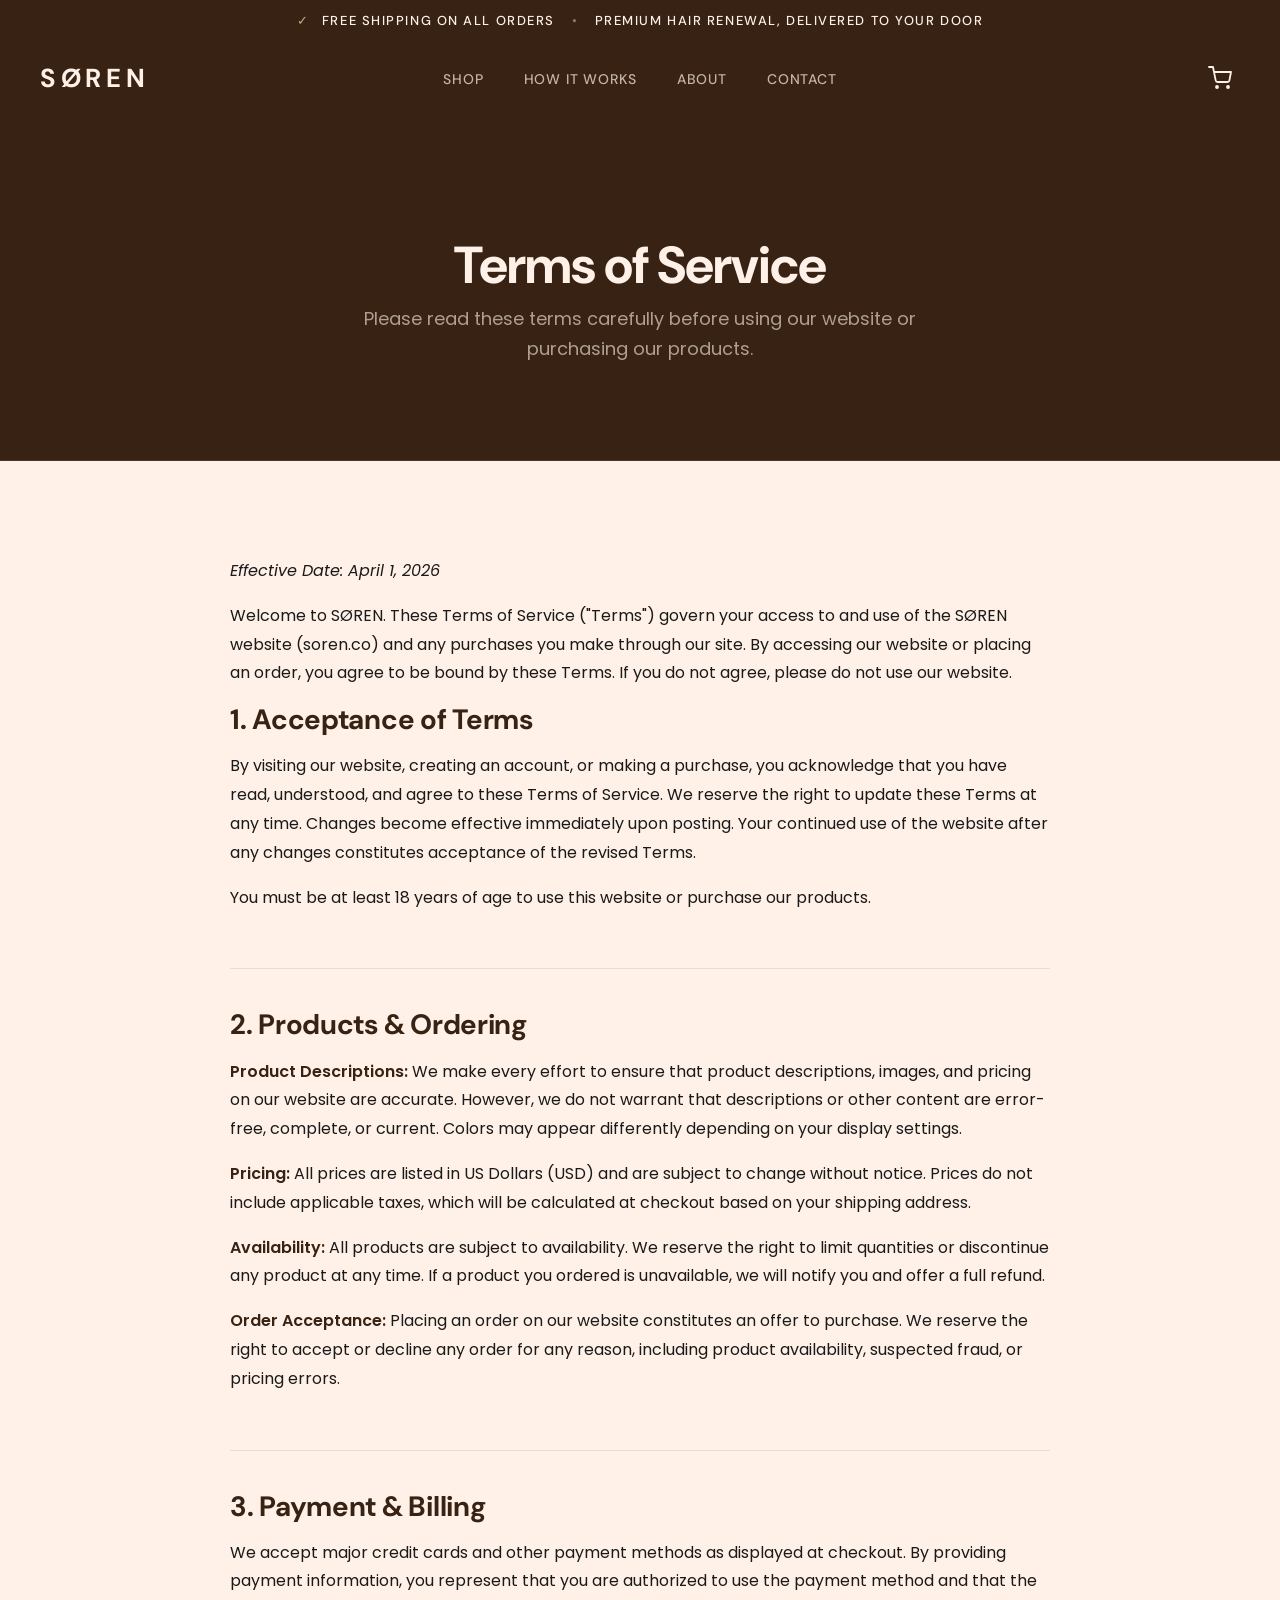
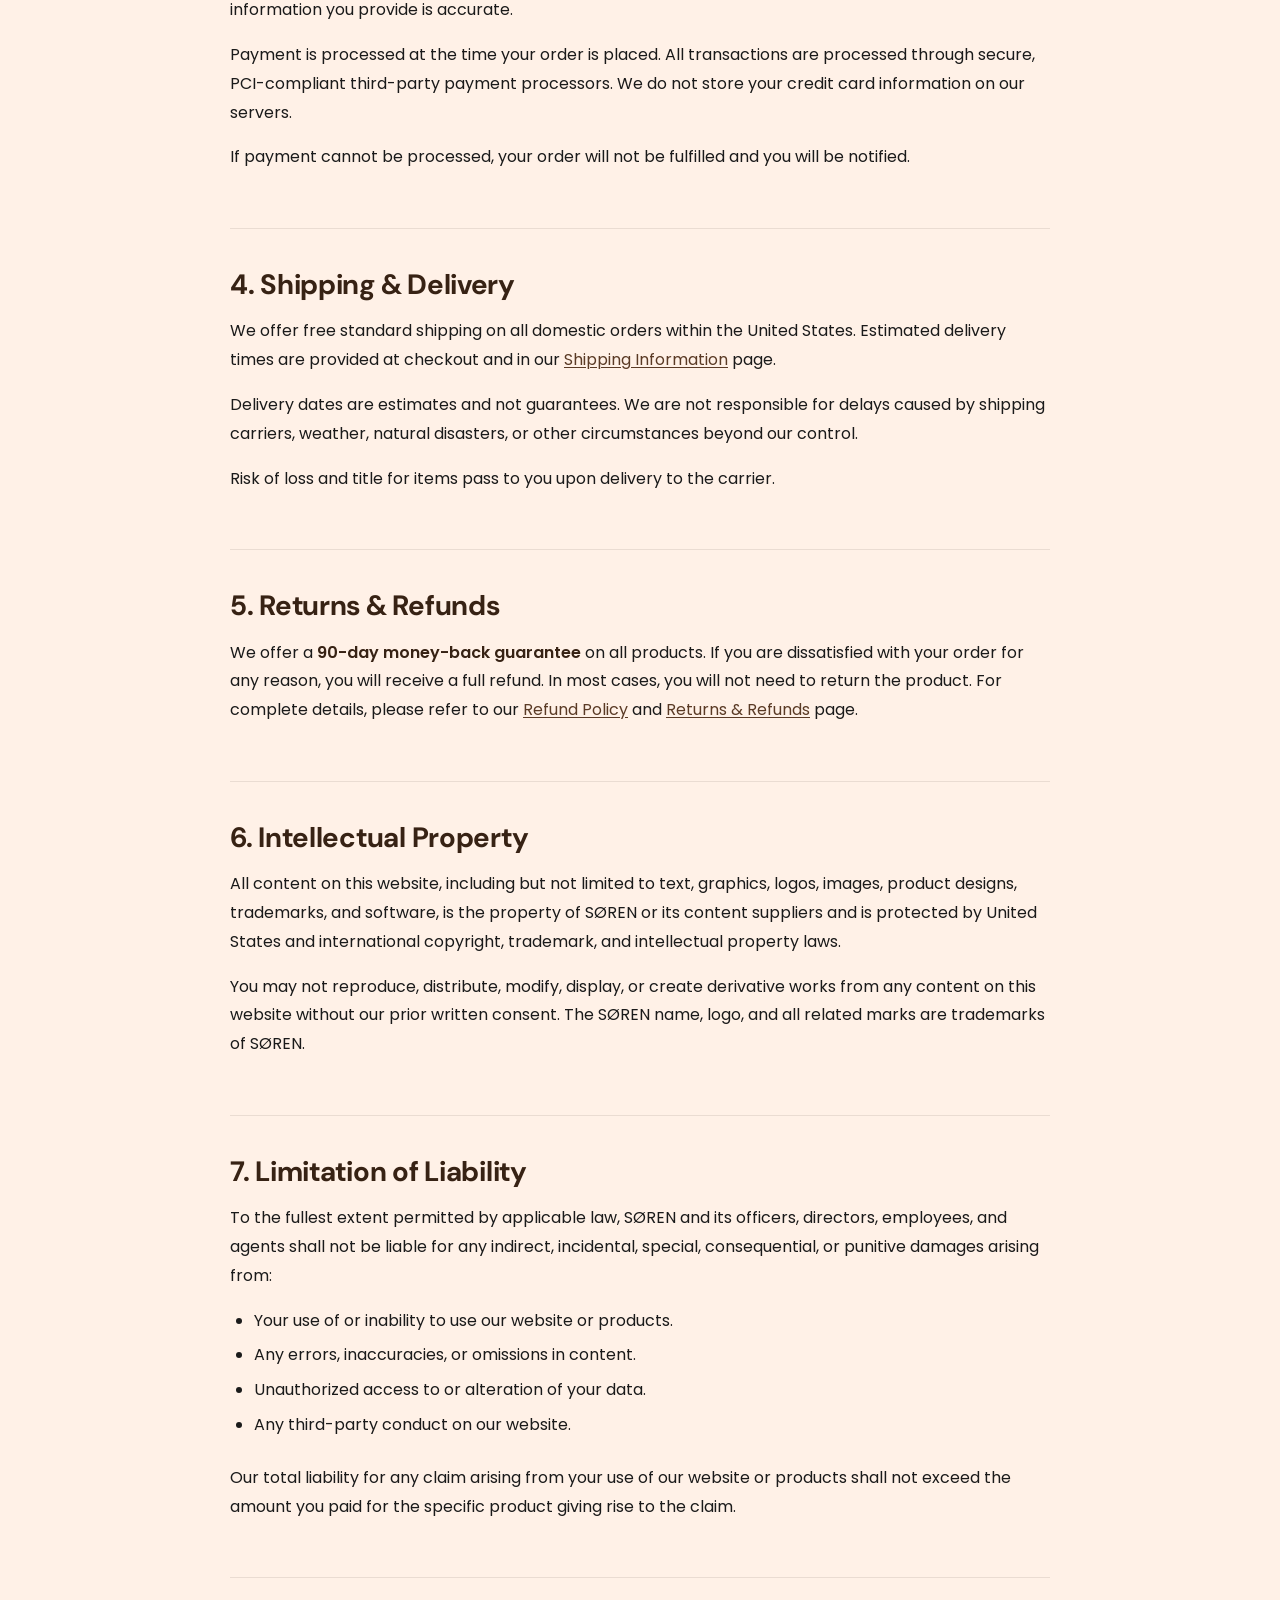
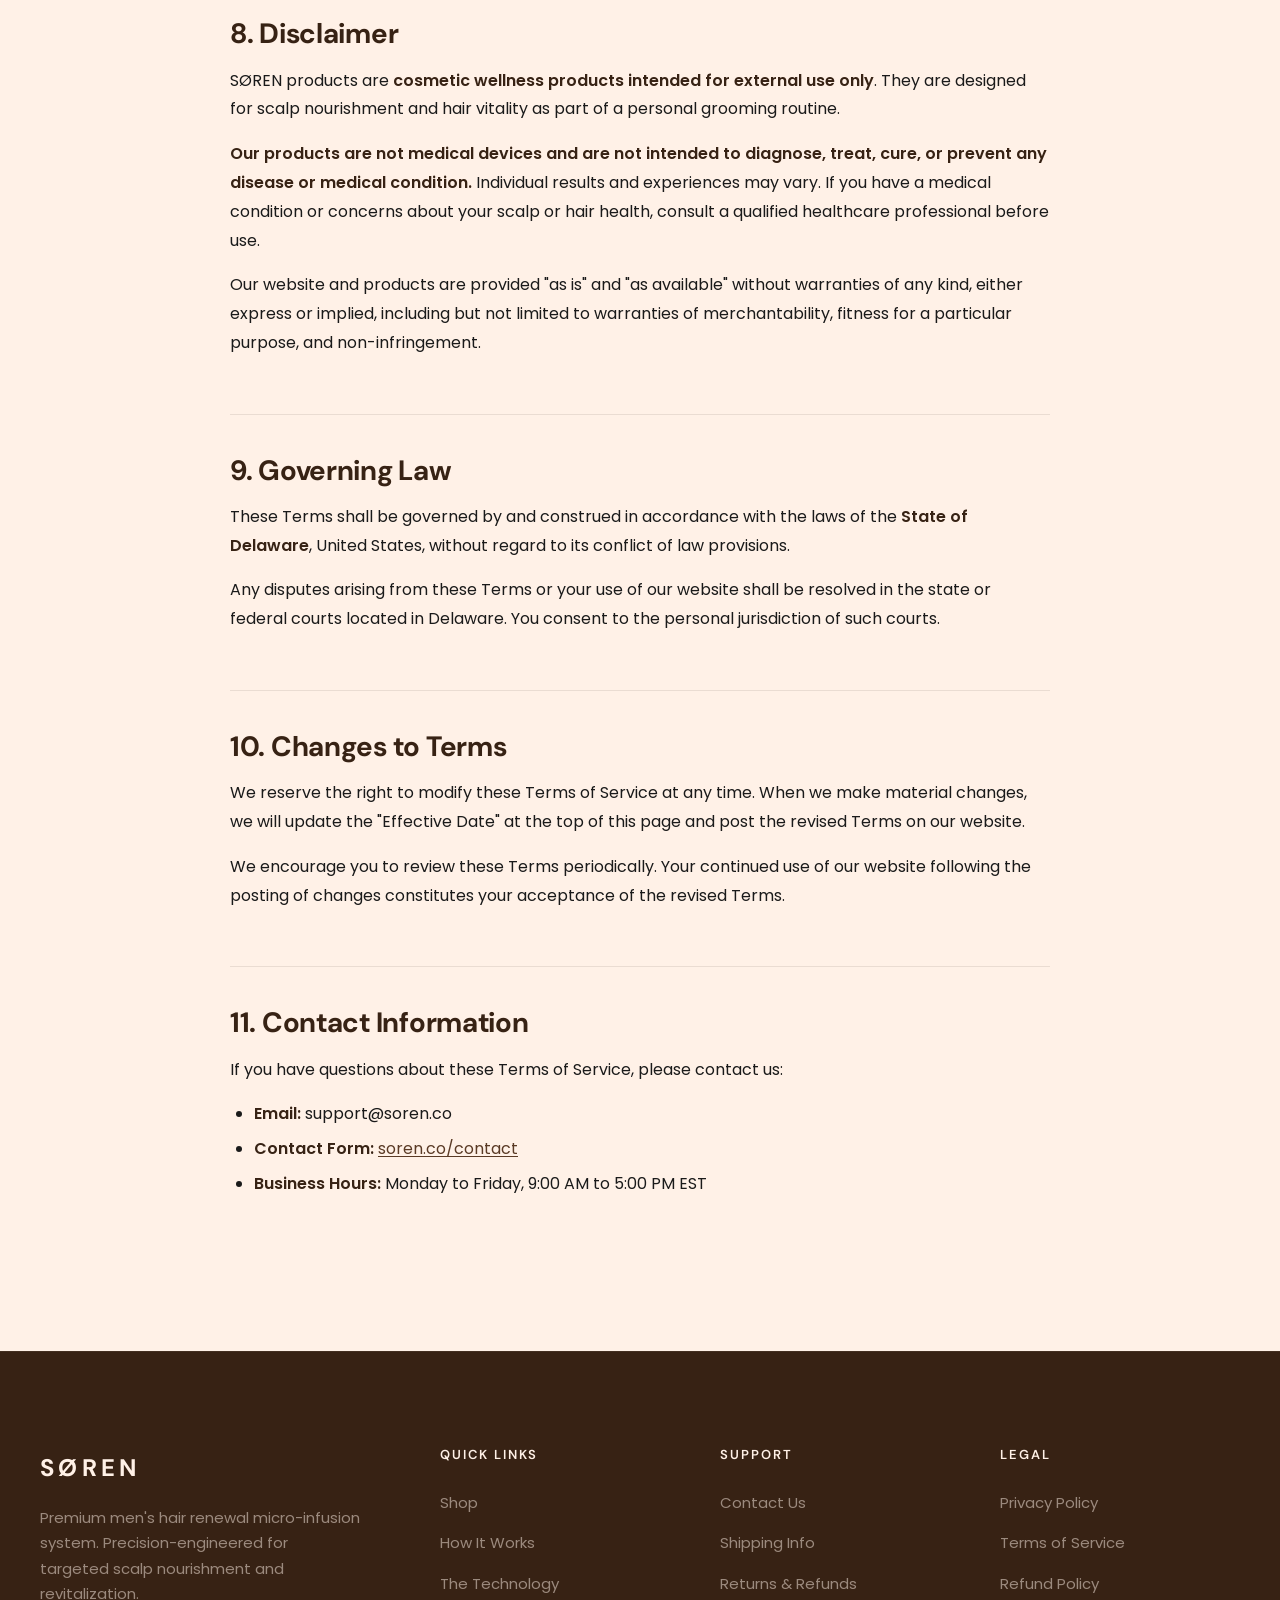
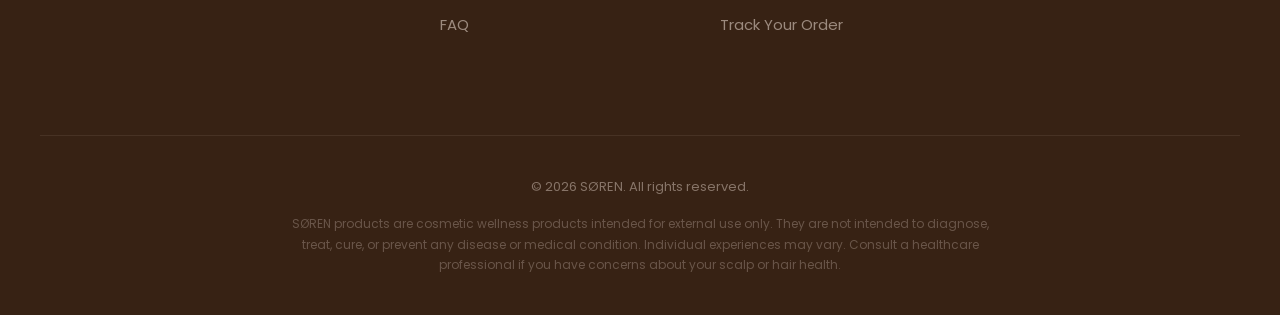
<file: terms.html>
<!DOCTYPE html>
<html lang="en">
<head>
  <meta charset="UTF-8">
  <meta name="viewport" content="width=device-width, initial-scale=1.0">
  <meta name="description" content="SØREN Terms of Service | The terms and conditions governing your use of our website and purchase of our products.">
  <title>Terms of Service | SØREN</title>

  <link rel="preconnect" href="https://fonts.googleapis.com">
  <link rel="preconnect" href="https://fonts.gstatic.com" crossorigin>
  <link href="https://fonts.googleapis.com/css2?family=DM+Sans:ital,opsz,wght@0,9..40,300;0,9..40,400;0,9..40,500;0,9..40,600;0,9..40,700;1,9..40,400&family=Poppins:wght@300;400;500;600&display=swap" rel="stylesheet">

  <link rel="stylesheet" href="styles.css">
</head>
<body>

  <!-- Announcement Bar -->
  <div id="announcement-bar" class="announcement-bar" role="banner">
    <div class="announcement-bar__inner">
      <p class="announcement-bar__text">
        <span class="announcement-bar__icon">&#10003;</span>
        Free Shipping on All Orders
        <span class="announcement-bar__separator">&#8226;</span>
        Premium Hair Renewal, Delivered to Your Door
      </p>
    </div>
  </div>

  <!-- Navigation -->
  <header id="header" class="header">
    <nav class="nav" aria-label="Main navigation">
      <div class="nav__inner container">
        <a href="index.html" class="nav__logo" aria-label="SØREN Home">SØREN</a>
        <button class="nav__toggle" id="nav-toggle" aria-label="Toggle menu" aria-expanded="false">
          <span class="nav__toggle-bar"></span>
          <span class="nav__toggle-bar"></span>
          <span class="nav__toggle-bar"></span>
        </button>
        <ul class="nav__links" id="nav-links">
          <li><a href="index.html#shop" class="nav__link">Shop</a></li>
          <li><a href="index.html#how-it-works" class="nav__link">How It Works</a></li>
          <li><a href="index.html#science" class="nav__link">About</a></li>
          <li><a href="contact.html" class="nav__link">Contact</a></li>
        </ul>
        <button class="cart-icon-btn" id="cart-icon-btn" aria-label="Open cart" onclick="window.location.href='index.html'">
          <svg width="24" height="24" viewBox="0 0 24 24" fill="none" stroke="currentColor" stroke-width="1.8" stroke-linecap="round" stroke-linejoin="round"><circle cx="9" cy="21" r="1"/><circle cx="20" cy="21" r="1"/><path d="M1 1h4l2.68 13.39a2 2 0 0 0 2 1.61h9.72a2 2 0 0 0 2-1.61L23 6H6"/></svg>
          <span class="cart-badge" id="cart-badge" style="display:none;">0</span>
        </button>
      </div>
    </nav>
  </header>

  <main>
    <!-- Hero Banner -->
    <section class="subpage-hero">
      <div class="container">
        <h1 class="subpage-hero__title">Terms of Service</h1>
        <p class="subpage-hero__subtitle">Please read these terms carefully before using our website or purchasing our products.</p>
      </div>
    </section>

    <!-- Content -->
    <section class="subpage-content">
      <div class="container">

        <p class="policy-effective">Effective Date: April 1, 2026</p>

        <p>Welcome to SØREN. These Terms of Service ("Terms") govern your access to and use of the SØREN website (soren.co) and any purchases you make through our site. By accessing our website or placing an order, you agree to be bound by these Terms. If you do not agree, please do not use our website.</p>

        <div class="policy-section">
          <h2>1. Acceptance of Terms</h2>
          <p>By visiting our website, creating an account, or making a purchase, you acknowledge that you have read, understood, and agree to these Terms of Service. We reserve the right to update these Terms at any time. Changes become effective immediately upon posting. Your continued use of the website after any changes constitutes acceptance of the revised Terms.</p>
          <p>You must be at least 18 years of age to use this website or purchase our products.</p>
        </div>

        <div class="policy-section">
          <h2>2. Products &amp; Ordering</h2>
          <p><strong>Product Descriptions:</strong> We make every effort to ensure that product descriptions, images, and pricing on our website are accurate. However, we do not warrant that descriptions or other content are error-free, complete, or current. Colors may appear differently depending on your display settings.</p>
          <p><strong>Pricing:</strong> All prices are listed in US Dollars (USD) and are subject to change without notice. Prices do not include applicable taxes, which will be calculated at checkout based on your shipping address.</p>
          <p><strong>Availability:</strong> All products are subject to availability. We reserve the right to limit quantities or discontinue any product at any time. If a product you ordered is unavailable, we will notify you and offer a full refund.</p>
          <p><strong>Order Acceptance:</strong> Placing an order on our website constitutes an offer to purchase. We reserve the right to accept or decline any order for any reason, including product availability, suspected fraud, or pricing errors.</p>
        </div>

        <div class="policy-section">
          <h2>3. Payment &amp; Billing</h2>
          <p>We accept major credit cards and other payment methods as displayed at checkout. By providing payment information, you represent that you are authorized to use the payment method and that the information you provide is accurate.</p>
          <p>Payment is processed at the time your order is placed. All transactions are processed through secure, PCI-compliant third-party payment processors. We do not store your credit card information on our servers.</p>
          <p>If payment cannot be processed, your order will not be fulfilled and you will be notified.</p>
        </div>

        <div class="policy-section">
          <h2>4. Shipping &amp; Delivery</h2>
          <p>We offer free standard shipping on all domestic orders within the United States. Estimated delivery times are provided at checkout and in our <a href="shipping.html">Shipping Information</a> page.</p>
          <p>Delivery dates are estimates and not guarantees. We are not responsible for delays caused by shipping carriers, weather, natural disasters, or other circumstances beyond our control.</p>
          <p>Risk of loss and title for items pass to you upon delivery to the carrier.</p>
        </div>

        <div class="policy-section">
          <h2>5. Returns &amp; Refunds</h2>
          <p>We offer a <strong>90-day money-back guarantee</strong> on all products. If you are dissatisfied with your order for any reason, you will receive a full refund. In most cases, you will not need to return the product. For complete details, please refer to our <a href="refund-policy.html">Refund Policy</a> and <a href="returns.html">Returns &amp; Refunds</a> page.</p>
        </div>

        <div class="policy-section">
          <h2>6. Intellectual Property</h2>
          <p>All content on this website, including but not limited to text, graphics, logos, images, product designs, trademarks, and software, is the property of SØREN or its content suppliers and is protected by United States and international copyright, trademark, and intellectual property laws.</p>
          <p>You may not reproduce, distribute, modify, display, or create derivative works from any content on this website without our prior written consent. The SØREN name, logo, and all related marks are trademarks of SØREN.</p>
        </div>

        <div class="policy-section">
          <h2>7. Limitation of Liability</h2>
          <p>To the fullest extent permitted by applicable law, SØREN and its officers, directors, employees, and agents shall not be liable for any indirect, incidental, special, consequential, or punitive damages arising from:</p>
          <ul>
            <li>Your use of or inability to use our website or products.</li>
            <li>Any errors, inaccuracies, or omissions in content.</li>
            <li>Unauthorized access to or alteration of your data.</li>
            <li>Any third-party conduct on our website.</li>
          </ul>
          <p>Our total liability for any claim arising from your use of our website or products shall not exceed the amount you paid for the specific product giving rise to the claim.</p>
        </div>

        <div class="policy-section">
          <h2>8. Disclaimer</h2>
          <p>SØREN products are <strong>cosmetic wellness products intended for external use only</strong>. They are designed for scalp nourishment and hair vitality as part of a personal grooming routine.</p>
          <p><strong>Our products are not medical devices and are not intended to diagnose, treat, cure, or prevent any disease or medical condition.</strong> Individual results and experiences may vary. If you have a medical condition or concerns about your scalp or hair health, consult a qualified healthcare professional before use.</p>
          <p>Our website and products are provided "as is" and "as available" without warranties of any kind, either express or implied, including but not limited to warranties of merchantability, fitness for a particular purpose, and non-infringement.</p>
        </div>

        <div class="policy-section">
          <h2>9. Governing Law</h2>
          <p>These Terms shall be governed by and construed in accordance with the laws of the <strong>State of Delaware</strong>, United States, without regard to its conflict of law provisions.</p>
          <p>Any disputes arising from these Terms or your use of our website shall be resolved in the state or federal courts located in Delaware. You consent to the personal jurisdiction of such courts.</p>
        </div>

        <div class="policy-section">
          <h2>10. Changes to Terms</h2>
          <p>We reserve the right to modify these Terms of Service at any time. When we make material changes, we will update the "Effective Date" at the top of this page and post the revised Terms on our website.</p>
          <p>We encourage you to review these Terms periodically. Your continued use of our website following the posting of changes constitutes your acceptance of the revised Terms.</p>
        </div>

        <div class="policy-section">
          <h2>11. Contact Information</h2>
          <p>If you have questions about these Terms of Service, please contact us:</p>
          <ul>
            <li><strong>Email:</strong> support@soren.co</li>
            <li><strong>Contact Form:</strong> <a href="contact.html">soren.co/contact</a></li>
            <li><strong>Business Hours:</strong> Monday to Friday, 9:00 AM to 5:00 PM EST</li>
          </ul>
        </div>

      </div>
    </section>
  </main>

  <!-- Footer -->
  <footer class="footer">
    <div class="footer__inner container">
      <div class="footer__grid">
        <div class="footer__brand">
          <a href="index.html" class="footer__logo">SØREN</a>
          <p class="footer__brand-desc">Premium men's hair renewal micro-infusion system. Precision-engineered for targeted scalp nourishment and revitalization.</p>
        </div>
        <div class="footer__column">
          <h4 class="footer__heading">Quick Links</h4>
          <ul class="footer__links">
            <li><a href="index.html#shop">Shop</a></li>
            <li><a href="index.html#how-it-works">How It Works</a></li>
            <li><a href="index.html#science">The Technology</a></li>
            <li><a href="index.html#faq">FAQ</a></li>
          </ul>
        </div>
        <div class="footer__column">
          <h4 class="footer__heading">Support</h4>
          <ul class="footer__links">
            <li><a href="contact.html">Contact Us</a></li>
            <li><a href="shipping.html">Shipping Info</a></li>
            <li><a href="returns.html">Returns &amp; Refunds</a></li>
            <li><a href="track-order.html">Track Your Order</a></li>
          </ul>
        </div>
        <div class="footer__column">
          <h4 class="footer__heading">Legal</h4>
          <ul class="footer__links">
            <li><a href="privacy.html">Privacy Policy</a></li>
            <li><a href="terms.html">Terms of Service</a></li>
            <li><a href="refund-policy.html">Refund Policy</a></li>
          </ul>
        </div>
      </div>
      <div class="footer__bottom">
        <p class="footer__copyright">&copy; 2026 SØREN. All rights reserved.</p>
        <p class="footer__disclaimer">SØREN products are cosmetic wellness products intended for external use only. They are not intended to diagnose, treat, cure, or prevent any disease or medical condition. Individual experiences may vary. Consult a healthcare professional if you have concerns about your scalp or hair health.</p>
      </div>
    </div>
  </footer>

  <script src="script.js"></script>
</body>
</html>
</file>
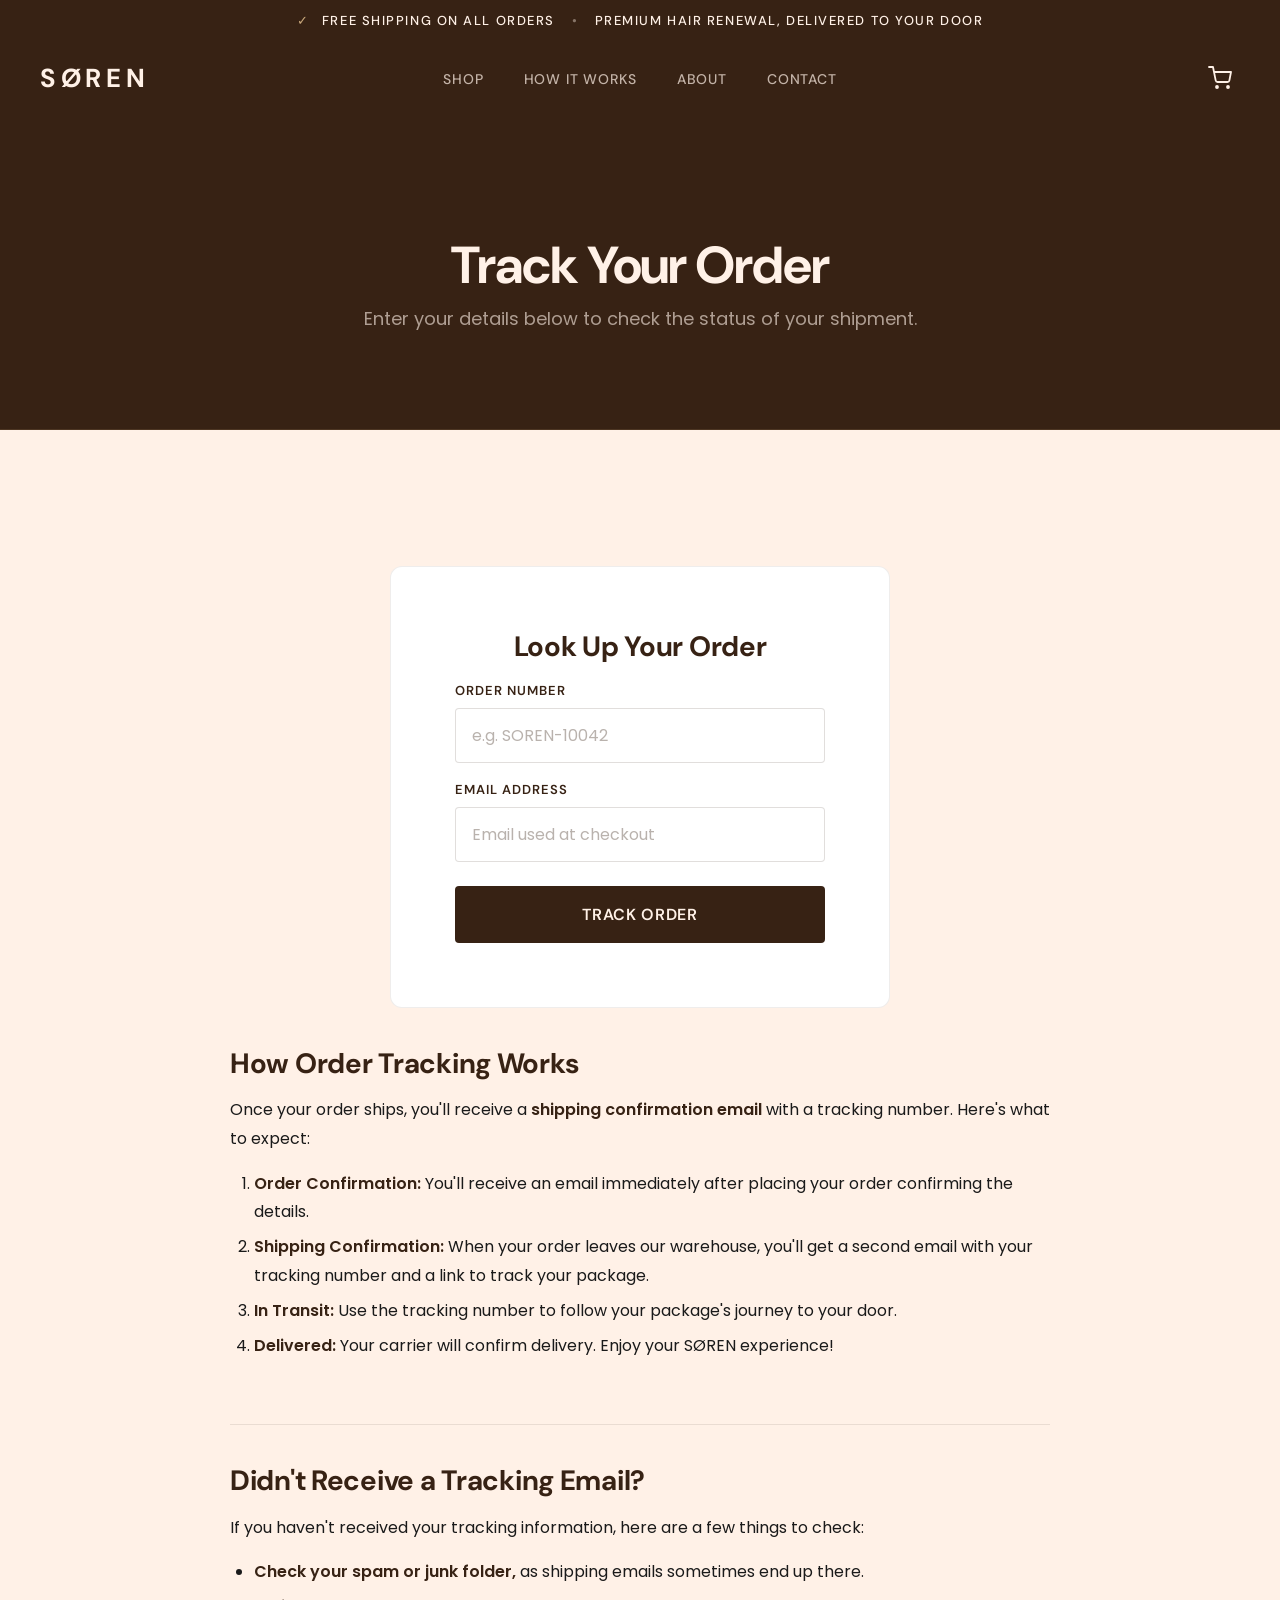
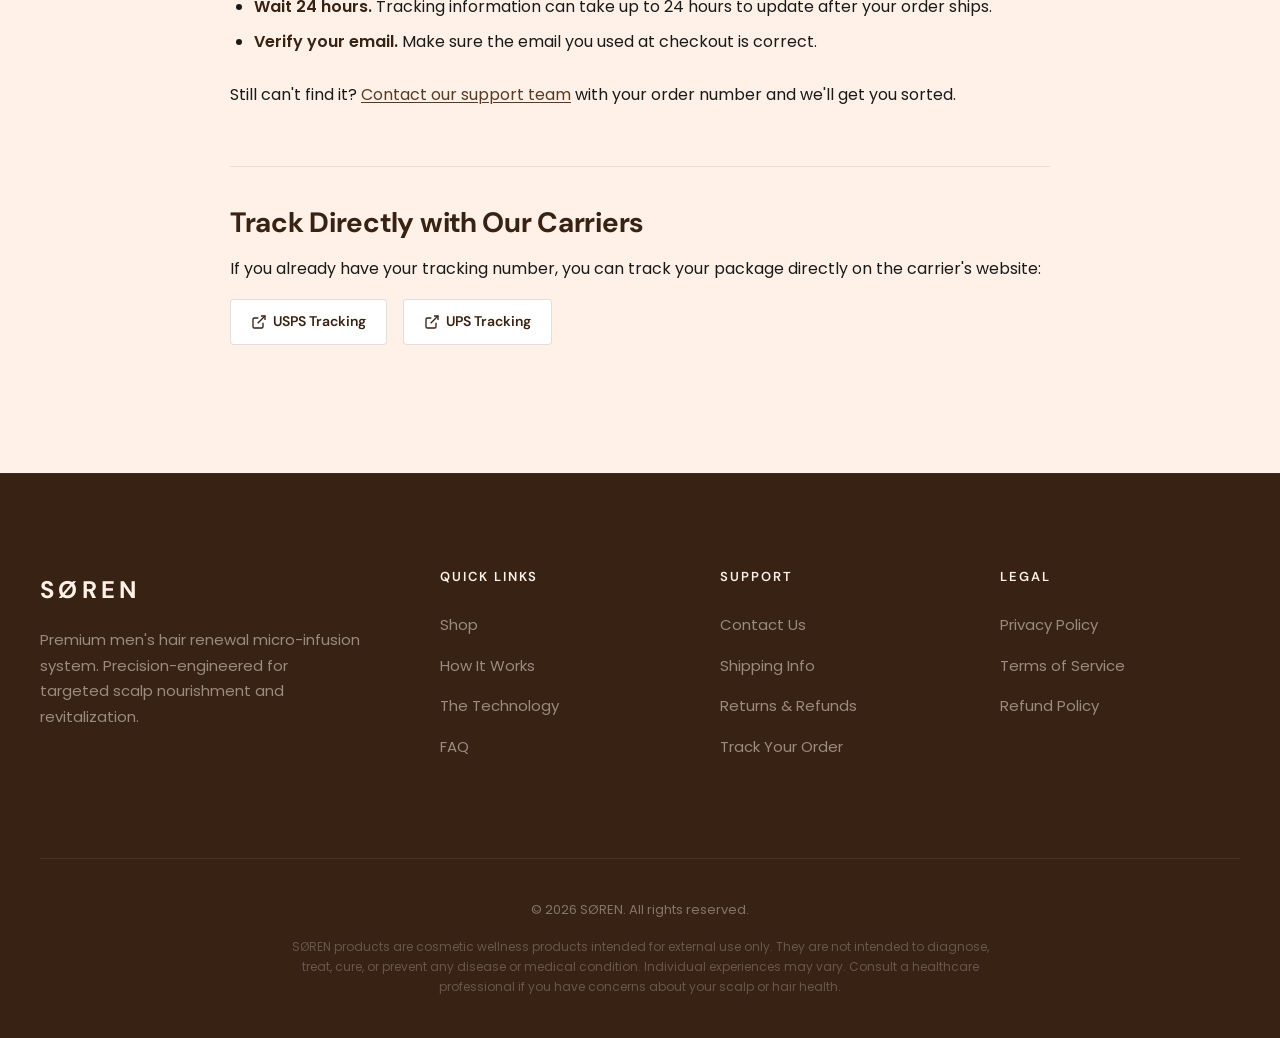
<file: track-order.html>
<!DOCTYPE html>
<html lang="en">
<head>
  <meta charset="UTF-8">
  <meta name="viewport" content="width=device-width, initial-scale=1.0">
  <meta name="description" content="Track your SØREN order | Enter your order number to check the status of your shipment.">
  <title>Track Your Order | SØREN</title>

  <link rel="preconnect" href="https://fonts.googleapis.com">
  <link rel="preconnect" href="https://fonts.gstatic.com" crossorigin>
  <link href="https://fonts.googleapis.com/css2?family=DM+Sans:ital,opsz,wght@0,9..40,300;0,9..40,400;0,9..40,500;0,9..40,600;0,9..40,700;1,9..40,400&family=Poppins:wght@300;400;500;600&display=swap" rel="stylesheet">

  <link rel="stylesheet" href="styles.css">
</head>
<body>

  <!-- Announcement Bar -->
  <div id="announcement-bar" class="announcement-bar" role="banner">
    <div class="announcement-bar__inner">
      <p class="announcement-bar__text">
        <span class="announcement-bar__icon">&#10003;</span>
        Free Shipping on All Orders
        <span class="announcement-bar__separator">&#8226;</span>
        Premium Hair Renewal, Delivered to Your Door
      </p>
    </div>
  </div>

  <!-- Navigation -->
  <header id="header" class="header">
    <nav class="nav" aria-label="Main navigation">
      <div class="nav__inner container">
        <a href="index.html" class="nav__logo" aria-label="SØREN Home">SØREN</a>
        <button class="nav__toggle" id="nav-toggle" aria-label="Toggle menu" aria-expanded="false">
          <span class="nav__toggle-bar"></span>
          <span class="nav__toggle-bar"></span>
          <span class="nav__toggle-bar"></span>
        </button>
        <ul class="nav__links" id="nav-links">
          <li><a href="index.html#shop" class="nav__link">Shop</a></li>
          <li><a href="index.html#how-it-works" class="nav__link">How It Works</a></li>
          <li><a href="index.html#science" class="nav__link">About</a></li>
          <li><a href="contact.html" class="nav__link">Contact</a></li>
        </ul>
        <button class="cart-icon-btn" id="cart-icon-btn" aria-label="Open cart" onclick="window.location.href='index.html'">
          <svg width="24" height="24" viewBox="0 0 24 24" fill="none" stroke="currentColor" stroke-width="1.8" stroke-linecap="round" stroke-linejoin="round"><circle cx="9" cy="21" r="1"/><circle cx="20" cy="21" r="1"/><path d="M1 1h4l2.68 13.39a2 2 0 0 0 2 1.61h9.72a2 2 0 0 0 2-1.61L23 6H6"/></svg>
          <span class="cart-badge" id="cart-badge" style="display:none;">0</span>
        </button>
      </div>
    </nav>
  </header>

  <main>
    <!-- Hero Banner -->
    <section class="subpage-hero">
      <div class="container">
        <h1 class="subpage-hero__title">Track Your Order</h1>
        <p class="subpage-hero__subtitle">Enter your details below to check the status of your shipment.</p>
      </div>
    </section>

    <!-- Content -->
    <section class="subpage-content">
      <div class="container">

        <!-- Tracking Form -->
        <div class="tracking-form">
          <h2 style="text-align: center; margin-top: 0;">Look Up Your Order</h2>
          <form class="contact-form" action="#" method="POST">
            <div>
              <label for="track-order-number">Order Number</label>
              <input type="text" id="track-order-number" name="order_number" placeholder="e.g. SOREN-10042" required>
            </div>
            <div>
              <label for="track-email">Email Address</label>
              <input type="email" id="track-email" name="email" placeholder="Email used at checkout" required>
            </div>
            <button type="submit" class="btn btn--primary btn--large">Track Order</button>
          </form>
        </div>

        <div class="policy-section">
          <h2>How Order Tracking Works</h2>
          <p>Once your order ships, you'll receive a <strong>shipping confirmation email</strong> with a tracking number. Here's what to expect:</p>
          <ol>
            <li><strong>Order Confirmation:</strong> You'll receive an email immediately after placing your order confirming the details.</li>
            <li><strong>Shipping Confirmation:</strong> When your order leaves our warehouse, you'll get a second email with your tracking number and a link to track your package.</li>
            <li><strong>In Transit:</strong> Use the tracking number to follow your package's journey to your door.</li>
            <li><strong>Delivered:</strong> Your carrier will confirm delivery. Enjoy your SØREN experience!</li>
          </ol>
        </div>

        <div class="policy-section">
          <h2>Didn't Receive a Tracking Email?</h2>
          <p>If you haven't received your tracking information, here are a few things to check:</p>
          <ul>
            <li><strong>Check your spam or junk folder,</strong> as shipping emails sometimes end up there.</li>
            <li><strong>Wait 24 hours.</strong> Tracking information can take up to 24 hours to update after your order ships.</li>
            <li><strong>Verify your email.</strong> Make sure the email you used at checkout is correct.</li>
          </ul>
          <p>Still can't find it? <a href="contact.html">Contact our support team</a> with your order number and we'll get you sorted.</p>
        </div>

        <div class="policy-section">
          <h2>Track Directly with Our Carriers</h2>
          <p>If you already have your tracking number, you can track your package directly on the carrier's website:</p>
          <div class="tracking-links">
            <a href="https://tools.usps.com/go/TrackConfirmAction_input" target="_blank" rel="noopener noreferrer">
              <svg width="16" height="16" viewBox="0 0 24 24" fill="none" stroke="currentColor" stroke-width="2"><path d="M18 13v6a2 2 0 01-2 2H5a2 2 0 01-2-2V8a2 2 0 012-2h6"/><polyline points="15 3 21 3 21 9"/><line x1="10" y1="14" x2="21" y2="3"/></svg>
              USPS Tracking
            </a>
            <a href="https://www.ups.com/track" target="_blank" rel="noopener noreferrer">
              <svg width="16" height="16" viewBox="0 0 24 24" fill="none" stroke="currentColor" stroke-width="2"><path d="M18 13v6a2 2 0 01-2 2H5a2 2 0 01-2-2V8a2 2 0 012-2h6"/><polyline points="15 3 21 3 21 9"/><line x1="10" y1="14" x2="21" y2="3"/></svg>
              UPS Tracking
            </a>
          </div>
        </div>

      </div>
    </section>
  </main>

  <!-- Footer -->
  <footer class="footer">
    <div class="footer__inner container">
      <div class="footer__grid">
        <div class="footer__brand">
          <a href="index.html" class="footer__logo">SØREN</a>
          <p class="footer__brand-desc">Premium men's hair renewal micro-infusion system. Precision-engineered for targeted scalp nourishment and revitalization.</p>
        </div>
        <div class="footer__column">
          <h4 class="footer__heading">Quick Links</h4>
          <ul class="footer__links">
            <li><a href="index.html#shop">Shop</a></li>
            <li><a href="index.html#how-it-works">How It Works</a></li>
            <li><a href="index.html#science">The Technology</a></li>
            <li><a href="index.html#faq">FAQ</a></li>
          </ul>
        </div>
        <div class="footer__column">
          <h4 class="footer__heading">Support</h4>
          <ul class="footer__links">
            <li><a href="contact.html">Contact Us</a></li>
            <li><a href="shipping.html">Shipping Info</a></li>
            <li><a href="returns.html">Returns &amp; Refunds</a></li>
            <li><a href="track-order.html">Track Your Order</a></li>
          </ul>
        </div>
        <div class="footer__column">
          <h4 class="footer__heading">Legal</h4>
          <ul class="footer__links">
            <li><a href="privacy.html">Privacy Policy</a></li>
            <li><a href="terms.html">Terms of Service</a></li>
            <li><a href="refund-policy.html">Refund Policy</a></li>
          </ul>
        </div>
      </div>
      <div class="footer__bottom">
        <p class="footer__copyright">&copy; 2026 SØREN. All rights reserved.</p>
        <p class="footer__disclaimer">SØREN products are cosmetic wellness products intended for external use only. They are not intended to diagnose, treat, cure, or prevent any disease or medical condition. Individual experiences may vary. Consult a healthcare professional if you have concerns about your scalp or hair health.</p>
      </div>
    </div>
  </footer>

  <script src="script.js"></script>
</body>
</html>
</file>
<file: styles.css>
/* ============================================
   SØREN — Premium Hair Renewal System
   Styles — Production Build
   ============================================ */

/* --- Custom Properties --- */
:root {
  /* Brand Colors */
  --color-primary: #372214;
  --color-black: #000000;
  --color-cream: #fff1e7;
  --color-light-gray: #f7f7f7;
  --color-white: #ffffff;
  --color-gold: #c9a87c;
  --color-mid-brown: #5a3a25;
  --color-dark-overlay: rgba(0, 0, 0, 0.45);

  /* Typography */
  --font-heading: 'DM Sans', sans-serif;
  --font-body: 'Poppins', sans-serif;

  /* Spacing */
  --space-xs: 0.5rem;
  --space-sm: 1rem;
  --space-md: 1.5rem;
  --space-lg: 2.5rem;
  --space-xl: 4rem;
  --space-2xl: 6rem;
  --space-3xl: 8rem;

  /* Sizing */
  --container-max: 1280px;
  --container-narrow: 900px;

  /* Transitions */
  --ease-out: cubic-bezier(0.25, 0.46, 0.45, 0.94);
  --ease-out-expo: cubic-bezier(0.19, 1, 0.22, 1);
  --transition-fast: 0.2s var(--ease-out);
  --transition-base: 0.4s var(--ease-out);
  --transition-slow: 0.7s var(--ease-out-expo);

  /* Border Radius */
  --radius-sm: 4px;
  --radius-md: 8px;
  --radius-lg: 12px;
  --radius-xl: 20px;

  /* Shadows */
  --shadow-sm: 0 2px 8px rgba(55, 34, 20, 0.08);
  --shadow-md: 0 4px 20px rgba(55, 34, 20, 0.12);
  --shadow-lg: 0 8px 40px rgba(55, 34, 20, 0.16);
  --shadow-xl: 0 16px 64px rgba(55, 34, 20, 0.2);
}

/* --- Reset & Base --- */
*,
*::before,
*::after {
  margin: 0;
  padding: 0;
  box-sizing: border-box;
}

html {
  scroll-behavior: smooth;
  -webkit-font-smoothing: antialiased;
  -moz-osx-font-smoothing: grayscale;
  font-size: 16px;
}

body {
  font-family: var(--font-body);
  font-weight: 400;
  font-size: 1.125rem;
  line-height: 1.7;
  color: var(--color-cream);
  background-color: var(--color-black);
  overflow-x: hidden;
}

img {
  max-width: 100%;
  height: auto;
  display: block;
}

a {
  text-decoration: none;
  color: inherit;
  transition: color var(--transition-fast);
}

ul {
  list-style: none;
}

button {
  border: none;
  background: none;
  cursor: pointer;
  font-family: inherit;
  color: inherit;
}

/* --- Layout --- */
.container {
  width: 100%;
  max-width: var(--container-max);
  margin: 0 auto;
  padding: 0 var(--space-md);
}

@media (min-width: 768px) {
  .container {
    padding: 0 var(--space-lg);
  }
}

/* --- Typography --- */
h1, h2, h3, h4, h5, h6 {
  font-family: var(--font-heading);
  font-weight: 700;
  line-height: 1.15;
  letter-spacing: -0.02em;
}

.section-eyebrow {
  display: inline-block;
  font-family: var(--font-heading);
  font-size: 0.8125rem;
  font-weight: 600;
  letter-spacing: 0.2em;
  text-transform: uppercase;
  color: var(--color-gold);
  margin-bottom: var(--space-sm);
}

.section-title {
  font-size: clamp(2rem, 5vw, 3.25rem);
  color: var(--color-cream);
  margin-bottom: var(--space-md);
}

.section-subtitle {
  font-size: 1.125rem;
  color: rgba(255, 241, 231, 0.7);
  max-width: 640px;
  line-height: 1.8;
}

.section-header {
  text-align: center;
  margin-bottom: var(--space-xl);
}

.section-header .section-subtitle {
  margin-left: auto;
  margin-right: auto;
}

/* --- Buttons --- */
.btn {
  display: inline-flex;
  align-items: center;
  justify-content: center;
  gap: 0.5rem;
  font-family: var(--font-heading);
  font-weight: 600;
  font-size: 0.9375rem;
  letter-spacing: 0.04em;
  text-transform: uppercase;
  padding: 1rem 2.25rem;
  border-radius: var(--radius-sm);
  transition: all var(--transition-base);
  white-space: nowrap;
  position: relative;
  overflow: hidden;
}

.btn::after {
  content: '';
  position: absolute;
  inset: 0;
  background: rgba(255, 255, 255, 0.1);
  opacity: 0;
  transition: opacity var(--transition-fast);
}

.btn:hover::after {
  opacity: 1;
}

.btn--primary {
  background: var(--color-cream);
  color: var(--color-primary);
}

.btn--primary:hover {
  background: var(--color-white);
  transform: translateY(-2px);
  box-shadow: var(--shadow-lg);
}

.btn--secondary {
  background: transparent;
  color: var(--color-cream);
  border: 1.5px solid rgba(255, 241, 231, 0.4);
}

.btn--secondary:hover {
  border-color: var(--color-cream);
  background: rgba(255, 241, 231, 0.08);
  transform: translateY(-2px);
}

.btn--outline {
  background: transparent;
  color: var(--color-cream);
  border: 1.5px solid rgba(255, 241, 231, 0.4);
}

.btn--outline:hover {
  border-color: var(--color-cream);
  background: rgba(255, 241, 231, 0.08);
  transform: translateY(-2px);
}

.btn--small {
  padding: 0.625rem 1.5rem;
  font-size: 0.8125rem;
}

.btn--large {
  padding: 1.125rem 2.75rem;
  font-size: 1rem;
}

.btn--full {
  width: 100%;
}

/* --- Reveal Animations --- */
.reveal {
  opacity: 0;
  transform: translateY(40px);
  transition: opacity 0.8s var(--ease-out-expo), transform 0.8s var(--ease-out-expo);
}

.reveal.revealed {
  opacity: 1;
  transform: translateY(0);
}

.reveal--delay-1 {
  transition-delay: 0.15s;
}

.reveal--delay-2 {
  transition-delay: 0.3s;
}

.reveal--delay-3 {
  transition-delay: 0.45s;
}

/* ============================================
   ANNOUNCEMENT BAR
   ============================================ */
.announcement-bar {
  background: var(--color-primary);
  padding: 0.625rem 0;
  overflow: hidden;
  position: fixed;
  top: 0;
  left: 0;
  right: 0;
  z-index: 1001;
  transition: transform 0.4s ease;
}

.announcement-bar__inner {
  display: flex;
  justify-content: center;
  align-items: center;
}

.announcement-bar__text {
  font-family: var(--font-heading);
  font-size: 0.8125rem;
  font-weight: 500;
  letter-spacing: 0.12em;
  text-transform: uppercase;
  color: var(--color-cream);
  text-align: center;
  animation: announcement-pulse 3s ease-in-out infinite;
}

.announcement-bar__icon {
  margin-right: 0.5rem;
  color: var(--color-gold);
}

.announcement-bar__separator {
  margin: 0 0.75rem;
  opacity: 0.4;
}

@keyframes announcement-pulse {
  0%, 100% { opacity: 0.85; }
  50% { opacity: 1; }
}

@media (max-width: 640px) {
  .announcement-bar__separator,
  .announcement-bar__separator ~ * {
    display: none;
  }
}

/* ============================================
   NAVIGATION
   ============================================ */
.header {
  position: fixed;
  top: 2.25rem;
  left: 0;
  right: 0;
  z-index: 1000;
  background: rgba(0, 0, 0, 0.0);
  backdrop-filter: blur(0px);
  transition: top 0.4s ease, background 0.4s ease, backdrop-filter 0.4s ease, box-shadow 0.4s ease;
}

.header.scrolled {
  background: rgba(0, 0, 0, 0.92);
  backdrop-filter: blur(20px);
  box-shadow: 0 1px 0 rgba(255, 241, 231, 0.06);
}

.nav__inner {
  display: flex;
  align-items: center;
  justify-content: space-between;
  height: 72px;
  position: relative;
}

.nav__logo {
  font-family: var(--font-heading);
  font-weight: 700;
  font-size: 1.625rem;
  letter-spacing: 0.18em;
  text-transform: uppercase;
  color: var(--color-cream);
  transition: opacity var(--transition-fast);
}

.nav__logo:hover {
  opacity: 0.8;
}

.nav__links {
  display: flex;
  align-items: center;
  gap: var(--space-lg);
  position: absolute;
  left: 50%;
  transform: translateX(-50%);
}

.nav__link {
  font-family: var(--font-heading);
  font-size: 0.875rem;
  font-weight: 500;
  letter-spacing: 0.06em;
  text-transform: uppercase;
  color: rgba(255, 241, 231, 0.7);
  transition: color var(--transition-fast);
  position: relative;
}

.nav__link::after {
  content: '';
  position: absolute;
  bottom: -4px;
  left: 0;
  width: 0;
  height: 1px;
  background: var(--color-gold);
  transition: width var(--transition-base);
}

.nav__link:hover {
  color: var(--color-cream);
}

.nav__link:hover::after {
  width: 100%;
}

.nav__cta {
  background: var(--color-cream);
  color: var(--color-primary);
}

/* Mobile Nav Toggle */
.nav__toggle {
  display: none;
  flex-direction: column;
  gap: 5px;
  padding: 4px;
  z-index: 1001;
}

.nav__toggle-bar {
  display: block;
  width: 24px;
  height: 2px;
  background: var(--color-cream);
  border-radius: 2px;
  transition: all var(--transition-base);
}

.nav__toggle.active .nav__toggle-bar:nth-child(1) {
  transform: rotate(45deg) translate(5px, 5px);
}

.nav__toggle.active .nav__toggle-bar:nth-child(2) {
  opacity: 0;
}

.nav__toggle.active .nav__toggle-bar:nth-child(3) {
  transform: rotate(-45deg) translate(5px, -5px);
}

@media (max-width: 768px) {
  .nav__toggle {
    display: flex;
  }

  .nav__links {
    position: fixed;
    top: 0;
    right: -100%;
    left: auto;
    transform: none;
    width: 80%;
    max-width: 360px;
    height: 100vh;
    flex-direction: column;
    justify-content: center;
    gap: var(--space-lg);
    background: var(--color-black);
    transition: right var(--transition-slow);
    z-index: 999;
  }

  .nav__links.open {
    right: 0;
  }

  .nav__link {
    font-size: 1.125rem;
  }

  .nav__cta {
    display: none;
  }
}

/* ============================================
   HERO
   ============================================ */
.hero {
  position: relative;
  min-height: 100vh;
  display: flex;
  align-items: center;
  background: var(--color-primary);
  overflow: hidden;
  padding-top: calc(72px + 2.25rem);
}

.hero__bg-overlay {
  position: absolute;
  inset: 0;
  background: radial-gradient(ellipse at 70% 50%, rgba(55, 34, 20, 0.3) 0%, rgba(0, 0, 0, 0.6) 100%);
  z-index: 1;
}

.hero__inner {
  position: relative;
  z-index: 2;
  display: grid;
  grid-template-columns: 1fr;
  gap: var(--space-xl);
  align-items: center;
  padding-top: var(--space-xl);
  padding-bottom: var(--space-xl);
}

@media (min-width: 960px) {
  .hero__inner {
    grid-template-columns: 1fr 1fr;
    gap: var(--space-2xl);
    padding-top: var(--space-2xl);
    padding-bottom: var(--space-2xl);
  }
}

.hero__eyebrow {
  display: inline-block;
  font-family: var(--font-heading);
  font-size: 0.75rem;
  font-weight: 600;
  letter-spacing: 0.25em;
  text-transform: uppercase;
  color: var(--color-gold);
  margin-bottom: var(--space-md);
  padding-bottom: var(--space-md);
  border-bottom: 1px solid rgba(201, 168, 124, 0.3);
}

.hero__title {
  font-size: clamp(2.5rem, 6vw, 4.5rem);
  color: var(--color-cream);
  margin-bottom: var(--space-md);
  line-height: 1.05;
  letter-spacing: -0.03em;
}

.hero__subtitle {
  font-size: 1.125rem;
  color: rgba(255, 241, 231, 0.7);
  line-height: 1.8;
  max-width: 520px;
  margin-bottom: var(--space-lg);
}

.hero__actions {
  display: flex;
  flex-wrap: wrap;
  gap: var(--space-sm);
  margin-bottom: var(--space-lg);
}

.hero__meta {
  display: flex;
  flex-wrap: wrap;
  gap: var(--space-md);
}

.hero__meta-item {
  display: flex;
  align-items: center;
  gap: 0.375rem;
  font-size: 0.8125rem;
  font-weight: 500;
  color: rgba(255, 241, 231, 0.55);
  letter-spacing: 0.02em;
}

.hero__meta-item svg {
  color: var(--color-gold);
  flex-shrink: 0;
}

.hero__image {
  display: flex;
  justify-content: center;
  align-items: center;
}

.hero__image img {
  width: 100%;
  max-width: 600px;
  border-radius: var(--radius-lg);
  animation: hero-float 6s ease-in-out infinite;
}

@keyframes hero-float {
  0%, 100% { transform: translateY(0); }
  50% { transform: translateY(-12px); }
}

/* ============================================
   TRUST BAR
   ============================================ */
.trust-bar {
  background: var(--color-black);
  border-top: 1px solid rgba(255, 241, 231, 0.06);
  border-bottom: 1px solid rgba(255, 241, 231, 0.06);
  padding: var(--space-lg) 0;
}

.trust-bar__inner {
  display: grid;
  grid-template-columns: repeat(2, 1fr);
  gap: var(--space-lg);
}

@media (min-width: 768px) {
  .trust-bar__inner {
    grid-template-columns: repeat(4, 1fr);
    gap: var(--space-md);
  }
}

.trust-bar__item {
  display: flex;
  flex-direction: column;
  align-items: center;
  text-align: center;
  gap: var(--space-xs);
}

.trust-bar__icon {
  color: var(--color-gold);
  opacity: 0.8;
}

.trust-bar__label {
  font-family: var(--font-heading);
  font-size: 0.8125rem;
  font-weight: 500;
  letter-spacing: 0.1em;
  text-transform: uppercase;
  color: rgba(255, 241, 231, 0.6);
}

/* ============================================
   PRODUCT SHOWCASE
   ============================================ */
.product-showcase {
  background: var(--color-black);
  padding: var(--space-3xl) 0;
}

.product-showcase__grid {
  display: grid;
  grid-template-columns: 1fr;
  gap: var(--space-xl);
}

@media (min-width: 768px) {
  .product-showcase__grid {
    grid-template-columns: repeat(2, 1fr);
    gap: var(--space-lg);
  }
}

.product-card {
  background: rgba(55, 34, 20, 0.15);
  border: 1px solid rgba(255, 241, 231, 0.06);
  border-radius: var(--radius-lg);
  overflow: hidden;
  transition: transform var(--transition-base), box-shadow var(--transition-base);
}

.product-card:hover {
  transform: translateY(-4px);
  box-shadow: var(--shadow-xl);
  border-color: rgba(201, 168, 124, 0.15);
}

.product-card__image-wrap {
  overflow: hidden;
  background: var(--color-primary);
  aspect-ratio: 1;
}

.product-card__image-wrap img {
  width: 100%;
  height: 100%;
  object-fit: cover;
  transition: transform 0.6s var(--ease-out-expo);
}

.product-card:hover .product-card__image-wrap img {
  transform: scale(1.04);
}

.product-card__content {
  padding: var(--space-lg);
}

.product-card__tag {
  display: inline-block;
  font-family: var(--font-heading);
  font-size: 0.6875rem;
  font-weight: 600;
  letter-spacing: 0.2em;
  text-transform: uppercase;
  color: var(--color-gold);
  margin-bottom: var(--space-xs);
}

.product-card__title {
  font-size: 1.5rem;
  color: var(--color-cream);
  margin-bottom: var(--space-sm);
}

.product-card__desc {
  font-size: 1rem;
  color: rgba(255, 241, 231, 0.6);
  line-height: 1.7;
  margin-bottom: var(--space-md);
}

.product-card__features {
  display: flex;
  flex-direction: column;
  gap: 0.75rem;
}

.product-card__features li {
  display: flex;
  align-items: flex-start;
  gap: 0.625rem;
  font-size: 0.9375rem;
  color: rgba(255, 241, 231, 0.7);
}

.product-card__features li svg {
  color: var(--color-gold);
  flex-shrink: 0;
  margin-top: 3px;
}

/* ============================================
   HOW IT WORKS
   ============================================ */
.how-it-works {
  background: var(--color-primary);
  padding: var(--space-3xl) 0;
}

.steps-grid {
  display: grid;
  grid-template-columns: 1fr;
  gap: var(--space-lg);
}

@media (min-width: 640px) {
  .steps-grid {
    grid-template-columns: repeat(2, 1fr);
  }
}

@media (min-width: 1024px) {
  .steps-grid {
    grid-template-columns: repeat(4, 1fr);
    gap: var(--space-md);
  }
}

.step-card {
  text-align: center;
  position: relative;
}

.step-card__number {
  font-family: var(--font-heading);
  font-size: 0.75rem;
  font-weight: 700;
  letter-spacing: 0.2em;
  color: var(--color-gold);
  margin-bottom: var(--space-md);
}

.step-card__image-wrap {
  border-radius: var(--radius-lg);
  overflow: hidden;
  margin-bottom: var(--space-md);
  aspect-ratio: 1;
  background: rgba(0, 0, 0, 0.2);
}

.step-card__image-wrap img {
  width: 100%;
  height: 100%;
  object-fit: cover;
  transition: transform 0.6s var(--ease-out-expo);
}

.step-card:hover .step-card__image-wrap img {
  transform: scale(1.05);
}

.step-card__title {
  font-size: 1.25rem;
  color: var(--color-cream);
  margin-bottom: 0.5rem;
}

.step-card__desc {
  font-size: 0.9375rem;
  color: rgba(255, 241, 231, 0.6);
  line-height: 1.7;
  max-width: 280px;
  margin: 0 auto;
}

/* ============================================
   PRICING / SHOP
   ============================================ */
.pricing {
  background: var(--color-black);
  padding: var(--space-3xl) 0;
}

.pricing__grid {
  display: grid;
  grid-template-columns: 1fr;
  gap: var(--space-lg);
  align-items: start;
}

@media (min-width: 768px) {
  .pricing__grid {
    grid-template-columns: repeat(3, 1fr);
    gap: var(--space-md);
  }
}

.pricing-card {
  background: rgba(55, 34, 20, 0.12);
  border: 1px solid rgba(255, 241, 231, 0.08);
  border-radius: var(--radius-lg);
  overflow: hidden;
  transition: transform var(--transition-base), box-shadow var(--transition-base);
  position: relative;
}

.pricing-card:hover {
  transform: translateY(-6px);
  box-shadow: var(--shadow-xl);
}

.pricing-card--featured {
  border-color: var(--color-gold);
  background: rgba(55, 34, 20, 0.25);
}

@media (min-width: 768px) {
  .pricing-card--featured {
    transform: scale(1.05);
    z-index: 2;
  }

  .pricing-card--featured:hover {
    transform: scale(1.05) translateY(-6px);
  }
}

.pricing-card__badge {
  position: absolute;
  top: var(--space-md);
  right: var(--space-md);
  background: var(--color-gold);
  color: var(--color-primary);
  font-family: var(--font-heading);
  font-size: 0.6875rem;
  font-weight: 700;
  letter-spacing: 0.12em;
  text-transform: uppercase;
  padding: 0.375rem 0.875rem;
  border-radius: var(--radius-sm);
  z-index: 3;
}

.pricing-card__image-wrap {
  aspect-ratio: 4/3;
  overflow: hidden;
  background: var(--color-primary);
}

.pricing-card__image-wrap img {
  width: 100%;
  height: 100%;
  object-fit: cover;
  transition: transform 0.6s var(--ease-out-expo);
}

.pricing-card:hover .pricing-card__image-wrap img {
  transform: scale(1.04);
}

.pricing-card__content {
  padding: var(--space-lg);
}

.pricing-card__title {
  font-size: 1.25rem;
  color: var(--color-cream);
  margin-bottom: var(--space-sm);
}

.pricing-card__price {
  display: flex;
  align-items: baseline;
  gap: 0.5rem;
  margin-bottom: var(--space-md);
}

.pricing-card__amount {
  font-family: var(--font-heading);
  font-size: 2.5rem;
  font-weight: 700;
  color: var(--color-cream);
  line-height: 1;
}

.pricing-card__amount sup {
  font-size: 0.5em;
  font-weight: 600;
  position: relative;
  top: -0.5em;
}

.pricing-card__savings {
  font-family: var(--font-heading);
  font-size: 0.75rem;
  font-weight: 600;
  letter-spacing: 0.1em;
  text-transform: uppercase;
  color: var(--color-gold);
}

.pricing-card__includes {
  display: flex;
  flex-direction: column;
  gap: 0.625rem;
  margin-bottom: var(--space-lg);
  padding-top: var(--space-md);
  border-top: 1px solid rgba(255, 241, 231, 0.08);
}

.pricing-card__includes li {
  font-size: 0.9375rem;
  color: rgba(255, 241, 231, 0.65);
  padding-left: 1.25rem;
  position: relative;
}

.pricing-card__includes li::before {
  content: '✓';
  position: absolute;
  left: 0;
  color: var(--color-gold);
  font-size: 0.8125rem;
}

.pricing-card--featured .pricing-card__cta {
  background: var(--color-cream);
  color: var(--color-primary);
}

/* ============================================
   THE SCIENCE
   ============================================ */
.science {
  background: var(--color-primary);
  padding: var(--space-3xl) 0;
  overflow: hidden;
}

.science__inner {
  display: grid;
  grid-template-columns: 1fr;
  gap: var(--space-xl);
  align-items: center;
}

@media (min-width: 960px) {
  .science__inner {
    grid-template-columns: 1.2fr 0.8fr;
    gap: var(--space-2xl);
  }
}

.science__text {
  font-size: 1.125rem;
  color: rgba(255, 241, 231, 0.7);
  line-height: 1.8;
  margin-bottom: var(--space-xl);
}

.science__pillars {
  display: grid;
  gap: var(--space-lg);
}

.science__pillar {
  padding-left: var(--space-md);
  border-left: 2px solid rgba(201, 168, 124, 0.3);
}

.science__pillar-icon {
  color: var(--color-gold);
  margin-bottom: var(--space-xs);
}

.science__pillar h4 {
  font-size: 1.125rem;
  color: var(--color-cream);
  margin-bottom: 0.375rem;
}

.science__pillar p {
  font-size: 0.9375rem;
  color: rgba(255, 241, 231, 0.6);
  line-height: 1.7;
}

.science__image {
  display: flex;
  justify-content: center;
}

.science__image img {
  border-radius: var(--radius-lg);
  width: 100%;
  max-width: 500px;
}

/* ============================================
   TESTIMONIALS
   ============================================ */
.testimonials {
  background: var(--color-black);
  padding: var(--space-3xl) 0;
}

.testimonials__grid {
  display: grid;
  grid-template-columns: 1fr;
  gap: var(--space-md);
}

@media (min-width: 768px) {
  .testimonials__grid {
    grid-template-columns: repeat(2, 1fr);
  }
}

@media (min-width: 1024px) {
  .testimonials__grid {
    grid-template-columns: repeat(4, 1fr);
    gap: var(--space-md);
  }
}

.testimonial-card {
  background: rgba(55, 34, 20, 0.12);
  border: 1px solid rgba(255, 241, 231, 0.06);
  border-radius: var(--radius-lg);
  padding: var(--space-lg);
  display: flex;
  flex-direction: column;
  transition: border-color var(--transition-base);
}

.testimonial-card:hover {
  border-color: rgba(201, 168, 124, 0.2);
}

.testimonial-card__stars {
  color: var(--color-gold);
  font-size: 1rem;
  letter-spacing: 2px;
  margin-bottom: var(--space-md);
}

.testimonial-card__quote {
  font-size: 1rem;
  color: rgba(255, 241, 231, 0.75);
  line-height: 1.7;
  font-style: italic;
  flex-grow: 1;
  margin-bottom: var(--space-md);
}

.testimonial-card__author {
  display: flex;
  align-items: center;
  gap: 0.75rem;
  padding-top: var(--space-md);
  border-top: 1px solid rgba(255, 241, 231, 0.06);
}

.testimonial-card__name {
  font-family: var(--font-heading);
  font-weight: 600;
  font-size: 0.9375rem;
  color: var(--color-cream);
  display: block;
}

.testimonial-card__age {
  font-size: 0.8125rem;
  color: rgba(255, 241, 231, 0.45);
  display: block;
}

/* ============================================
   FAQ ACCORDION
   ============================================ */
.faq {
  background: var(--color-primary);
  padding: var(--space-3xl) 0;
}

.faq__accordion {
  max-width: var(--container-narrow);
  margin: 0 auto;
}

.faq-item {
  border-bottom: 1px solid rgba(255, 241, 231, 0.1);
}

.faq-item:first-child {
  border-top: 1px solid rgba(255, 241, 231, 0.1);
}

.faq-item__question {
  width: 100%;
  display: flex;
  justify-content: space-between;
  align-items: center;
  padding: var(--space-md) 0;
  font-family: var(--font-heading);
  font-size: 1.0625rem;
  font-weight: 600;
  color: var(--color-cream);
  text-align: left;
  cursor: pointer;
  transition: color var(--transition-fast);
  gap: var(--space-sm);
}

.faq-item__question:hover {
  color: var(--color-gold);
}

.faq-item__icon {
  position: relative;
  width: 20px;
  height: 20px;
  flex-shrink: 0;
}

.faq-item__icon::before,
.faq-item__icon::after {
  content: '';
  position: absolute;
  background: var(--color-cream);
  transition: transform var(--transition-base);
}

.faq-item__icon::before {
  width: 20px;
  height: 1.5px;
  top: 50%;
  left: 0;
  transform: translateY(-50%);
}

.faq-item__icon::after {
  width: 1.5px;
  height: 20px;
  left: 50%;
  top: 0;
  transform: translateX(-50%);
}

.faq-item.active .faq-item__icon::after {
  transform: translateX(-50%) rotate(90deg);
  opacity: 0;
}

.faq-item__answer {
  max-height: 0;
  overflow: hidden;
  transition: max-height 0.5s var(--ease-out-expo), padding 0.5s var(--ease-out-expo);
}

.faq-item.active .faq-item__answer {
  max-height: 300px;
  padding-bottom: var(--space-md);
}

.faq-item__answer p {
  font-size: 1rem;
  color: rgba(255, 241, 231, 0.65);
  line-height: 1.8;
}

/* ============================================
   FINAL CTA
   ============================================ */
.final-cta {
  background: var(--color-black);
  padding: var(--space-3xl) 0;
  overflow: hidden;
}

.final-cta__inner {
  display: grid;
  grid-template-columns: 1fr;
  gap: var(--space-xl);
  align-items: center;
}

@media (min-width: 960px) {
  .final-cta__inner {
    grid-template-columns: 1.1fr 0.9fr;
    gap: var(--space-2xl);
  }
}

.final-cta__title {
  font-size: clamp(2rem, 5vw, 3.25rem);
  color: var(--color-cream);
  margin-bottom: var(--space-md);
  line-height: 1.1;
}

.final-cta__text {
  font-size: 1.125rem;
  color: rgba(255, 241, 231, 0.65);
  line-height: 1.8;
  margin-bottom: var(--space-lg);
  max-width: 500px;
}

.final-cta__image img {
  border-radius: var(--radius-lg);
  width: 100%;
  max-width: 520px;
  margin: 0 auto;
}

/* ============================================
   FOOTER
   ============================================ */
.footer {
  background: var(--color-primary);
  border-top: 1px solid rgba(255, 241, 231, 0.06);
  padding-top: var(--space-2xl);
  padding-bottom: var(--space-lg);
}

.footer__grid {
  display: grid;
  grid-template-columns: 1fr;
  gap: var(--space-xl);
  margin-bottom: var(--space-2xl);
}

@media (min-width: 768px) {
  .footer__grid {
    grid-template-columns: 1.5fr 1fr 1fr 1fr;
    gap: var(--space-lg);
  }
}

.footer__logo {
  display: inline-block;
  font-family: var(--font-heading);
  font-weight: 700;
  font-size: 1.5rem;
  letter-spacing: 0.18em;
  text-transform: uppercase;
  color: var(--color-cream);
  margin-bottom: var(--space-sm);
}

.footer__brand-desc {
  font-size: 0.9375rem;
  color: rgba(255, 241, 231, 0.5);
  line-height: 1.7;
  max-width: 320px;
  margin-bottom: var(--space-md);
}

.footer__social {
  display: flex;
  gap: var(--space-sm);
}

.footer__social-link {
  display: flex;
  align-items: center;
  justify-content: center;
  width: 40px;
  height: 40px;
  border-radius: 50%;
  border: 1px solid rgba(255, 241, 231, 0.15);
  color: rgba(255, 241, 231, 0.6);
  transition: all var(--transition-fast);
}

.footer__social-link:hover {
  border-color: var(--color-gold);
  color: var(--color-gold);
  transform: translateY(-2px);
}

.footer__heading {
  font-family: var(--font-heading);
  font-size: 0.8125rem;
  font-weight: 600;
  letter-spacing: 0.15em;
  text-transform: uppercase;
  color: var(--color-cream);
  margin-bottom: var(--space-md);
}

.footer__links {
  display: flex;
  flex-direction: column;
  gap: 0.625rem;
}

.footer__links a {
  font-size: 0.9375rem;
  color: rgba(255, 241, 231, 0.5);
  transition: color var(--transition-fast);
}

.footer__links a:hover {
  color: var(--color-cream);
}

.footer__bottom {
  padding-top: var(--space-lg);
  border-top: 1px solid rgba(255, 241, 231, 0.08);
  text-align: center;
}

.footer__copyright {
  font-size: 0.8125rem;
  color: rgba(255, 241, 231, 0.4);
  margin-bottom: var(--space-sm);
}

.footer__disclaimer {
  font-size: 0.75rem;
  color: rgba(255, 241, 231, 0.25);
  line-height: 1.7;
  max-width: 700px;
  margin: 0 auto;
}

/* ============================================
   MOBILE-FIRST BREAKPOINT REFINEMENTS
   ============================================ */

/* Small tweaks for very small screens */
@media (max-width: 480px) {
  .hero__title {
    font-size: 2.25rem;
  }

  .hero__actions {
    flex-direction: column;
  }

  .hero__actions .btn {
    width: 100%;
    text-align: center;
  }

  .hero__meta {
    flex-direction: column;
    gap: 0.5rem;
  }

  .pricing-card__amount {
    font-size: 2rem;
  }
}

/* Tablet landscape and up */
@media (min-width: 1024px) {
  .testimonials__grid {
    grid-template-columns: repeat(4, 1fr);
  }
}

/* Large desktop */
@media (min-width: 1440px) {
  :root {
    font-size: 17px;
  }
}

/* ============================================
   MOBILE NAV OVERLAY
   ============================================ */
.nav-overlay {
  position: fixed;
  inset: 0;
  background: rgba(0, 0, 0, 0.6);
  z-index: 998;
  opacity: 0;
  pointer-events: none;
  transition: opacity var(--transition-base);
}

.nav-overlay.active {
  opacity: 1;
  pointer-events: all;
}

/* ============================================
   SELECTION STYLING
   ============================================ */
::selection {
  background: var(--color-gold);
  color: var(--color-primary);
}

::-moz-selection {
  background: var(--color-gold);
  color: var(--color-primary);
}

/* ============================================
   SCROLLBAR STYLING
   ============================================ */
::-webkit-scrollbar {
  width: 8px;
}

::-webkit-scrollbar-track {
  background: var(--color-black);
}

::-webkit-scrollbar-thumb {
  background: rgba(55, 34, 20, 0.5);
  border-radius: 4px;
}

::-webkit-scrollbar-thumb:hover {
  background: var(--color-primary);
}

/* ============================================
   FOCUS STYLES (Accessibility)
   ============================================ */
:focus-visible {
  outline: 2px solid var(--color-gold);
  outline-offset: 3px;
}

button:focus:not(:focus-visible),
a:focus:not(:focus-visible) {
  outline: none;
}

/* ============================================
   SUBPAGE STYLES
   ============================================ */

/* --- Subpage Hero Banner --- */
.subpage-hero {
  background: var(--color-primary);
  padding-top: calc(72px + 2.25rem + var(--space-3xl));
  padding-bottom: var(--space-2xl);
  text-align: center;
  position: relative;
}

.subpage-hero::after {
  content: '';
  position: absolute;
  bottom: 0;
  left: 0;
  right: 0;
  height: 1px;
  background: rgba(201, 168, 124, 0.15);
}

.subpage-hero__title {
  font-family: var(--font-heading);
  font-size: clamp(2rem, 5vw, 3.25rem);
  font-weight: 700;
  color: var(--color-cream);
  letter-spacing: -0.02em;
  margin-bottom: var(--space-xs);
}

.subpage-hero__subtitle {
  font-family: var(--font-body);
  font-size: 1.125rem;
  color: rgba(255, 241, 231, 0.6);
  max-width: 600px;
  margin: 0 auto;
}

/* --- Subpage Content Area --- */
.subpage-content {
  background: var(--color-cream);
  padding: var(--space-2xl) 0 var(--space-3xl);
  color: var(--color-primary);
  min-height: 50vh;
}

.subpage-content .container {
  max-width: var(--container-narrow);
}

.subpage-content h2 {
  font-family: var(--font-heading);
  font-size: 1.75rem;
  font-weight: 700;
  color: var(--color-primary);
  margin-top: var(--space-xl);
  margin-bottom: var(--space-sm);
  letter-spacing: -0.01em;
}

.subpage-content h2:first-child {
  margin-top: 0;
}

.subpage-content h3 {
  font-family: var(--font-heading);
  font-size: 1.25rem;
  font-weight: 600;
  color: var(--color-primary);
  margin-top: var(--space-lg);
  margin-bottom: var(--space-xs);
}

.subpage-content p {
  font-family: var(--font-body);
  font-size: 1rem;
  color: #1a1a1a;
  line-height: 1.8;
  margin-bottom: var(--space-sm);
}

.subpage-content ul,
.subpage-content ol {
  margin-bottom: var(--space-md);
  padding-left: 1.5rem;
}

.subpage-content ul {
  list-style: disc;
}

.subpage-content ol {
  list-style: decimal;
}

.subpage-content ul li,
.subpage-content ol li {
  font-family: var(--font-body);
  font-size: 1rem;
  color: #1a1a1a;
  line-height: 1.8;
  margin-bottom: 0.375rem;
}

.subpage-content a {
  color: var(--color-mid-brown);
  text-decoration: underline;
  text-underline-offset: 2px;
}

.subpage-content a:hover {
  color: var(--color-primary);
}

.subpage-content strong {
  font-weight: 600;
  color: var(--color-primary);
}

/* --- Policy Section Dividers --- */
.policy-section {
  padding-bottom: var(--space-lg);
  margin-bottom: var(--space-lg);
  border-bottom: 1px solid rgba(55, 34, 20, 0.1);
}

.policy-section:last-child {
  border-bottom: none;
  margin-bottom: 0;
  padding-bottom: 0;
}

.policy-effective {
  font-family: var(--font-body);
  font-size: 0.875rem;
  color: rgba(55, 34, 20, 0.5);
  font-style: italic;
  margin-bottom: var(--space-lg);
}

/* --- Contact Form --- */
.contact-grid {
  display: grid;
  grid-template-columns: 1fr;
  gap: var(--space-xl);
}

@media (min-width: 768px) {
  .contact-grid {
    grid-template-columns: 1.2fr 0.8fr;
  }
}

.contact-form {
  display: flex;
  flex-direction: column;
  gap: var(--space-md);
}

.contact-form label {
  font-family: var(--font-heading);
  font-size: 0.8125rem;
  font-weight: 600;
  letter-spacing: 0.08em;
  text-transform: uppercase;
  color: var(--color-primary);
  display: block;
  margin-bottom: 0.375rem;
}

.contact-form input,
.contact-form select,
.contact-form textarea {
  width: 100%;
  padding: 0.875rem 1rem;
  font-family: var(--font-body);
  font-size: 1rem;
  color: var(--color-primary);
  background: var(--color-white);
  border: 1.5px solid rgba(55, 34, 20, 0.15);
  border-radius: var(--radius-sm);
  transition: border-color var(--transition-fast), box-shadow var(--transition-fast);
  -webkit-appearance: none;
  appearance: none;
}

.contact-form input:focus,
.contact-form select:focus,
.contact-form textarea:focus {
  outline: none;
  border-color: var(--color-mid-brown);
  box-shadow: 0 0 0 3px rgba(90, 58, 37, 0.1);
}

.contact-form input::placeholder,
.contact-form textarea::placeholder {
  color: rgba(55, 34, 20, 0.35);
}

.contact-form textarea {
  min-height: 160px;
  resize: vertical;
}

.contact-form select {
  background-image: url("data:image/svg+xml,%3Csvg xmlns='http://www.w3.org/2000/svg' width='12' height='12' viewBox='0 0 24 24' fill='none' stroke='%23372214' stroke-width='2'%3E%3Cpath d='M6 9l6 6 6-6'/%3E%3C/svg%3E");
  background-repeat: no-repeat;
  background-position: right 1rem center;
  padding-right: 2.5rem;
}

.contact-form .btn {
  align-self: flex-start;
  min-width: 200px;
}

.contact-info {
  background: var(--color-white);
  border-radius: var(--radius-lg);
  padding: var(--space-lg);
  border: 1px solid rgba(55, 34, 20, 0.08);
  height: fit-content;
}

.contact-info h3 {
  margin-top: 0;
}

.contact-info-item {
  display: flex;
  align-items: flex-start;
  gap: 0.75rem;
  padding: var(--space-sm) 0;
  border-bottom: 1px solid rgba(55, 34, 20, 0.06);
}

.contact-info-item:last-child {
  border-bottom: none;
  padding-bottom: 0;
}

.contact-info-item svg {
  color: var(--color-mid-brown);
  flex-shrink: 0;
  margin-top: 2px;
}

.contact-info-item strong {
  display: block;
  font-family: var(--font-heading);
  font-size: 0.875rem;
  font-weight: 600;
  color: var(--color-primary);
  margin-bottom: 0.125rem;
}

.contact-info-item span {
  font-size: 0.9375rem;
  color: #1a1a1a;
  line-height: 1.6;
}

/* --- Tracking Form --- */
.tracking-form {
  background: var(--color-white);
  border-radius: var(--radius-lg);
  padding: var(--space-xl);
  border: 1px solid rgba(55, 34, 20, 0.08);
  max-width: 500px;
  margin: var(--space-lg) auto;
}

.tracking-form .contact-form {
  gap: var(--space-sm);
}

.tracking-form .btn {
  width: 100%;
  margin-top: var(--space-xs);
}

/* --- Shipping Info Cards --- */
.info-card {
  background: var(--color-white);
  border-radius: var(--radius-lg);
  padding: var(--space-lg);
  border: 1px solid rgba(55, 34, 20, 0.08);
  margin-bottom: var(--space-md);
}

.info-card h3 {
  margin-top: 0;
  padding-bottom: var(--space-xs);
  border-bottom: 2px solid rgba(201, 168, 124, 0.3);
  margin-bottom: var(--space-sm);
}

/* --- External Links in Tracking --- */
.tracking-links {
  display: flex;
  gap: var(--space-sm);
  flex-wrap: wrap;
  margin-top: var(--space-sm);
}

.tracking-links a {
  display: inline-flex;
  align-items: center;
  gap: 0.375rem;
  padding: 0.625rem 1.25rem;
  font-family: var(--font-heading);
  font-size: 0.875rem;
  font-weight: 600;
  color: var(--color-primary);
  background: var(--color-white);
  border: 1.5px solid rgba(55, 34, 20, 0.15);
  border-radius: var(--radius-sm);
  text-decoration: none;
  transition: all var(--transition-fast);
}

.tracking-links a:hover {
  border-color: var(--color-mid-brown);
  background: rgba(55, 34, 20, 0.03);
  transform: translateY(-1px);
}

/* --- Subpage Button on Light Background --- */
.subpage-content .btn--primary {
  background: var(--color-primary);
  color: var(--color-cream);
}

.subpage-content .btn--primary:hover {
  background: var(--color-mid-brown);
  transform: translateY(-2px);
  box-shadow: var(--shadow-md);
}

/* --- Responsive Adjustments for Subpages --- */
@media (max-width: 768px) {
  .subpage-hero {
    padding-top: calc(72px + 2.25rem + var(--space-xl));
    padding-bottom: var(--space-xl);
  }

  .subpage-content {
    padding: var(--space-xl) 0 var(--space-2xl);
  }

  .contact-grid {
    grid-template-columns: 1fr;
  }

  .tracking-form {
    padding: var(--space-lg);
  }
}

/* ============================================
   CART ICON BUTTON — Nav
   ============================================ */
.cart-icon-btn {
  position: relative;
  background: none;
  border: none;
  cursor: pointer;
  padding: 8px;
  margin-left: 12px;
  color: var(--color-cream);
  transition: color var(--transition-fast), transform var(--transition-fast);
  display: flex;
  align-items: center;
  justify-content: center;
}

.cart-icon-btn:hover {
  color: var(--color-gold);
  transform: scale(1.08);
}

.scrolled .cart-icon-btn {
  color: var(--color-cream);
}

.cart-badge {
  position: absolute;
  top: 0;
  right: -2px;
  background: var(--color-gold);
  color: #fff;
  font-family: var(--font-body);
  font-size: 0.65rem;
  font-weight: 600;
  width: 18px;
  height: 18px;
  border-radius: 50%;
  display: flex;
  align-items: center;
  justify-content: center;
  line-height: 1;
  pointer-events: none;
}

/* ============================================
   CART OVERLAY
   ============================================ */
.cart-overlay {
  position: fixed;
  inset: 0;
  background: rgba(0, 0, 0, 0.55);
  z-index: 9998;
  opacity: 0;
  visibility: hidden;
  transition: opacity 0.35s ease, visibility 0.35s ease;
}

.cart-overlay.open {
  opacity: 1;
  visibility: visible;
}

/* ============================================
   CART DRAWER
   ============================================ */
.cart-drawer {
  position: fixed;
  top: 0;
  right: 0;
  width: 420px;
  max-width: 100vw;
  height: 100vh;
  height: 100dvh;
  background: #1a1209;
  color: #f5f0eb;
  z-index: 9999;
  transform: translateX(100%);
  transition: transform 0.4s cubic-bezier(0.25, 0.46, 0.45, 0.94);
  display: flex;
  flex-direction: column;
  box-shadow: -8px 0 40px rgba(0, 0, 0, 0.3);
}

.cart-drawer.open {
  transform: translateX(0);
}

.cart-drawer__header {
  display: flex;
  align-items: center;
  justify-content: space-between;
  padding: 24px 28px 20px;
  border-bottom: 1px solid rgba(255, 241, 231, 0.1);
  flex-shrink: 0;
}

.cart-drawer__title-wrap {
  display: flex;
  align-items: baseline;
  gap: 10px;
}

.cart-drawer__title {
  font-family: var(--font-heading);
  font-size: 1.35rem;
  font-weight: 600;
  letter-spacing: 0.02em;
  color: #fff;
  margin: 0;
}

.cart-drawer__count {
  font-family: var(--font-body);
  font-size: 0.82rem;
  color: rgba(255, 241, 231, 0.5);
  font-weight: 400;
}

.cart-drawer__close {
  background: none;
  border: none;
  color: rgba(255, 241, 231, 0.6);
  cursor: pointer;
  padding: 6px;
  border-radius: 50%;
  transition: color var(--transition-fast), background var(--transition-fast);
  display: flex;
  align-items: center;
  justify-content: center;
}

.cart-drawer__close:hover {
  color: #fff;
  background: rgba(255, 255, 255, 0.08);
}

/* Cart Body — Scrollable Items */
.cart-drawer__body {
  flex: 1;
  overflow-y: auto;
  padding: 0 28px;
  scrollbar-width: thin;
  scrollbar-color: rgba(201, 168, 124, 0.3) transparent;
}

.cart-drawer__body::-webkit-scrollbar {
  width: 4px;
}

.cart-drawer__body::-webkit-scrollbar-track {
  background: transparent;
}

.cart-drawer__body::-webkit-scrollbar-thumb {
  background: rgba(201, 168, 124, 0.3);
  border-radius: 4px;
}

/* ============================================
   CART ITEM
   ============================================ */
.cart-item {
  display: flex;
  gap: 16px;
  padding: 20px 0;
  border-bottom: 1px solid rgba(255, 241, 231, 0.08);
}

.cart-item:last-child {
  border-bottom: none;
}

.cart-item__image {
  width: 80px;
  height: 80px;
  border-radius: var(--radius-md);
  overflow: hidden;
  flex-shrink: 0;
  background: rgba(255, 241, 231, 0.05);
}

.cart-item__image img {
  width: 100%;
  height: 100%;
  object-fit: cover;
}

.cart-item__details {
  flex: 1;
  display: flex;
  flex-direction: column;
  min-width: 0;
}

.cart-item__top {
  display: flex;
  align-items: flex-start;
  justify-content: space-between;
  gap: 8px;
}

.cart-item__name {
  font-family: var(--font-heading);
  font-size: 0.95rem;
  font-weight: 500;
  color: #fff;
  margin: 0;
  line-height: 1.3;
}

.cart-item__remove {
  background: none;
  border: none;
  color: rgba(255, 241, 231, 0.35);
  cursor: pointer;
  padding: 4px;
  flex-shrink: 0;
  transition: color var(--transition-fast);
  display: flex;
  align-items: center;
}

.cart-item__remove:hover {
  color: #e74c3c;
}

.cart-item__price {
  font-family: var(--font-body);
  font-size: 0.82rem;
  color: rgba(255, 241, 231, 0.5);
  margin: 4px 0 auto;
}

.cart-item__bottom {
  display: flex;
  align-items: center;
  justify-content: space-between;
  margin-top: 8px;
}

.cart-item__line-total {
  font-family: var(--font-heading);
  font-size: 0.95rem;
  font-weight: 600;
  color: var(--color-gold);
}

/* ============================================
   CART QUANTITY CONTROLS
   ============================================ */
.cart-quantity {
  display: inline-flex;
  align-items: center;
  border: 1px solid rgba(255, 241, 231, 0.15);
  border-radius: var(--radius-sm);
  overflow: hidden;
}

.cart-quantity__btn {
  background: none;
  border: none;
  color: rgba(255, 241, 231, 0.7);
  cursor: pointer;
  padding: 6px 12px;
  font-size: 1rem;
  font-family: var(--font-body);
  transition: background var(--transition-fast), color var(--transition-fast);
  display: flex;
  align-items: center;
  justify-content: center;
  line-height: 1;
}

.cart-quantity__btn:hover {
  background: rgba(255, 241, 231, 0.08);
  color: #fff;
}

.cart-quantity__value {
  font-family: var(--font-body);
  font-size: 0.85rem;
  font-weight: 500;
  color: #fff;
  min-width: 28px;
  text-align: center;
  padding: 4px 0;
}

/* ============================================
   CART FOOTER — Sticky
   ============================================ */
.cart-drawer__footer {
  padding: 20px 28px 28px;
  border-top: 1px solid rgba(255, 241, 231, 0.1);
  flex-shrink: 0;
  background: #1a1209;
}

.cart-drawer__subtotal {
  display: flex;
  justify-content: space-between;
  align-items: center;
  margin-bottom: 8px;
  font-family: var(--font-heading);
  font-size: 1.05rem;
  font-weight: 600;
  color: #fff;
}

.cart-drawer__subtotal span:last-child {
  color: var(--color-gold);
  font-size: 1.15rem;
}

.cart-drawer__shipping-note {
  display: flex;
  align-items: center;
  gap: 8px;
  font-family: var(--font-body);
  font-size: 0.78rem;
  color: rgba(255, 241, 231, 0.5);
  margin: 0 0 20px;
}

.cart-drawer__shipping-note svg {
  flex-shrink: 0;
  opacity: 0.5;
}

.cart-drawer__checkout {
  display: block;
  text-align: center;
  width: 100%;
  padding: 14px 24px;
  font-size: 0.95rem;
  font-weight: 600;
  letter-spacing: 0.04em;
  text-transform: uppercase;
  border-radius: var(--radius-md);
  text-decoration: none;
}

.cart-drawer__continue {
  display: block;
  width: 100%;
  background: none;
  border: none;
  color: rgba(255, 241, 231, 0.5);
  cursor: pointer;
  padding: 12px;
  font-family: var(--font-body);
  font-size: 0.85rem;
  text-align: center;
  transition: color var(--transition-fast);
  text-decoration: underline;
  text-underline-offset: 3px;
}

.cart-drawer__continue:hover {
  color: #fff;
}

/* ============================================
   CART EMPTY STATE
   ============================================ */
.cart-drawer__empty {
  display: flex;
  flex-direction: column;
  align-items: center;
  justify-content: center;
  flex: 1;
  padding: 60px 28px;
  text-align: center;
  color: rgba(255, 241, 231, 0.3);
}

.cart-drawer__empty svg {
  margin-bottom: 20px;
  opacity: 0.3;
}

.cart-drawer__empty-text {
  font-family: var(--font-heading);
  font-size: 1.1rem;
  font-weight: 500;
  color: rgba(255, 241, 231, 0.5);
  margin: 0 0 24px;
}

.cart-drawer__shop-now {
  text-decoration: none;
  padding: 12px 32px;
  font-size: 0.9rem;
}

/* Add to Cart button feedback */
.btn--added {
  background: #2ecc71 !important;
  border-color: #2ecc71 !important;
  color: #fff !important;
}

/* ============================================
   CHECKOUT PAGE
   ============================================ */
.checkout-page {
  padding-top: calc(72px + 2.25rem + var(--space-xl));
  padding-bottom: var(--space-3xl);
  background: var(--color-light-gray);
  min-height: 100vh;
}

.checkout-breadcrumb {
  font-family: var(--font-body);
  font-size: 0.82rem;
  color: rgba(55, 34, 20, 0.5);
  margin-bottom: var(--space-md);
}

.checkout-breadcrumb a {
  color: var(--color-primary);
  text-decoration: none;
  transition: color var(--transition-fast);
}

.checkout-breadcrumb a:hover {
  color: var(--color-gold);
}

.checkout-breadcrumb__sep {
  margin: 0 8px;
  opacity: 0.4;
}

.checkout-page__title {
  font-family: var(--font-heading);
  font-size: 2rem;
  font-weight: 700;
  color: var(--color-primary);
  margin: 0 0 var(--space-lg);
  letter-spacing: -0.01em;
}

.checkout-grid {
  display: grid;
  grid-template-columns: 1fr 420px;
  gap: var(--space-xl);
  align-items: start;
}

/* Checkout Form Column */
.checkout-form-col {
  display: flex;
  flex-direction: column;
  gap: 0;
}

.checkout-section {
  background: var(--color-white);
  border-radius: var(--radius-lg);
  padding: 28px 32px;
  margin-bottom: var(--space-md);
  box-shadow: var(--shadow-sm);
}

.checkout-section__title {
  font-family: var(--font-heading);
  font-size: 1.1rem;
  font-weight: 600;
  color: var(--color-primary);
  margin: 0 0 20px;
  padding-bottom: 12px;
  border-bottom: 1px solid rgba(55, 34, 20, 0.08);
}

.checkout-field {
  margin-bottom: 16px;
}

.checkout-field:last-child {
  margin-bottom: 0;
}

.checkout-field label {
  display: block;
  font-family: var(--font-body);
  font-size: 0.82rem;
  font-weight: 500;
  color: var(--color-primary);
  margin-bottom: 6px;
}

.checkout-optional {
  font-weight: 400;
  color: rgba(55, 34, 20, 0.4);
}

.checkout-field input,
.checkout-field select {
  width: 100%;
  padding: 12px 16px;
  font-family: var(--font-body);
  font-size: 0.9rem;
  color: var(--color-primary);
  background: var(--color-light-gray);
  border: 1.5px solid rgba(55, 34, 20, 0.1);
  border-radius: var(--radius-md);
  outline: none;
  transition: border-color var(--transition-fast), box-shadow var(--transition-fast);
  -webkit-appearance: none;
  appearance: none;
}

.checkout-field input::placeholder {
  color: rgba(55, 34, 20, 0.3);
}

.checkout-field input:focus,
.checkout-field select:focus {
  border-color: var(--color-gold);
  box-shadow: 0 0 0 3px rgba(201, 168, 124, 0.15);
}

.checkout-field select {
  background-image: url("data:image/svg+xml,%3Csvg xmlns='http://www.w3.org/2000/svg' width='12' height='12' viewBox='0 0 24 24' fill='none' stroke='%23372214' stroke-width='2'%3E%3Cpath d='M6 9l6 6 6-6'/%3E%3C/svg%3E");
  background-repeat: no-repeat;
  background-position: right 16px center;
  padding-right: 40px;
}

.checkout-row {
  display: grid;
  gap: 16px;
}

.checkout-row--2col {
  grid-template-columns: 1fr 1fr;
}

.checkout-row--3col {
  grid-template-columns: 1fr 1fr 1fr;
}

/* Shipping Options */
.checkout-shipping-options {
  display: flex;
  flex-direction: column;
  gap: 12px;
}

.checkout-radio {
  display: flex;
  align-items: center;
  padding: 16px 20px;
  border: 1.5px solid rgba(55, 34, 20, 0.1);
  border-radius: var(--radius-md);
  cursor: pointer;
  transition: border-color var(--transition-fast), background var(--transition-fast);
  position: relative;
}

.checkout-radio:hover {
  border-color: rgba(55, 34, 20, 0.2);
}

.checkout-radio.active {
  border-color: var(--color-gold);
  background: rgba(201, 168, 124, 0.05);
}

.checkout-radio input[type="radio"] {
  width: 18px;
  height: 18px;
  margin: 0;
  margin-right: 16px;
  accent-color: var(--color-gold);
  flex-shrink: 0;
  cursor: pointer;
}

.checkout-radio__content {
  display: flex;
  align-items: center;
  justify-content: space-between;
  flex: 1;
}

.checkout-radio__label {
  display: flex;
  flex-direction: column;
  gap: 2px;
}

.checkout-radio__name {
  font-family: var(--font-heading);
  font-size: 0.92rem;
  font-weight: 500;
  color: var(--color-primary);
}

.checkout-radio__detail {
  font-family: var(--font-body);
  font-size: 0.78rem;
  color: rgba(55, 34, 20, 0.5);
}

.checkout-radio__price {
  font-family: var(--font-heading);
  font-size: 0.95rem;
  font-weight: 600;
  color: var(--color-primary);
}

/* Pay Now Button */
.checkout-pay-btn {
  margin-top: var(--space-sm);
  font-size: 1.05rem;
  letter-spacing: 0.04em;
  text-transform: uppercase;
  padding: 18px 32px;
  background: var(--color-primary);
  color: var(--color-cream);
}

.checkout-pay-btn:hover {
  background: #2a1a0f;
  color: var(--color-cream);
}

/* ============================================
   ORDER SUMMARY — Right Column
   ============================================ */
.checkout-summary-col {
  position: sticky;
  top: calc(72px + var(--space-md));
}

.checkout-summary {
  background: var(--color-white);
  border-radius: var(--radius-lg);
  padding: 28px 32px;
  box-shadow: var(--shadow-sm);
}

.checkout-summary__title {
  font-family: var(--font-heading);
  font-size: 1.1rem;
  font-weight: 600;
  color: var(--color-primary);
  margin: 0 0 20px;
  padding-bottom: 12px;
  border-bottom: 1px solid rgba(55, 34, 20, 0.08);
}

.checkout-summary__items {
  margin-bottom: 20px;
}

.checkout-summary__item {
  display: flex;
  align-items: center;
  gap: 14px;
  padding: 12px 0;
  border-bottom: 1px solid rgba(55, 34, 20, 0.06);
}

.checkout-summary__item:last-child {
  border-bottom: none;
}

.checkout-summary__item-image {
  width: 64px;
  height: 64px;
  border-radius: var(--radius-sm);
  overflow: hidden;
  flex-shrink: 0;
  background: var(--color-light-gray);
}

.checkout-summary__item-image img {
  width: 100%;
  height: 100%;
  object-fit: cover;
}

.checkout-summary__item-info {
  flex: 1;
  display: flex;
  flex-direction: column;
  gap: 2px;
}

.checkout-summary__item-name {
  font-family: var(--font-heading);
  font-size: 0.88rem;
  font-weight: 500;
  color: var(--color-primary);
}

.checkout-summary__item-qty {
  font-family: var(--font-body);
  font-size: 0.78rem;
  color: rgba(55, 34, 20, 0.5);
}

.checkout-summary__item-price {
  font-family: var(--font-heading);
  font-size: 0.92rem;
  font-weight: 600;
  color: var(--color-primary);
  flex-shrink: 0;
}

.checkout-summary__empty {
  font-family: var(--font-body);
  font-size: 0.9rem;
  color: rgba(55, 34, 20, 0.5);
  text-align: center;
  padding: var(--space-lg) 0;
}

.checkout-summary__empty a {
  color: var(--color-gold);
  text-decoration: underline;
}

/* Totals */
.checkout-summary__totals {
  border-top: 1px solid rgba(55, 34, 20, 0.08);
  padding-top: 16px;
}

.checkout-summary__row {
  display: flex;
  justify-content: space-between;
  align-items: center;
  padding: 8px 0;
  font-family: var(--font-body);
  font-size: 0.9rem;
  color: var(--color-primary);
}

.checkout-summary__row--total {
  border-top: 1px solid rgba(55, 34, 20, 0.1);
  margin-top: 8px;
  padding-top: 16px;
  font-family: var(--font-heading);
  font-size: 1.15rem;
  font-weight: 700;
}

.checkout-summary__row--total span:last-child {
  color: var(--color-gold);
}

/* Trust Badges */
.checkout-summary__trust {
  margin-top: 24px;
  padding-top: 20px;
  border-top: 1px solid rgba(55, 34, 20, 0.08);
  display: flex;
  flex-direction: column;
  gap: 12px;
}

.checkout-trust-badge {
  display: flex;
  align-items: center;
  gap: 10px;
  font-family: var(--font-body);
  font-size: 0.82rem;
  color: rgba(55, 34, 20, 0.6);
}

.checkout-trust-badge svg {
  color: var(--color-gold);
  flex-shrink: 0;
}

/* ============================================
   DEMO MODAL
   ============================================ */
.demo-modal {
  position: fixed;
  inset: 0;
  z-index: 99999;
  display: flex;
  align-items: center;
  justify-content: center;
  opacity: 0;
  visibility: hidden;
  transition: opacity 0.3s ease, visibility 0.3s ease;
}

.demo-modal.open {
  opacity: 1;
  visibility: visible;
}

.demo-modal__overlay {
  position: absolute;
  inset: 0;
  background: rgba(0, 0, 0, 0.65);
}

.demo-modal__content {
  position: relative;
  background: var(--color-white);
  border-radius: var(--radius-xl);
  padding: 48px 56px;
  max-width: 480px;
  width: 90%;
  text-align: center;
  box-shadow: 0 20px 60px rgba(0, 0, 0, 0.3);
  transform: translateY(20px);
  transition: transform 0.3s ease;
}

.demo-modal.open .demo-modal__content {
  transform: translateY(0);
}

.demo-modal__logo {
  font-family: var(--font-heading);
  font-size: 2rem;
  font-weight: 700;
  color: var(--color-primary);
  letter-spacing: 0.15em;
  margin-bottom: 24px;
}

.demo-modal__title {
  font-family: var(--font-heading);
  font-size: 1.35rem;
  font-weight: 600;
  color: var(--color-primary);
  margin: 0 0 12px;
}

.demo-modal__text {
  font-family: var(--font-body);
  font-size: 0.92rem;
  color: rgba(55, 34, 20, 0.6);
  line-height: 1.6;
  margin: 0 0 32px;
}

.demo-modal__btn {
  display: inline-block;
  text-decoration: none;
  padding: 14px 36px;
  font-size: 0.95rem;
}

/* ============================================
   RESPONSIVE — Cart & Checkout
   ============================================ */
@media (max-width: 1024px) {
  .checkout-grid {
    grid-template-columns: 1fr 360px;
    gap: var(--space-lg);
  }
}

@media (max-width: 768px) {
  .cart-drawer {
    width: 100%;
  }

  .cart-icon-btn {
    margin-left: 8px;
  }

  .checkout-page {
    padding-top: calc(72px + 2.25rem + var(--space-lg));
    padding-bottom: var(--space-2xl);
  }

  .checkout-page__title {
    font-size: 1.6rem;
  }

  .checkout-grid {
    grid-template-columns: 1fr;
    gap: var(--space-md);
  }

  .checkout-summary-col {
    position: static;
    order: -1;
  }

  .checkout-section {
    padding: 20px 24px;
  }

  .checkout-summary {
    padding: 20px 24px;
  }

  .checkout-row--2col {
    grid-template-columns: 1fr;
  }

  .checkout-row--3col {
    grid-template-columns: 1fr 1fr 1fr;
  }

  .demo-modal__content {
    padding: 36px 28px;
  }

  .demo-modal__logo {
    font-size: 1.6rem;
  }
}

@media (max-width: 480px) {
  .checkout-row--3col {
    grid-template-columns: 1fr;
  }

  .cart-drawer__header {
    padding: 20px 20px 16px;
  }

  .cart-drawer__body {
    padding: 0 20px;
  }

  .cart-drawer__footer {
    padding: 16px 20px 24px;
  }
}
</file>
